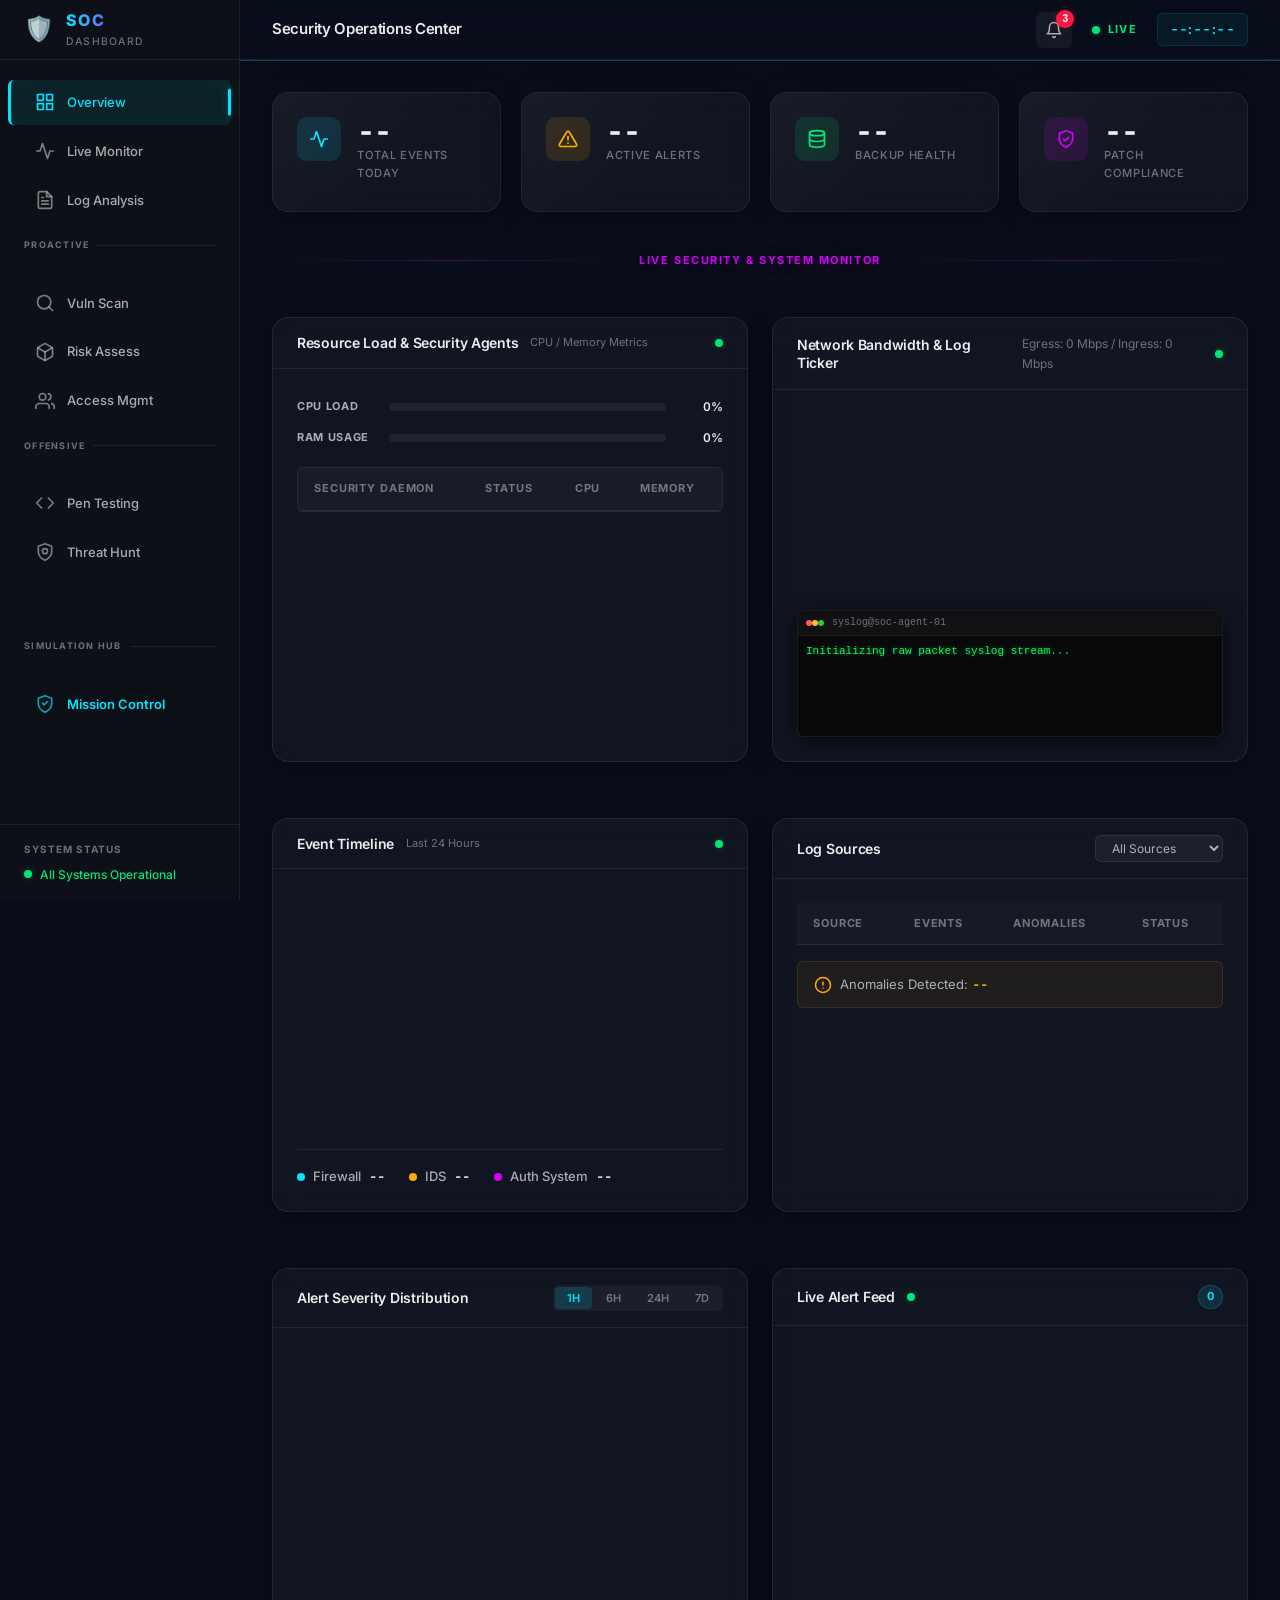
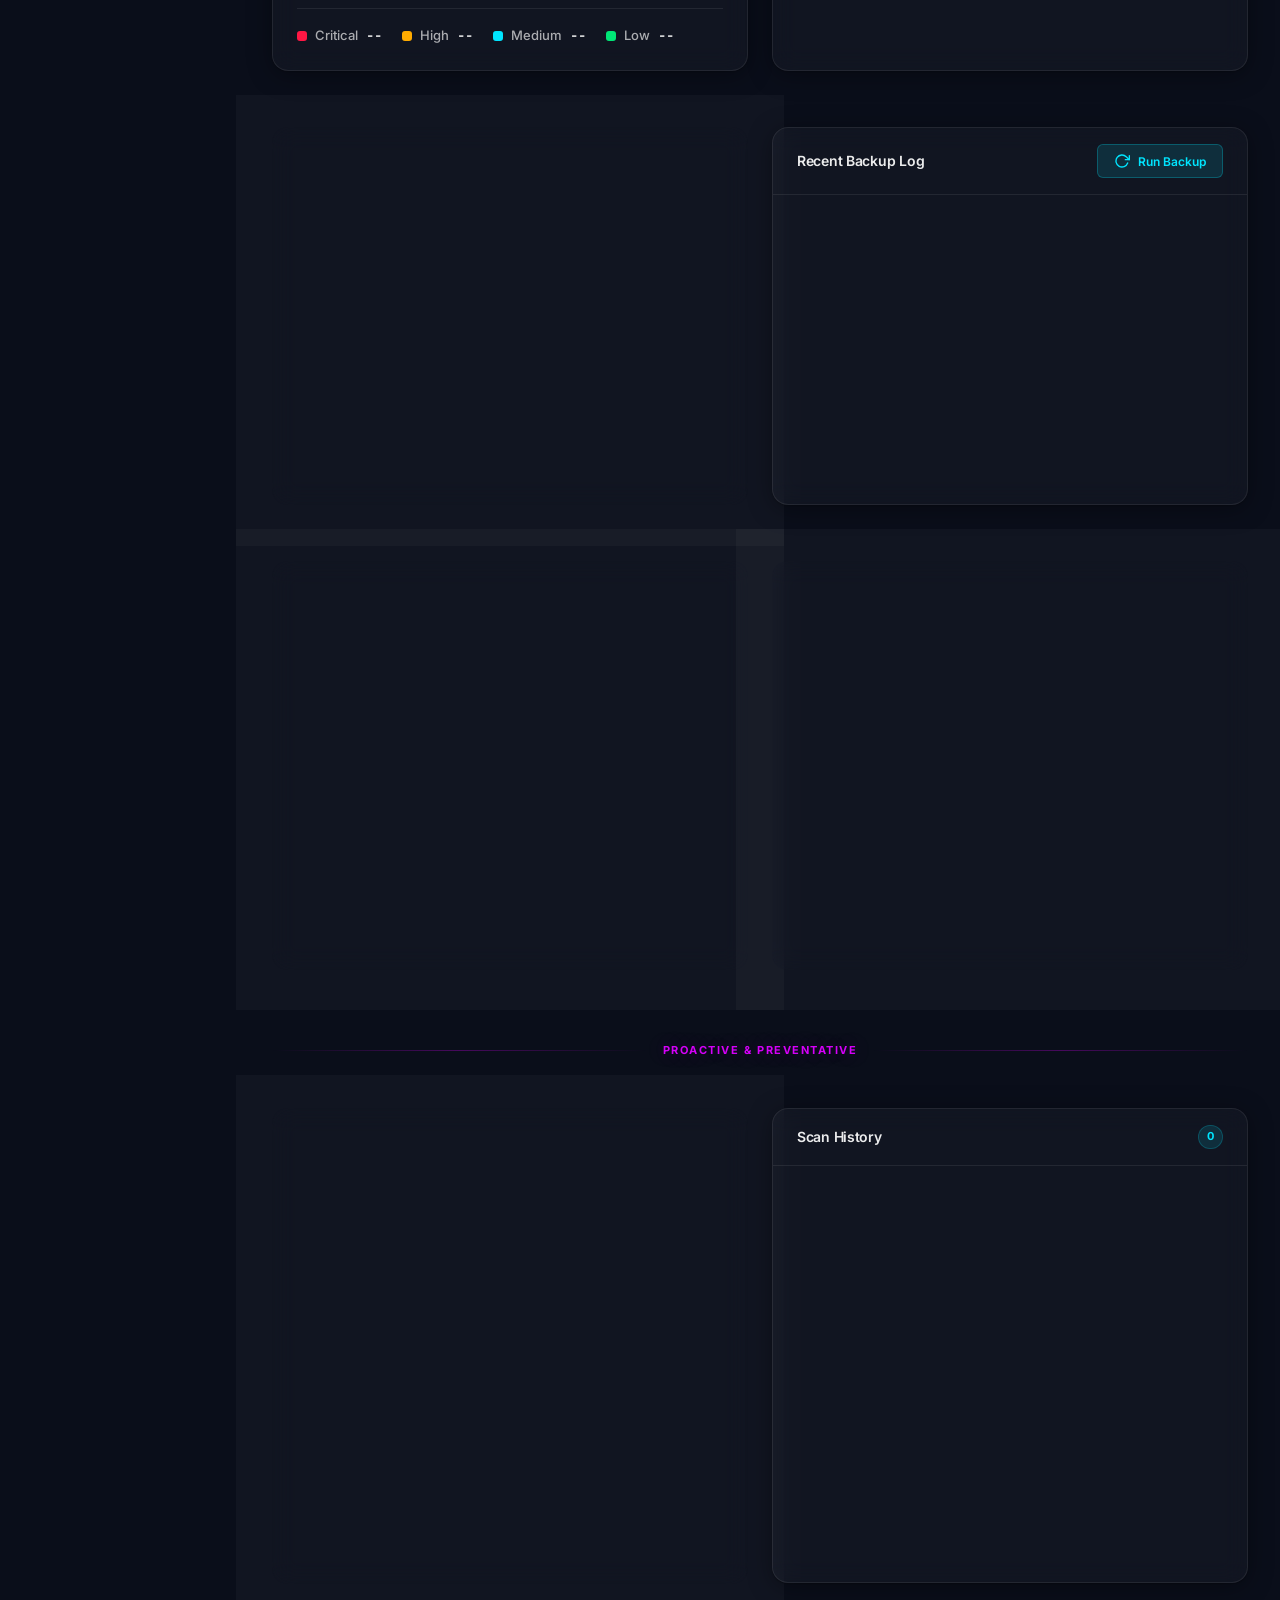
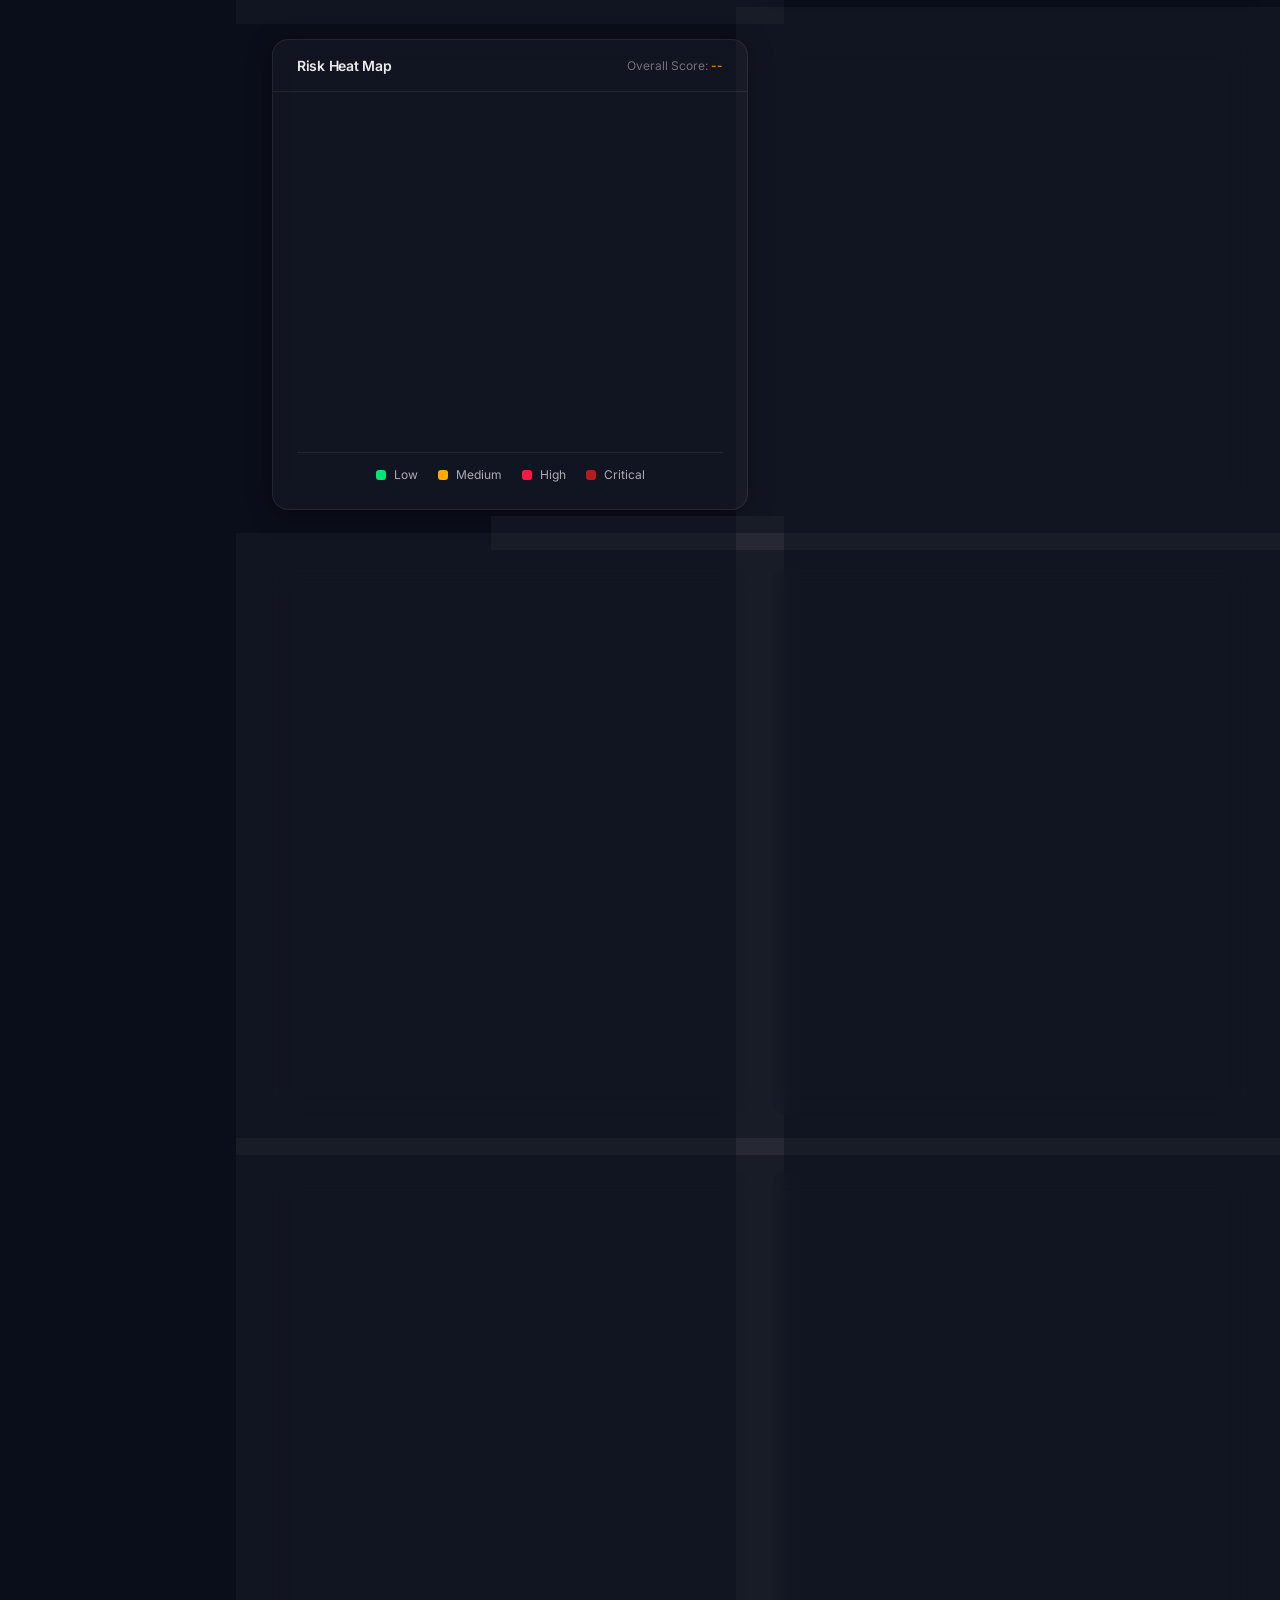
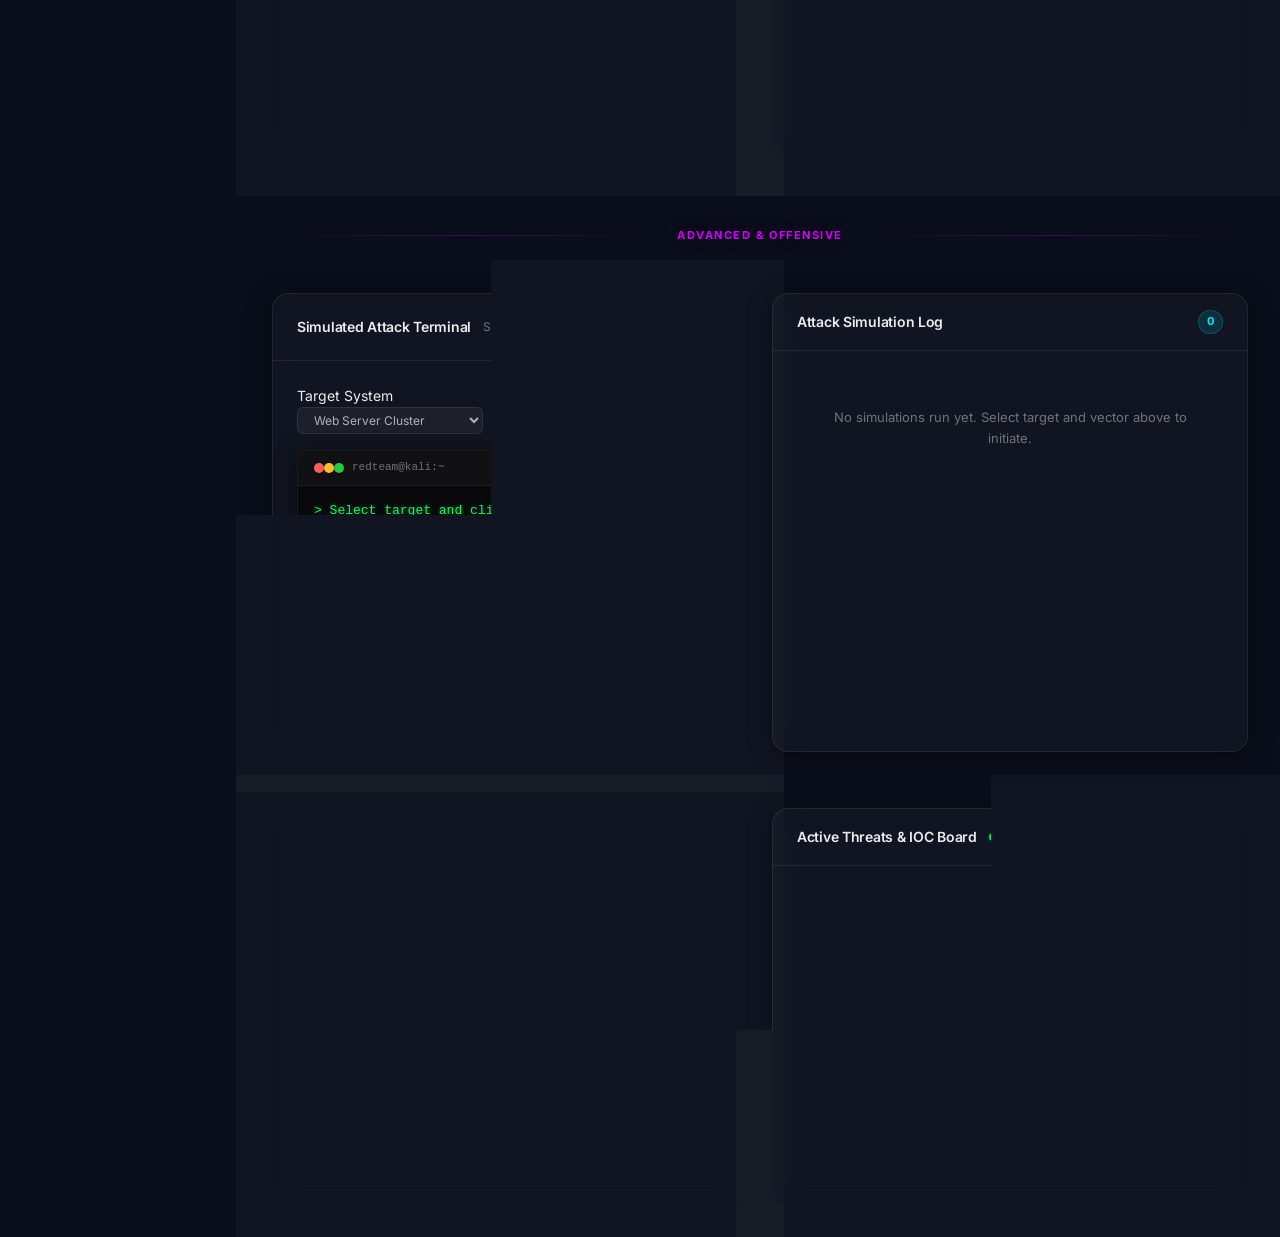
<file: index.html>
<!DOCTYPE html>
<html lang="en">
<head>
  <meta charset="UTF-8">
  <meta name="viewport" content="width=device-width, initial-scale=1.0">
  <title>SOC Dashboard | Security Operations Center</title>
  <meta name="description" content="Real-time security operations monitoring dashboard for log analysis, alert triage, backup verification, and patch management.">
  <link rel="preconnect" href="https://fonts.googleapis.com">
  <link rel="preconnect" href="https://fonts.gstatic.com" crossorigin>
  <link href="https://fonts.googleapis.com/css2?family=Inter:wght@300;400;500;600;700&display=swap" rel="stylesheet">
  <link rel="stylesheet" href="index.css">
</head>
<body>

  <!-- Sidebar Navigation -->
  <nav class="sidebar" id="sidebar">
    <div class="sidebar-logo">
      <span class="logo-icon">🛡️</span>
      <div class="logo-text">
        <span class="logo-title">SOC</span>
        <span class="logo-subtitle">Dashboard</span>
      </div>
    </div>

    <ul class="nav-list">
      <li class="nav-item active" data-section="overviewSection">
        <svg width="20" height="20" viewBox="0 0 24 24" fill="none" stroke="currentColor" stroke-width="2" stroke-linecap="round" stroke-linejoin="round">
          <rect x="3" y="3" width="7" height="7"></rect>
          <rect x="14" y="3" width="7" height="7"></rect>
          <rect x="3" y="14" width="7" height="7"></rect>
          <rect x="14" y="14" width="7" height="7"></rect>
        </svg>
        <span>Overview</span>
      </li>
      <li class="nav-item" data-section="liveMonitorSection">
        <svg width="20" height="20" viewBox="0 0 24 24" fill="none" stroke="currentColor" stroke-width="2" stroke-linecap="round" stroke-linejoin="round">
          <path d="M22 12h-4l-3 9L9 3l-3 9H2"></path>
        </svg>
        <span>Live Monitor</span>
      </li>
      <li class="nav-item" data-section="logSection">
        <svg width="20" height="20" viewBox="0 0 24 24" fill="none" stroke="currentColor" stroke-width="2" stroke-linecap="round" stroke-linejoin="round">
          <path d="M14 2H6a2 2 0 0 0-2 2v16a2 2 0 0 0 2 2h12a2 2 0 0 0 2-2V8z"></path>
          <polyline points="14 2 14 8 20 8"></polyline>
          <line x1="16" y1="13" x2="8" y2="13"></line>
          <line x1="16" y1="17" x2="8" y2="17"></line>
          <polyline points="10 9 9 9 8 9"></polyline>
        </svg>
        <span>Log Analysis</span>
      </li>
      <li class="nav-item" data-section="alertSection">
        <svg width="20" height="20" viewBox="0 0 24 24" fill="none" stroke="currentColor" stroke-width="2" stroke-linecap="round" stroke-linejoin="round">
          <path d="M10.29 3.86L1.82 18a2 2 0 0 0 1.71 3h16.94a2 2 0 0 0 1.71-3L13.71 3.86a2 2 0 0 0-3.42 0z"></path>
          <line x1="12" y1="9" x2="12" y2="13"></line>
          <line x1="12" y1="17" x2="12.01" y2="17"></line>
        </svg>
        <span>Alert Triage</span>
      </li>
      <li class="nav-item" data-section="backupSection">
        <svg width="20" height="20" viewBox="0 0 24 24" fill="none" stroke="currentColor" stroke-width="2" stroke-linecap="round" stroke-linejoin="round">
          <ellipse cx="12" cy="5" rx="9" ry="3"></ellipse>
          <path d="M21 12c0 1.66-4 3-9 3s-9-1.34-9-3"></path>
          <path d="M3 5v14c0 1.66 4 3 9 3s9-1.34 9-3V5"></path>
        </svg>
        <span>Backups</span>
      </li>
      <li class="nav-item" data-section="patchSection">
        <svg width="20" height="20" viewBox="0 0 24 24" fill="none" stroke="currentColor" stroke-width="2" stroke-linecap="round" stroke-linejoin="round">
          <path d="M12 22s8-4 8-10V5l-8-3-8 3v7c0 6 8 10 8 10z"></path>
        </svg>
        <span>Patch Mgmt</span>
      </li>
    </ul>

    <div class="nav-divider">
      <span class="nav-divider-text">Proactive</span>
    </div>

    <ul class="nav-list">
      <li class="nav-item" data-section="vulnScanSection">
        <svg width="20" height="20" viewBox="0 0 24 24" fill="none" stroke="currentColor" stroke-width="2" stroke-linecap="round" stroke-linejoin="round">
          <circle cx="11" cy="11" r="8"></circle>
          <line x1="21" y1="21" x2="16.65" y2="16.65"></line>
        </svg>
        <span>Vuln Scan</span>
      </li>
      <li class="nav-item" data-section="riskSection">
        <svg width="20" height="20" viewBox="0 0 24 24" fill="none" stroke="currentColor" stroke-width="2" stroke-linecap="round" stroke-linejoin="round">
          <path d="M21 16V8a2 2 0 0 0-1-1.73l-7-4a2 2 0 0 0-2 0l-7 4A2 2 0 0 0 3 8v8a2 2 0 0 0 1 1.73l7 4a2 2 0 0 0 2 0l7-4A2 2 0 0 0 21 16z"></path>
          <polyline points="3.27 6.96 12 12.01 20.73 6.96"></polyline>
          <line x1="12" y1="22.08" x2="12" y2="12"></line>
        </svg>
        <span>Risk Assess</span>
      </li>
      <li class="nav-item" data-section="accessSection">
        <svg width="20" height="20" viewBox="0 0 24 24" fill="none" stroke="currentColor" stroke-width="2" stroke-linecap="round" stroke-linejoin="round">
          <path d="M17 21v-2a4 4 0 0 0-4-4H5a4 4 0 0 0-4 4v2"></path>
          <circle cx="9" cy="7" r="4"></circle>
          <path d="M23 21v-2a4 4 0 0 0-3-3.87"></path>
          <path d="M16 3.13a4 4 0 0 1 0 7.75"></path>
        </svg>
        <span>Access Mgmt</span>
      </li>
      <li class="nav-item" data-section="trainingSection">
        <svg width="20" height="20" viewBox="0 0 24 24" fill="none" stroke="currentColor" stroke-width="2" stroke-linecap="round" stroke-linejoin="round">
          <path d="M22 10v6M2 10l10-5 10 5-10 5z"></path>
          <path d="M6 12v5c0 1.1 2.7 3 6 3s6-1.9 6-3v-5"></path>
        </svg>
        <span>Training</span>
      </li>
    </ul>

    <div class="nav-divider">
      <span class="nav-divider-text">Offensive</span>
    </div>

    <ul class="nav-list">
      <li class="nav-item" data-section="penTestSection">
        <svg width="20" height="20" viewBox="0 0 24 24" fill="none" stroke="currentColor" stroke-width="2" stroke-linecap="round" stroke-linejoin="round">
          <polyline points="16 18 22 12 16 6"></polyline>
          <polyline points="8 6 2 12 8 18"></polyline>
        </svg>
        <span>Pen Testing</span>
      </li>
      <li class="nav-item" data-section="threatHuntSection">
        <svg width="20" height="20" viewBox="0 0 24 24" fill="none" stroke="currentColor" stroke-width="2" stroke-linecap="round" stroke-linejoin="round">
          <path d="M12 22s8-4 8-10V5l-8-3-8 3v7c0 6 8 10 8 10z"></path>
          <circle cx="12" cy="11" r="3"></circle>
        </svg>
        <span>Threat Hunt</span>
      </li>
    </ul>

    <div class="nav-divider">
      <span class="nav-divider-text">Simulation Hub</span>
    </div>

    <ul class="nav-list">
      <li class="nav-item" onclick="window.open('cybersecurity.html', '_blank')">
        <svg width="20" height="20" viewBox="0 0 24 24" fill="none" stroke="currentColor" stroke-width="2" stroke-linecap="round" stroke-linejoin="round" style="color: var(--cyan)">
          <path d="M12 22s8-4 8-10V5l-8-3-8 3v7c0 6 8 10 8 10z"></path>
          <polyline points="9 11 11 13 15 9"></polyline>
        </svg>
        <span style="color: var(--cyan); font-weight: 600;">Mission Control</span>
      </li>
    </ul>

    <div class="sidebar-footer">
      <span class="system-status-label">System Status</span>
      <div class="system-status">
        <span class="live-dot green"></span>
        <span>All Systems Operational</span>
      </div>
    </div>
  </nav>

  <!-- Main Content Area -->
  <main class="main-content">

    <!-- Header Bar -->
    <header class="header">
      <div class="header-left">
        <button class="menu-toggle" id="menuToggle" aria-label="Toggle sidebar menu">
          <svg width="20" height="20" viewBox="0 0 24 24" fill="none" stroke="currentColor" stroke-width="2" stroke-linecap="round" stroke-linejoin="round">
            <line x1="3" y1="6" x2="21" y2="6"></line>
            <line x1="3" y1="12" x2="21" y2="12"></line>
            <line x1="3" y1="18" x2="21" y2="18"></line>
          </svg>
        </button>
        <h1 class="page-title">Security Operations Center</h1>
      </div>
      <div class="header-right">
        <button class="notification-btn" id="notificationBtn" aria-label="Notifications">
          <svg width="18" height="18" viewBox="0 0 24 24" fill="none" stroke="currentColor" stroke-width="2" stroke-linecap="round" stroke-linejoin="round">
            <path d="M18 8A6 6 0 0 0 6 8c0 7-3 9-3 9h18s-3-2-3-9"></path>
            <path d="M13.73 21a2 2 0 0 1-3.46 0"></path>
          </svg>
          <span class="notification-badge" id="notificationCount">3</span>
        </button>
        <div class="live-indicator">
          <span class="live-dot green pulse"></span>
          <span class="live-text">LIVE</span>
        </div>
        <div class="clock" id="liveClock">--:--:--</div>
      </div>
    </header>

    <!-- KPI Stats Row (Overview Section) -->
    <section class="kpi-grid" id="overviewSection">
      <div class="kpi-card" style="--delay: 0s">
        <div class="kpi-icon cyan">
          <svg width="20" height="20" viewBox="0 0 24 24" fill="none" stroke="currentColor" stroke-width="2" stroke-linecap="round" stroke-linejoin="round">
            <polyline points="22 12 18 12 15 21 9 3 6 12 2 12"></polyline>
          </svg>
        </div>
        <div class="kpi-info">
          <span class="kpi-value" id="kpiEvents">--</span>
          <span class="kpi-label">Total Events Today</span>
          <span class="kpi-trend" id="kpiEventsTrend"></span>
        </div>
      </div>
      <div class="kpi-card" style="--delay: 0.1s">
        <div class="kpi-icon amber">
          <svg width="20" height="20" viewBox="0 0 24 24" fill="none" stroke="currentColor" stroke-width="2" stroke-linecap="round" stroke-linejoin="round">
            <path d="M10.29 3.86L1.82 18a2 2 0 0 0 1.71 3h16.94a2 2 0 0 0 1.71-3L13.71 3.86a2 2 0 0 0-3.42 0z"></path>
            <line x1="12" y1="9" x2="12" y2="13"></line>
            <line x1="12" y1="17" x2="12.01" y2="17"></line>
          </svg>
        </div>
        <div class="kpi-info">
          <span class="kpi-value" id="kpiAlerts">--</span>
          <span class="kpi-label">Active Alerts</span>
          <span class="kpi-trend" id="kpiAlertsTrend"></span>
        </div>
      </div>
      <div class="kpi-card" style="--delay: 0.2s">
        <div class="kpi-icon green">
          <svg width="20" height="20" viewBox="0 0 24 24" fill="none" stroke="currentColor" stroke-width="2" stroke-linecap="round" stroke-linejoin="round">
            <ellipse cx="12" cy="5" rx="9" ry="3"></ellipse>
            <path d="M21 12c0 1.66-4 3-9 3s-9-1.34-9-3"></path>
            <path d="M3 5v14c0 1.66 4 3 9 3s9-1.34 9-3V5"></path>
          </svg>
        </div>
        <div class="kpi-info">
          <span class="kpi-value" id="kpiBackup">--</span>
          <span class="kpi-label">Backup Health</span>
          <span class="kpi-trend" id="kpiBackupTrend"></span>
        </div>
      </div>
      <div class="kpi-card" style="--delay: 0.3s">
        <div class="kpi-icon purple">
          <svg width="20" height="20" viewBox="0 0 24 24" fill="none" stroke="currentColor" stroke-width="2" stroke-linecap="round" stroke-linejoin="round">
            <path d="M12 22s8-4 8-10V5l-8-3-8 3v7c0 6 8 10 8 10z"></path>
            <polyline points="9 12 11 14 15 10"></polyline>
          </svg>
        </div>
        <div class="kpi-info">
          <span class="kpi-value" id="kpiPatch">--</span>
          <span class="kpi-label">Patch Compliance</span>
          <span class="kpi-trend" id="kpiPatchTrend"></span>
        </div>
      </div>
    </section>

    <!-- Live Security & System Monitor Section -->
    <div class="section-divider" id="liveMonitorHeader">
      <div class="section-divider-line"></div>
      <span class="section-divider-label">Live Security & System Monitor</span>
      <div class="section-divider-line"></div>
    </div>

    <section class="widgets-grid" id="liveMonitorSection">
      <!-- Widget 1: Real-time System Resources -->
      <article class="widget" style="--delay: 0s">
        <div class="widget-header">
          <div class="widget-title-group">
            <h2 class="widget-title">Resource Load & Security Agents</h2>
            <span class="widget-subtitle">CPU / Memory Metrics</span>
          </div>
          <span class="live-dot green pulse"></span>
        </div>
        <div class="widget-body">
          <div class="resource-gauges">
            <div class="gauge-container">
              <span class="gauge-label">CPU LOAD</span>
              <div class="progress-bar-track">
                <div class="progress-bar-fill cyan" id="cpuLoadBar" style="width: 0%"></div>
              </div>
              <span class="gauge-value" id="cpuLoadValue">0%</span>
            </div>
            <div class="gauge-container">
              <span class="gauge-label">RAM USAGE</span>
              <div class="progress-bar-track">
                <div class="progress-bar-fill purple" id="ramUsageBar" style="width: 0%"></div>
              </div>
              <span class="gauge-value" id="ramUsageValue">0%</span>
            </div>
          </div>
          <div class="agent-table-wrapper" style="margin-top: var(--sp-4)">
            <table class="data-table" style="font-size: 0.75rem; width: 100%">
              <thead>
                <tr>
                  <th>Security Daemon</th>
                  <th>Status</th>
                  <th>CPU</th>
                  <th>Memory</th>
                </tr>
              </thead>
              <tbody id="agentTableBody">
                <!-- Dynamically populated -->
              </tbody>
            </table>
          </div>
        </div>
      </article>

      <!-- Widget 2: Live Network Bandwidth & Packets -->
      <article class="widget" style="--delay: 0.1s">
        <div class="widget-header">
          <div class="widget-title-group">
            <h2 class="widget-title">Network Bandwidth & Log Ticker</h2>
            <span class="widget-meta">Egress: <span id="liveEgressRate">0 Mbps</span> / Ingress: <span id="liveIngressRate">0 Mbps</span></span>
          </div>
          <span class="live-dot green pulse"></span>
        </div>
        <div class="widget-body">
          <div class="chart-container" style="height: 140px; margin-bottom: var(--sp-4)">
            <canvas id="liveNetworkChart"></canvas>
          </div>
          <div class="terminal-container" style="border-radius: var(--radius-sm)">
            <div class="terminal-header" style="padding: var(--sp-1) var(--sp-2)">
              <span class="terminal-dot red" style="width:6px; height:6px"></span>
              <span class="terminal-dot amber" style="width:6px; height:6px"></span>
              <span class="terminal-dot green" style="width:6px; height:6px"></span>
              <span class="terminal-title" style="font-size:0.625rem">syslog@soc-agent-01</span>
            </div>
            <pre class="terminal-console" id="livePacketStream" style="height: 100px; font-size: 0.6875rem; padding: var(--sp-2)">Initializing raw packet syslog stream...</pre>
          </div>
        </div>
      </article>
    </section>

    <!-- Log Analysis Section -->
    <section class="widgets-grid" id="logSection">
      <article class="widget" style="--delay: 0s">
        <div class="widget-header">
          <div class="widget-title-group">
            <h2 class="widget-title">Event Timeline</h2>
            <span class="widget-subtitle">Last 24 Hours</span>
          </div>
          <span class="live-dot green pulse"></span>
        </div>
        <div class="widget-body">
          <div class="chart-container">
            <canvas id="eventTimelineChart"></canvas>
          </div>
          <div class="log-sources">
            <div class="source-item">
              <span class="source-dot" style="background: var(--cyan)"></span>
              <span class="source-label">Firewall</span>
              <span class="source-count" id="firewallCount">--</span>
            </div>
            <div class="source-item">
              <span class="source-dot" style="background: var(--amber)"></span>
              <span class="source-label">IDS</span>
              <span class="source-count" id="idsCount">--</span>
            </div>
            <div class="source-item">
              <span class="source-dot" style="background: var(--purple)"></span>
              <span class="source-label">Auth System</span>
              <span class="source-count" id="authCount">--</span>
            </div>
          </div>
        </div>
      </article>

      <article class="widget" style="--delay: 0.1s">
        <div class="widget-header">
          <h2 class="widget-title">Log Sources</h2>
          <select class="filter-dropdown" id="logSourceFilter">
            <option value="all">All Sources</option>
            <option value="firewall">Firewall</option>
            <option value="ids">IDS</option>
            <option value="auth">Authentication</option>
          </select>
        </div>
        <div class="widget-body">
          <table class="data-table">
            <thead>
              <tr>
                <th>Source</th>
                <th>Events</th>
                <th>Anomalies</th>
                <th>Status</th>
              </tr>
            </thead>
            <tbody id="logTableBody"></tbody>
          </table>
          <div class="anomaly-counter">
            <svg width="18" height="18" viewBox="0 0 24 24" fill="none" stroke="currentColor" stroke-width="2" stroke-linecap="round" stroke-linejoin="round">
              <circle cx="12" cy="12" r="10"></circle>
              <line x1="12" y1="8" x2="12" y2="12"></line>
              <line x1="12" y1="16" x2="12.01" y2="16"></line>
            </svg>
            <span>Anomalies Detected: <strong id="anomalyCount">--</strong></span>
          </div>
        </div>
      </article>
    </section>

    <!-- Alert Triage Section -->
    <section class="widgets-grid" id="alertSection">
      <article class="widget" style="--delay: 0s">
        <div class="widget-header">
          <h2 class="widget-title">Alert Severity Distribution</h2>
          <div class="time-filter-tabs">
            <button class="tab active" data-range="1h">1H</button>
            <button class="tab" data-range="6h">6H</button>
            <button class="tab" data-range="24h">24H</button>
            <button class="tab" data-range="7d">7D</button>
          </div>
        </div>
        <div class="widget-body">
          <div class="chart-container">
            <canvas id="severityChart"></canvas>
          </div>
          <div class="severity-legend">
            <div class="legend-item">
              <span class="legend-dot" style="background: var(--red)"></span>
              <span class="legend-label">Critical</span>
              <span class="legend-count" id="criticalCount">--</span>
            </div>
            <div class="legend-item">
              <span class="legend-dot" style="background: var(--amber)"></span>
              <span class="legend-label">High</span>
              <span class="legend-count" id="highCount">--</span>
            </div>
            <div class="legend-item">
              <span class="legend-dot" style="background: var(--cyan)"></span>
              <span class="legend-label">Medium</span>
              <span class="legend-count" id="mediumCount">--</span>
            </div>
            <div class="legend-item">
              <span class="legend-dot" style="background: var(--green)"></span>
              <span class="legend-label">Low</span>
              <span class="legend-count" id="lowCount">--</span>
            </div>
          </div>
        </div>
      </article>

      <article class="widget" style="--delay: 0.1s">
        <div class="widget-header">
          <div class="widget-title-group">
            <h2 class="widget-title">Live Alert Feed</h2>
            <span class="live-dot green pulse"></span>
          </div>
          <span class="count-badge" id="alertCount">0</span>
        </div>
        <div class="widget-body">
          <div class="alert-feed" id="alertFeed"></div>
        </div>
      </article>
    </section>

    <!-- Backup Verification Section -->
    <section class="widgets-grid" id="backupSection">
      <article class="widget" style="--delay: 0s">
        <div class="widget-header">
          <h2 class="widget-title">Backup Health Overview</h2>
          <span class="widget-meta">Last Check: <span id="lastBackupCheck">--:--</span></span>
        </div>
        <div class="widget-body">
          <div class="progress-ring-container">
            <svg class="progress-ring" width="200" height="200" viewBox="0 0 200 200">
              <circle class="progress-ring-bg" cx="100" cy="100" r="90" fill="none" stroke-width="10"></circle>
              <circle class="progress-ring-fill" id="backupProgress" cx="100" cy="100" r="90" fill="none" stroke-width="10" stroke-dasharray="565.48" stroke-dashoffset="565.48" stroke-linecap="round"></circle>
            </svg>
            <div class="progress-ring-text">
              <span class="ring-percent" id="backupPercent">--%</span>
              <span class="ring-label">Healthy</span>
            </div>
          </div>
          <div class="metric-boxes">
            <div class="metric-box">
              <span class="metric-value" id="totalBackups">--</span>
              <span class="metric-label">Total Backups</span>
            </div>
            <div class="metric-box">
              <span class="metric-value" id="encryptedBackups">--</span>
              <span class="metric-label">Encrypted</span>
            </div>
            <div class="metric-box">
              <span class="metric-value" id="failedBackups">--</span>
              <span class="metric-label">Failed</span>
            </div>
          </div>
        </div>
      </article>

      <article class="widget" style="--delay: 0.1s">
        <div class="widget-header">
          <h2 class="widget-title">Recent Backup Log</h2>
          <button class="btn-primary" id="runBackupBtn">
            <svg width="16" height="16" viewBox="0 0 24 24" fill="none" stroke="currentColor" stroke-width="2" stroke-linecap="round" stroke-linejoin="round">
              <polyline points="23 4 23 10 17 10"></polyline>
              <path d="M20.49 15a9 9 0 1 1-2.12-9.36L23 10"></path>
            </svg>
            Run Backup
          </button>
        </div>
        <div class="widget-body">
          <ul class="backup-log" id="backupLog"></ul>
        </div>
      </article>
    </section>

    <!-- Patch Management Section -->
    <section class="widgets-grid" id="patchSection">
      <article class="widget" style="--delay: 0s">
        <div class="widget-header">
          <h2 class="widget-title">Patch Compliance</h2>
          <span class="compliance-badge" id="compliancePercent">--%</span>
        </div>
        <div class="widget-body">
          <div class="chart-container">
            <canvas id="complianceChart"></canvas>
          </div>
          <div class="patch-stats">
            <div class="patch-stat">
              <span class="stat-dot green"></span>
              <span class="stat-label">Up to Date</span>
              <span class="stat-value" id="patchUpToDate">--</span>
            </div>
            <div class="patch-stat">
              <span class="stat-dot amber"></span>
              <span class="stat-label">Pending</span>
              <span class="stat-value" id="patchPending">--</span>
            </div>
            <div class="patch-stat">
              <span class="stat-dot red"></span>
              <span class="stat-label">Critical Missing</span>
              <span class="stat-value" id="patchCritical">--</span>
            </div>
          </div>
        </div>
      </article>

      <article class="widget" style="--delay: 0.1s">
        <div class="widget-header">
          <div class="widget-title-group">
            <h2 class="widget-title">Vulnerability Queue</h2>
            <span class="count-badge" id="vulnCount">0</span>
          </div>
          <button class="btn-primary" id="applyAllBtn">
            <svg width="16" height="16" viewBox="0 0 24 24" fill="none" stroke="currentColor" stroke-width="2" stroke-linecap="round" stroke-linejoin="round">
              <polyline points="20 6 9 17 4 12"></polyline>
            </svg>
            Apply All
          </button>
        </div>
        <div class="widget-body">
          <ul class="patch-list" id="patchList"></ul>
        </div>
      </article>
    </section>

    <!-- ═══ PROACTIVE & PREVENTATIVE SECTION ═══ -->
    <div class="section-divider" id="proactiveHeader">
      <div class="section-divider-line"></div>
      <span class="section-divider-label">Proactive & Preventative</span>
      <div class="section-divider-line"></div>
    </div>

    <!-- Vulnerability Scanning Section -->
    <section class="widgets-grid" id="vulnScanSection">
      <article class="widget" style="--delay: 0s">
        <div class="widget-header">
          <div class="widget-title-group">
            <h2 class="widget-title">Vulnerability Scanner</h2>
            <span class="live-dot green pulse"></span>
          </div>
          <button class="btn-primary" id="runScanBtn">
            <svg width="16" height="16" viewBox="0 0 24 24" fill="none" stroke="currentColor" stroke-width="2" stroke-linecap="round" stroke-linejoin="round">
              <circle cx="11" cy="11" r="8"></circle>
              <line x1="21" y1="21" x2="16.65" y2="16.65"></line>
            </svg>
            Run Scan
          </button>
        </div>
        <div class="widget-body">
          <div class="scan-progress-container" id="scanProgressContainer" style="display:none">
            <div class="scan-progress-bar-track">
              <div class="scan-progress-bar-fill" id="scanProgressBar"></div>
            </div>
            <span class="scan-progress-text" id="scanProgressText">0%</span>
          </div>
          <div class="vuln-summary">
            <div class="vuln-stat">
              <span class="vuln-stat-value text-red" id="vulnCritical">--</span>
              <span class="vuln-stat-label">Critical</span>
            </div>
            <div class="vuln-stat">
              <span class="vuln-stat-value text-amber" id="vulnHigh">--</span>
              <span class="vuln-stat-label">High</span>
            </div>
            <div class="vuln-stat">
              <span class="vuln-stat-value text-cyan" id="vulnMedium">--</span>
              <span class="vuln-stat-label">Medium</span>
            </div>
            <div class="vuln-stat">
              <span class="vuln-stat-value text-green" id="vulnLow">--</span>
              <span class="vuln-stat-label">Low</span>
            </div>
          </div>
          <div class="chart-container" style="height: 200px;">
            <canvas id="vulnTrendChart"></canvas>
          </div>
          <div class="scan-meta">
            <span>Last Scan: <strong id="lastScanTime">--</strong></span>
            <span>Hosts Scanned: <strong id="hostsScanned">--</strong></span>
          </div>
        </div>
      </article>

      <article class="widget" style="--delay: 0.1s">
        <div class="widget-header">
          <h2 class="widget-title">Scan History</h2>
          <span class="count-badge" id="scanHistoryCount">0</span>
        </div>
        <div class="widget-body">
          <ul class="scan-history-list" id="scanHistoryList"></ul>
        </div>
      </article>
    </section>

    <!-- Risk Assessments Section -->
    <section class="widgets-grid" id="riskSection">
      <article class="widget" style="--delay: 0s">
        <div class="widget-header">
          <h2 class="widget-title">Risk Heat Map</h2>
          <span class="widget-meta">Overall Score: <span class="text-amber" id="overallRiskScore">--</span></span>
        </div>
        <div class="widget-body">
          <div class="risk-matrix" id="riskMatrix"></div>
          <div class="risk-legend-bar">
            <span class="risk-legend-item"><span class="risk-dot" style="background:var(--green)"></span> Low</span>
            <span class="risk-legend-item"><span class="risk-dot" style="background:var(--amber)"></span> Medium</span>
            <span class="risk-legend-item"><span class="risk-dot" style="background:var(--red)"></span> High</span>
            <span class="risk-legend-item"><span class="risk-dot" style="background:#b71c1c"></span> Critical</span>
          </div>
        </div>
      </article>

      <article class="widget" style="--delay: 0.1s">
        <div class="widget-header">
          <h2 class="widget-title">Risk Register</h2>
          <span class="count-badge" id="openRiskCount">0</span>
        </div>
        <div class="widget-body">
          <ul class="risk-register" id="riskRegister"></ul>
        </div>
      </article>
    </section>

    <!-- Access Management Section -->
    <section class="widgets-grid" id="accessSection">
      <article class="widget" style="--delay: 0s">
        <div class="widget-header">
          <h2 class="widget-title">IAM Overview</h2>
          <span class="widget-meta">Last Audit: <span id="lastAuditTime">--</span></span>
        </div>
        <div class="widget-body">
          <div class="iam-stats">
            <div class="iam-stat-card">
              <span class="iam-stat-icon text-cyan">
                <svg width="20" height="20" viewBox="0 0 24 24" fill="none" stroke="currentColor" stroke-width="2"><path d="M17 21v-2a4 4 0 0 0-4-4H5a4 4 0 0 0-4 4v2"></path><circle cx="9" cy="7" r="4"></circle></svg>
              </span>
              <div>
                <span class="iam-stat-value" id="totalUsers">--</span>
                <span class="iam-stat-label">Total Users</span>
              </div>
            </div>
            <div class="iam-stat-card">
              <span class="iam-stat-icon text-green">
                <svg width="20" height="20" viewBox="0 0 24 24" fill="none" stroke="currentColor" stroke-width="2"><rect x="3" y="11" width="18" height="11" rx="2" ry="2"></rect><path d="M7 11V7a5 5 0 0 1 10 0v4"></path></svg>
              </span>
              <div>
                <span class="iam-stat-value" id="mfaEnabled">--</span>
                <span class="iam-stat-label">MFA Enabled</span>
              </div>
            </div>
            <div class="iam-stat-card">
              <span class="iam-stat-icon text-amber">
                <svg width="20" height="20" viewBox="0 0 24 24" fill="none" stroke="currentColor" stroke-width="2"><path d="M12 22s8-4 8-10V5l-8-3-8 3v7c0 6 8 10 8 10z"></path></svg>
              </span>
              <div>
                <span class="iam-stat-value" id="privilegedAccounts">--</span>
                <span class="iam-stat-label">Privileged</span>
              </div>
            </div>
            <div class="iam-stat-card">
              <span class="iam-stat-icon text-red">
                <svg width="20" height="20" viewBox="0 0 24 24" fill="none" stroke="currentColor" stroke-width="2"><circle cx="12" cy="12" r="10"></circle><line x1="12" y1="8" x2="12" y2="12"></line><line x1="12" y1="16" x2="12.01" y2="16"></line></svg>
              </span>
              <div>
                <span class="iam-stat-value" id="dormantAccounts">--</span>
                <span class="iam-stat-label">Dormant</span>
              </div>
            </div>
          </div>
          <div class="mfa-progress-section">
            <div class="mfa-header">
              <span>MFA Adoption Rate</span>
              <span class="text-green" id="mfaPercent">--%</span>
            </div>
            <div class="progress-bar-track">
              <div class="progress-bar-fill green" id="mfaBar" style="width: 0%"></div>
            </div>
          </div>
          <div class="chart-container" style="height: 200px;">
            <canvas id="accessChart"></canvas>
          </div>
        </div>
      </article>

      <article class="widget" style="--delay: 0.1s">
        <div class="widget-header">
          <div class="widget-title-group">
            <h2 class="widget-title">Privilege Audit Log</h2>
            <span class="live-dot green pulse"></span>
          </div>
          <button class="btn-primary" id="runAuditBtn">
            <svg width="16" height="16" viewBox="0 0 24 24" fill="none" stroke="currentColor" stroke-width="2"><polyline points="20 6 9 17 4 12"></polyline></svg>
            Run Audit
          </button>
        </div>
        <div class="widget-body">
          <ul class="audit-log" id="auditLog"></ul>
        </div>
      </article>
    </section>

    <!-- Security Awareness Training Section -->
    <section class="widgets-grid" id="trainingSection">
      <article class="widget" style="--delay: 0s">
        <div class="widget-header">
          <h2 class="widget-title">Training Progress</h2>
          <span class="compliance-badge" id="trainingPercent">--%</span>
        </div>
        <div class="widget-body">
          <div class="training-overview">
            <div class="training-ring-wrapper">
              <svg class="progress-ring" width="160" height="160" viewBox="0 0 160 160">
                <circle class="progress-ring-bg" cx="80" cy="80" r="70" fill="none" stroke-width="10"></circle>
                <circle class="progress-ring-fill training-ring" id="trainingProgress" cx="80" cy="80" r="70" fill="none" stroke-width="10" stroke-dasharray="439.82" stroke-dashoffset="439.82" stroke-linecap="round"></circle>
              </svg>
              <div class="progress-ring-text" style="width:160px;height:160px">
                <span class="ring-percent" id="trainingRingPercent">--%</span>
                <span class="ring-label">Complete</span>
              </div>
            </div>
            <div class="training-stats-col">
              <div class="training-stat">
                <span class="training-stat-value" id="trainEnrolled">--</span>
                <span class="training-stat-label">Enrolled</span>
              </div>
              <div class="training-stat">
                <span class="training-stat-value" id="trainCompleted">--</span>
                <span class="training-stat-label">Completed</span>
              </div>
              <div class="training-stat">
                <span class="training-stat-value" id="trainOverdue">--</span>
                <span class="training-stat-label">Overdue</span>
              </div>
            </div>
          </div>
          <div class="chart-container" style="height: 200px; margin-top: var(--sp-4)">
            <canvas id="trainingChart"></canvas>
          </div>
        </div>
      </article>

      <article class="widget" style="--delay: 0.1s">
        <div class="widget-header">
          <h2 class="widget-title">Phishing Simulation Results</h2>
          <span class="count-badge" id="phishingCampaigns">0</span>
        </div>
        <div class="widget-body">
          <div class="phishing-summary">
            <div class="phishing-stat">
              <span class="phishing-stat-value text-green" id="phishPassed">--%</span>
              <span class="phishing-stat-label">Passed</span>
            </div>
            <div class="phishing-stat">
              <span class="phishing-stat-value text-amber" id="phishClicked">--%</span>
              <span class="phishing-stat-label">Clicked Link</span>
            </div>
            <div class="phishing-stat">
              <span class="phishing-stat-value text-red" id="phishFailed">--%</span>
              <span class="phishing-stat-label">Submitted Creds</span>
            </div>
          </div>
          <ul class="phishing-log" id="phishingLog"></ul>
        </div>
      </article>
    </section>

    <!-- ═══ ADVANCED & OFFENSIVE SECTION ═══ -->
    <div class="section-divider" id="offensiveHeader">
      <div class="section-divider-line"></div>
      <span class="section-divider-label">Advanced & Offensive</span>
      <div class="section-divider-line"></div>
    </div>

    <!-- Penetration Testing Section -->
    <section class="widgets-grid" id="penTestSection">
      <article class="widget" style="--delay: 0s">
        <div class="widget-header">
          <div class="widget-title-group">
            <h2 class="widget-title">Simulated Attack Terminal</h2>
            <span class="widget-meta">Status: <span id="penTestStatus" class="text-muted">Idle</span></span>
          </div>
          <button class="btn-primary" id="startPenTestBtn">
            <svg width="16" height="16" viewBox="0 0 24 24" fill="none" stroke="currentColor" stroke-width="2" stroke-linecap="round" stroke-linejoin="round">
              <polygon points="5 3 19 12 5 21 5 3"></polygon>
            </svg>
            Launch Attack
          </button>
        </div>
        <div class="widget-body">
          <div class="pentest-config">
            <div class="config-field">
              <label for="penTestTarget">Target System</label>
              <select id="penTestTarget" class="filter-dropdown">
                <option value="Web Server Cluster">Web Server Cluster</option>
                <option value="Active Directory DC">Active Directory DC</option>
                <option value="Database Server">Database Server Cluster</option>
                <option value="VPN Gateway">VPN Gateway</option>
              </select>
            </div>
            <div class="config-field">
              <label for="penTestVector">Attack Vector</label>
              <select id="penTestVector" class="filter-dropdown">
                <option value="sql_injection">SQL Injection (OWASP A03)</option>
                <option value="credential_stuffing">Credential Stuffing (Auth Bypass)</option>
                <option value="rce_exploit">RCE Exploit (CVE-2026-31337)</option>
                <option value="priv_escalation">Privilege Escalation (Kernel Exploit)</option>
              </select>
            </div>
          </div>
          <div class="terminal-container">
            <div class="terminal-header">
              <span class="terminal-dot red"></span>
              <span class="terminal-dot amber"></span>
              <span class="terminal-dot green"></span>
              <span class="terminal-title">redteam@kali:~</span>
            </div>
            <pre class="terminal-console" id="penTestConsole">> Select target and click "Launch Attack" to begin simulated penetration test...</pre>
          </div>
        </div>
      </article>

      <article class="widget" style="--delay: 0.1s">
        <div class="widget-header">
          <h2 class="widget-title">Attack Simulation Log</h2>
          <span class="count-badge" id="penTestSimCount">0</span>
        </div>
        <div class="widget-body">
          <ul class="pentest-log" id="penTestLog">
            <li class="pentest-log-placeholder">No simulations run yet. Select target and vector above to initiate.</li>
          </ul>
        </div>
      </article>
    </section>

    <!-- Threat Hunting Section -->
    <section class="widgets-grid" id="threatHuntSection">
      <article class="widget" style="--delay: 0s">
        <div class="widget-header">
          <div class="widget-title-group">
            <h2 class="widget-title">Endpoint Security Search</h2>
            <span class="widget-meta">Last Scan: <span id="lastHuntTime">--</span></span>
          </div>
          <button class="btn-primary" id="startHuntBtn">
            <svg width="16" height="16" viewBox="0 0 24 24" fill="none" stroke="currentColor" stroke-width="2" stroke-linecap="round" stroke-linejoin="round">
              <circle cx="11" cy="11" r="8"></circle>
              <line x1="21" y1="21" x2="16.65" y2="16.65"></line>
            </svg>
            Scan Endpoints
          </button>
        </div>
        <div class="widget-body">
          <div class="config-field" style="margin-bottom: var(--sp-4)">
            <label for="huntQuery">Threat Hunt Query Type</label>
            <select id="huntQuery" class="filter-dropdown" style="width: 100%">
              <option value="powershell_egress">Suspicious PowerShell Egress Traffic</option>
              <option value="registry_run_keys">Persistence Mechanism Registry Run Keys</option>
              <option value="lsass_memory_dump">LSASS Memory Extraction Attempts</option>
              <option value="suspicious_scheduled_tasks">Unusual Scheduled Tasks</option>
            </select>
          </div>
          <div class="radar-scan-container">
            <div class="radar-circle">
              <div class="radar-sweep" id="radarSweep"></div>
              <div class="radar-blip blip-1" style="top: 40%; left: 60%"></div>
              <div class="radar-blip blip-2" style="top: 70%; left: 30%"></div>
              <div class="radar-blip blip-3" style="top: 25%; left: 20%"></div>
            </div>
            <div class="radar-label">
              <span id="radarStatusText">Endpoints Shield Active</span>
            </div>
          </div>
        </div>
      </article>

      <article class="widget" style="--delay: 0.1s">
        <div class="widget-header">
          <div class="widget-title-group">
            <h2 class="widget-title">Active Threats & IOC Board</h2>
            <span class="live-dot green pulse"></span>
          </div>
          <span class="count-badge" id="threatHuntCount">0</span>
        </div>
        <div class="widget-body">
          <ul class="threat-hunt-log" id="threatHuntLog"></ul>
        </div>
      </article>
    </section>

  </main>

  <script src="app.js"></script>
</body>
</html>
</file>
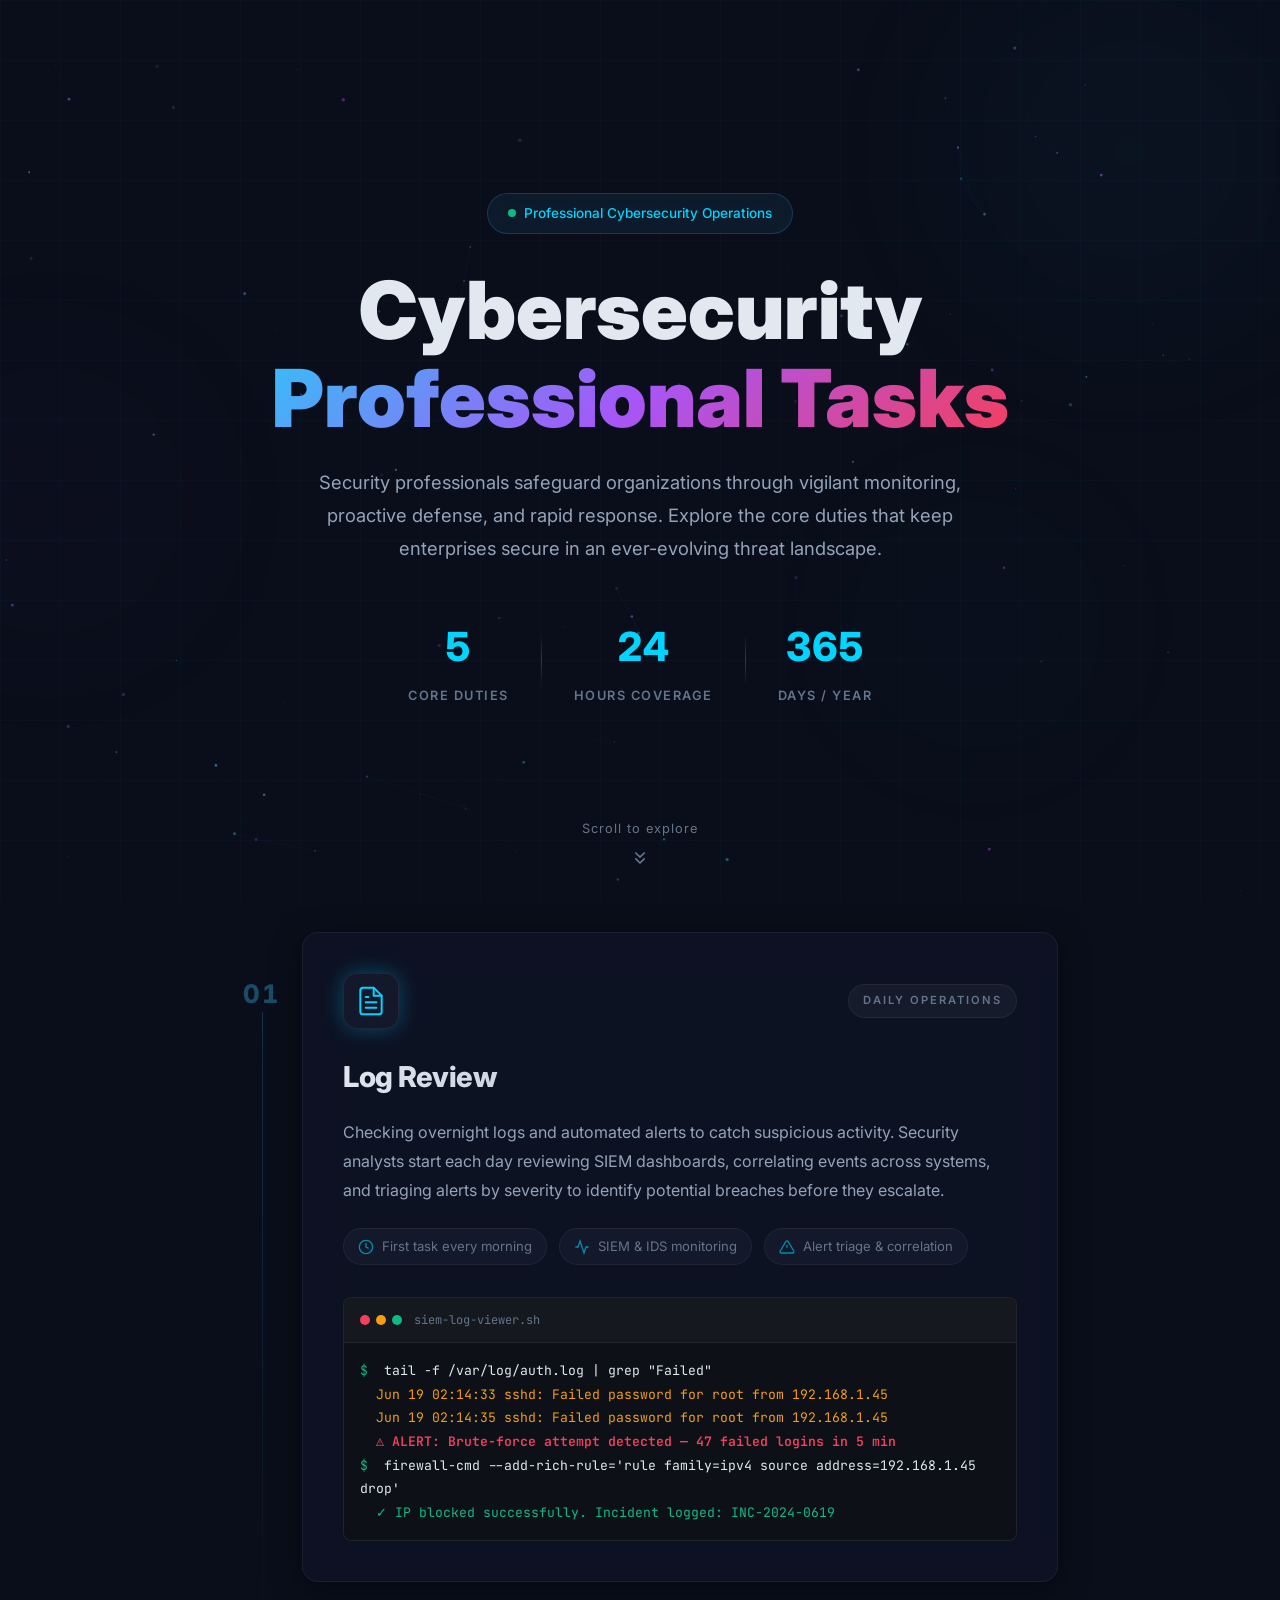
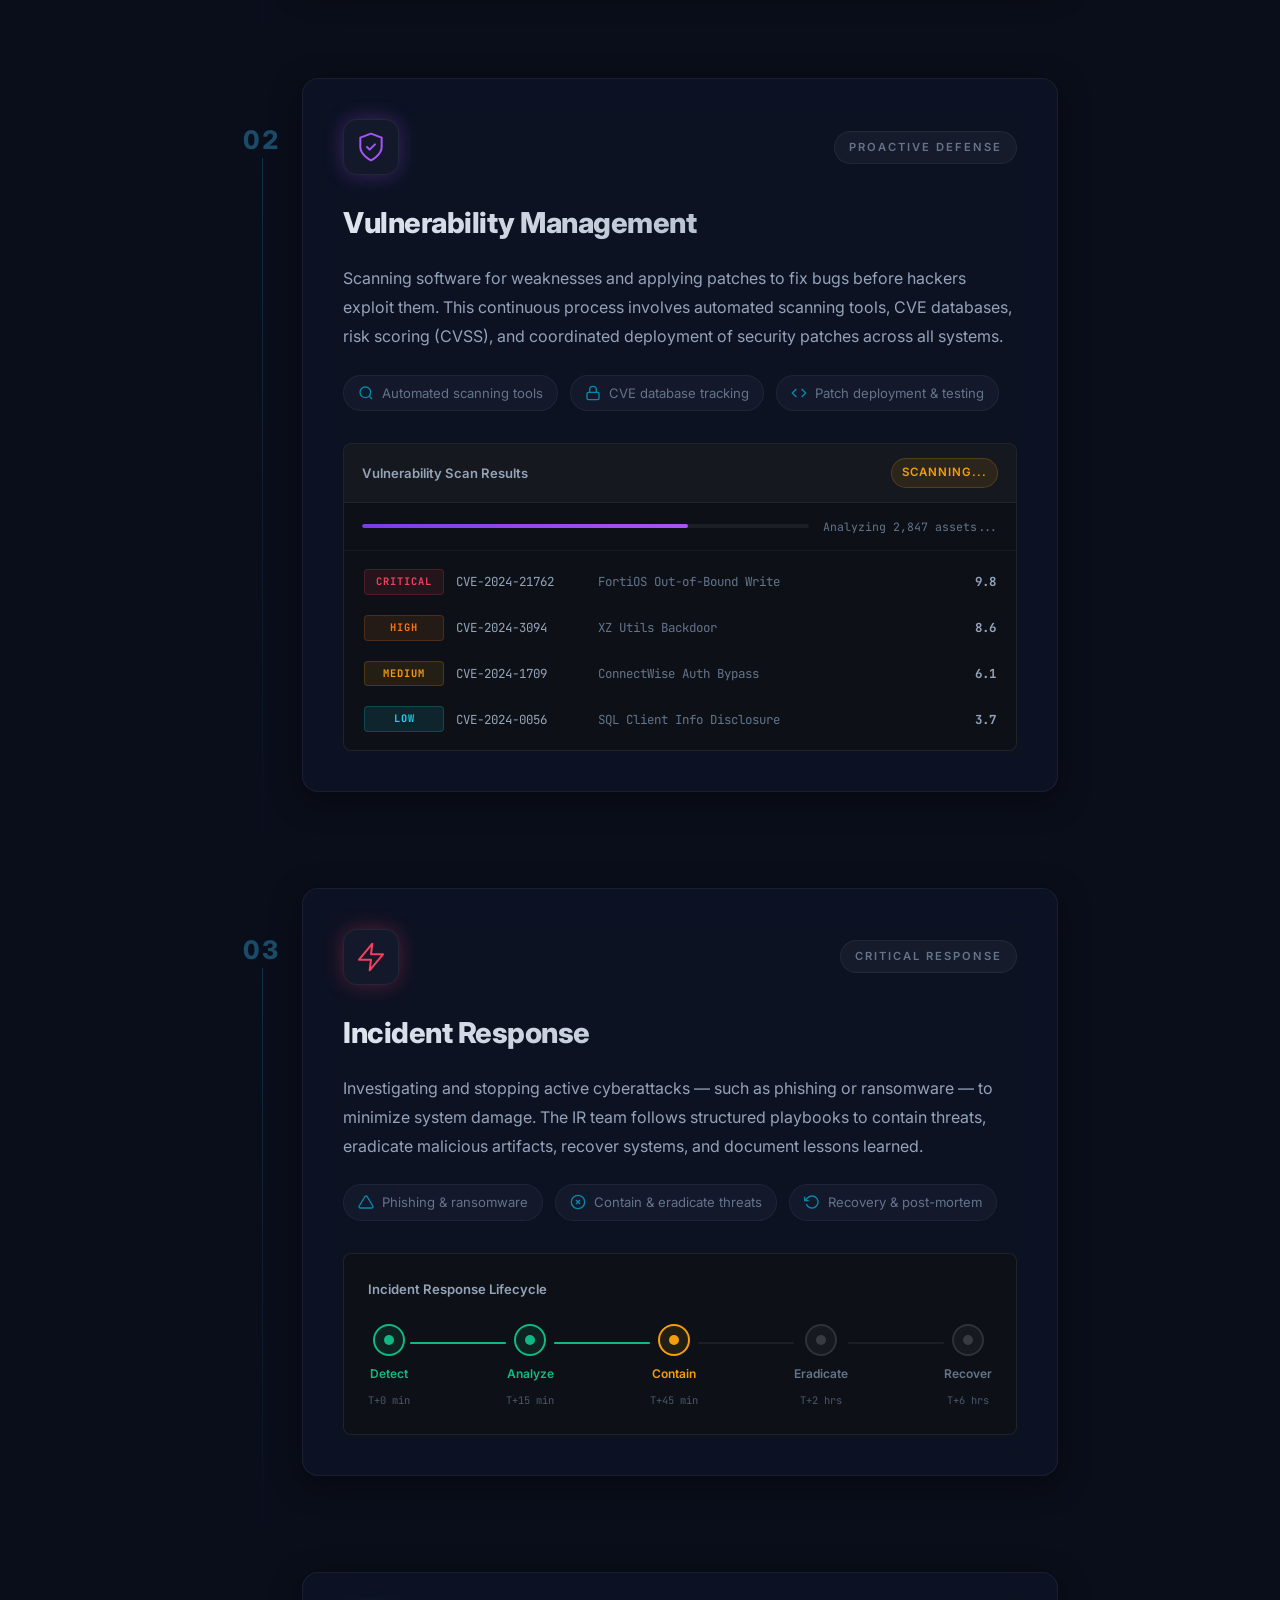
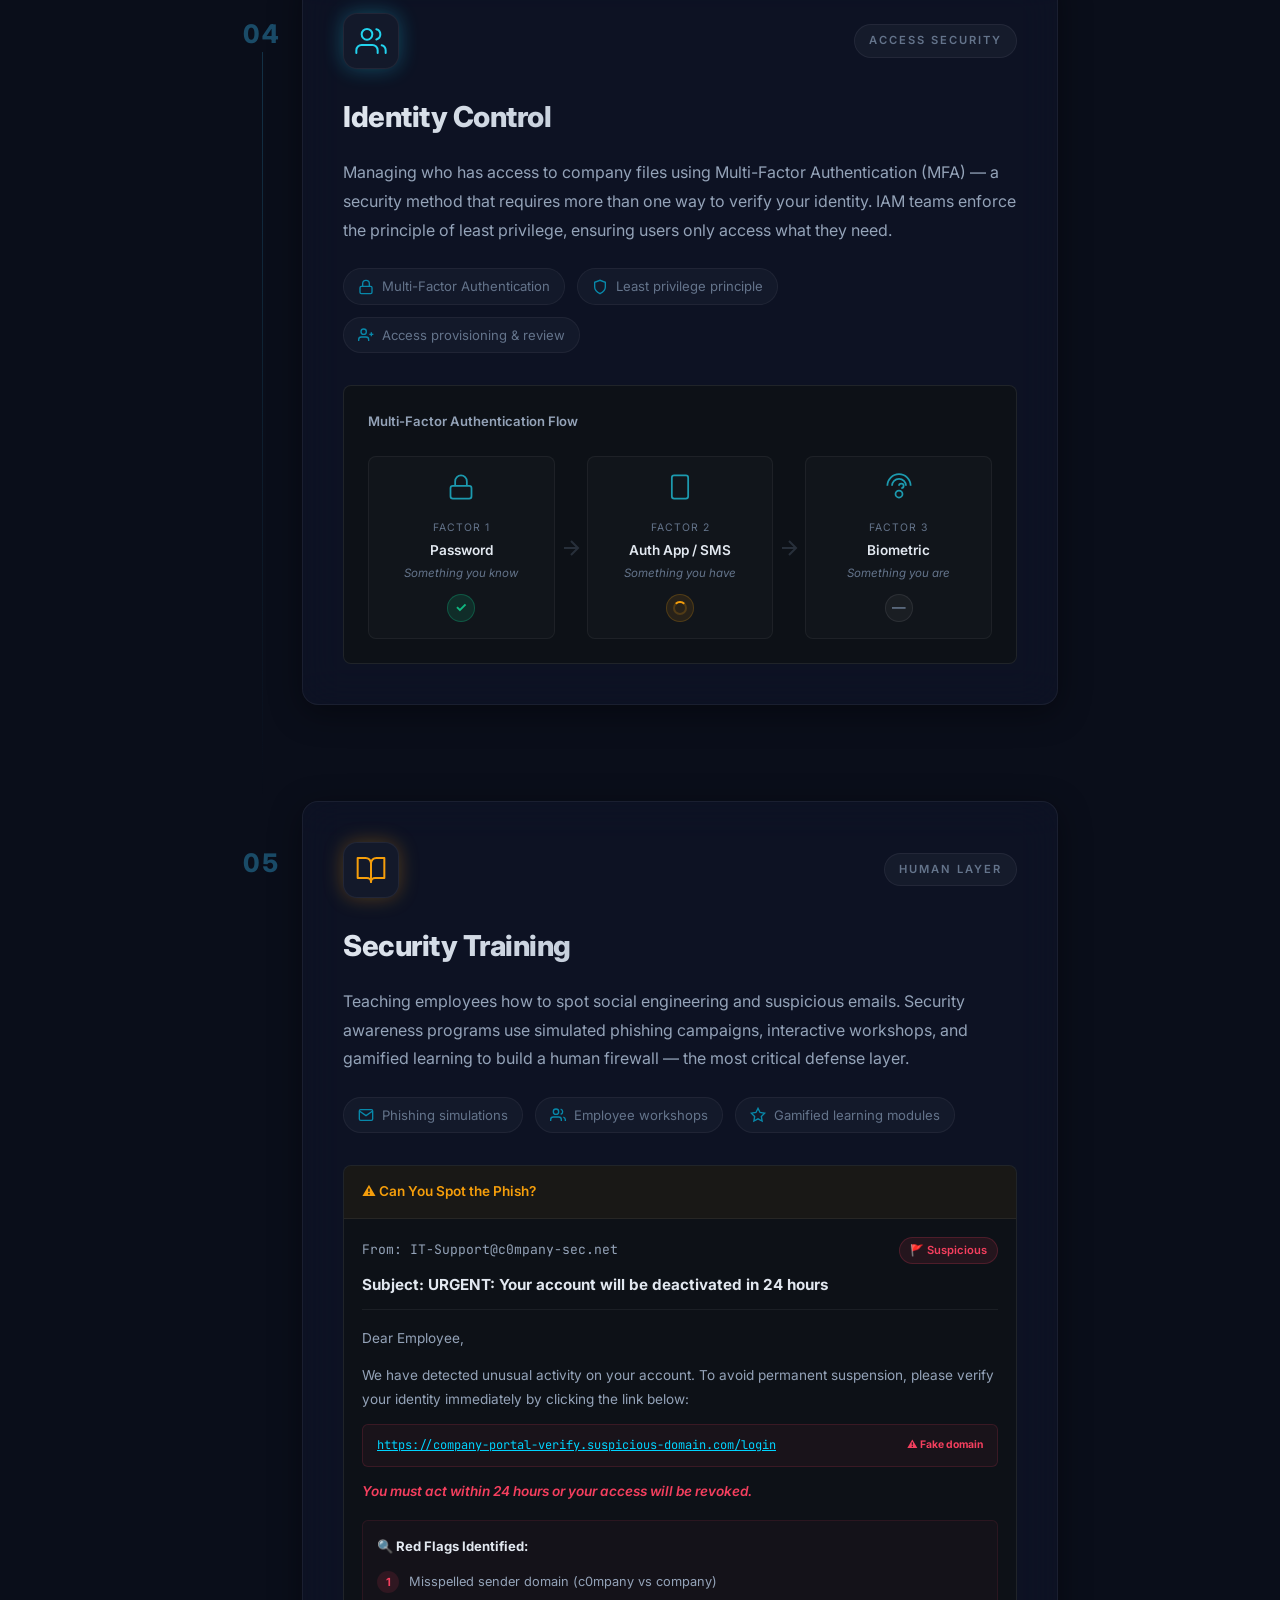
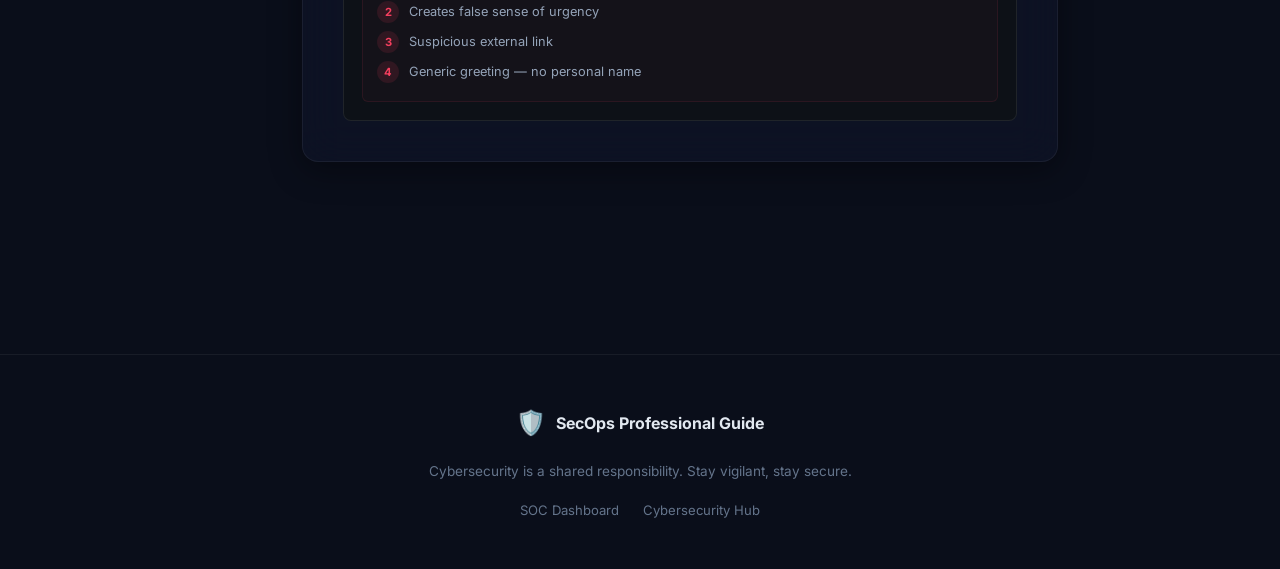
<file: cyber-tasks.html>
<!DOCTYPE html>
<html lang="en">
<head>
  <meta charset="UTF-8">
  <meta name="viewport" content="width=device-width, initial-scale=1.0">
  <title>Cybersecurity Professional Tasks | SecOps Guide</title>
  <meta name="description" content="Explore the essential duties of cybersecurity professionals — from log review and vulnerability management to incident response, identity control, and security training.">
  <link rel="preconnect" href="https://fonts.googleapis.com">
  <link rel="preconnect" href="https://fonts.gstatic.com" crossorigin>
  <link href="https://fonts.googleapis.com/css2?family=Inter:wght@300;400;500;600;700;800;900&family=JetBrains+Mono:wght@400;500;600&display=swap" rel="stylesheet">
  <link rel="stylesheet" href="cyber-tasks.css">
</head>
<body>
  <!-- Animated Background -->
  <div class="bg-grid" aria-hidden="true"></div>
  <div class="bg-orbs" aria-hidden="true">
    <div class="orb orb-1"></div>
    <div class="orb orb-2"></div>
    <div class="orb orb-3"></div>
  </div>

  <!-- Floating Particles Canvas -->
  <canvas id="particleCanvas" aria-hidden="true"></canvas>

  <!-- Header / Hero -->
  <header class="hero" id="hero">
    <div class="hero-badge">
      <span class="badge-dot"></span>
      <span>Professional Cybersecurity Operations</span>
    </div>
    <h1 class="hero-title">
      <span class="title-line">Cybersecurity</span>
      <span class="title-line title-accent">Professional Tasks</span>
    </h1>
    <p class="hero-subtitle">
      Security professionals safeguard organizations through vigilant monitoring, proactive defense, and rapid response. Explore the core duties that keep enterprises secure in an ever-evolving threat landscape.
    </p>
    <div class="hero-stats">
      <div class="stat-item">
        <span class="stat-number" data-target="5">0</span>
        <span class="stat-label">Core Duties</span>
      </div>
      <div class="stat-divider"></div>
      <div class="stat-item">
        <span class="stat-number" data-target="24">0</span>
        <span class="stat-label">Hours Coverage</span>
      </div>
      <div class="stat-divider"></div>
      <div class="stat-item">
        <span class="stat-number" data-target="365">0</span>
        <span class="stat-label">Days / Year</span>
      </div>
    </div>
    <div class="scroll-indicator" id="scrollIndicator">
      <span>Scroll to explore</span>
      <svg width="20" height="20" viewBox="0 0 24 24" fill="none" stroke="currentColor" stroke-width="2" stroke-linecap="round" stroke-linejoin="round">
        <polyline points="7 13 12 18 17 13"></polyline>
        <polyline points="7 6 12 11 17 6"></polyline>
      </svg>
    </div>
  </header>

  <!-- Main Content -->
  <main class="main-content" id="mainContent">

    <!-- Task 1: Log Review -->
    <section class="task-section" id="taskLogReview" data-task="1">
      <div class="task-number-track">
        <span class="task-num">01</span>
      </div>
      <div class="task-card">
        <div class="card-glow"></div>
        <div class="card-header">
          <div class="card-icon" style="--icon-color: #00d4ff; --icon-glow: rgba(0, 212, 255, 0.3);">
            <svg width="32" height="32" viewBox="0 0 24 24" fill="none" stroke="currentColor" stroke-width="1.5" stroke-linecap="round" stroke-linejoin="round">
              <path d="M14 2H6a2 2 0 0 0-2 2v16a2 2 0 0 0 2 2h12a2 2 0 0 0 2-2V8z"></path>
              <polyline points="14 2 14 8 20 8"></polyline>
              <line x1="16" y1="13" x2="8" y2="13"></line>
              <line x1="16" y1="17" x2="8" y2="17"></line>
              <polyline points="10 9 9 9 8 9"></polyline>
            </svg>
          </div>
          <div class="card-tag">Daily Operations</div>
        </div>
        <h2 class="card-title">Log Review</h2>
        <p class="card-description">
          Checking overnight logs and automated alerts to catch suspicious activity. Security analysts start each day reviewing SIEM dashboards, correlating events across systems, and triaging alerts by severity to identify potential breaches before they escalate.
        </p>
        <div class="card-details">
          <div class="detail-item">
            <div class="detail-icon">
              <svg width="16" height="16" viewBox="0 0 24 24" fill="none" stroke="currentColor" stroke-width="2"><circle cx="12" cy="12" r="10"></circle><polyline points="12 6 12 12 16 14"></polyline></svg>
            </div>
            <span>First task every morning</span>
          </div>
          <div class="detail-item">
            <div class="detail-icon">
              <svg width="16" height="16" viewBox="0 0 24 24" fill="none" stroke="currentColor" stroke-width="2"><path d="M22 12h-4l-3 9L9 3l-3 9H2"></path></svg>
            </div>
            <span>SIEM & IDS monitoring</span>
          </div>
          <div class="detail-item">
            <div class="detail-icon">
              <svg width="16" height="16" viewBox="0 0 24 24" fill="none" stroke="currentColor" stroke-width="2"><path d="M10.29 3.86L1.82 18a2 2 0 0 0 1.71 3h16.94a2 2 0 0 0 1.71-3L13.71 3.86a2 2 0 0 0-3.42 0z"></path><line x1="12" y1="9" x2="12" y2="13"></line><line x1="12" y1="17" x2="12.01" y2="17"></line></svg>
            </div>
            <span>Alert triage & correlation</span>
          </div>
        </div>
        <div class="card-terminal">
          <div class="terminal-header">
            <div class="terminal-dots">
              <span></span><span></span><span></span>
            </div>
            <span class="terminal-title">siem-log-viewer.sh</span>
          </div>
          <div class="terminal-body">
            <div class="terminal-line" data-delay="0">
              <span class="term-prompt">$</span>
              <span class="term-cmd">tail -f /var/log/auth.log | grep "Failed"</span>
            </div>
            <div class="terminal-line" data-delay="1">
              <span class="term-output term-warn">Jun 19 02:14:33 sshd: Failed password for root from 192.168.1.45</span>
            </div>
            <div class="terminal-line" data-delay="2">
              <span class="term-output term-warn">Jun 19 02:14:35 sshd: Failed password for root from 192.168.1.45</span>
            </div>
            <div class="terminal-line" data-delay="3">
              <span class="term-output term-danger">⚠ ALERT: Brute-force attempt detected — 47 failed logins in 5 min</span>
            </div>
            <div class="terminal-line" data-delay="4">
              <span class="term-prompt">$</span>
              <span class="term-cmd">firewall-cmd --add-rich-rule='rule family=ipv4 source address=192.168.1.45 drop'</span>
            </div>
            <div class="terminal-line" data-delay="5">
              <span class="term-output term-success">✓ IP blocked successfully. Incident logged: INC-2024-0619</span>
            </div>
          </div>
        </div>
      </div>
    </section>

    <!-- Task 2: Vulnerability Management -->
    <section class="task-section" id="taskVulnMgmt" data-task="2">
      <div class="task-number-track">
        <span class="task-num">02</span>
      </div>
      <div class="task-card">
        <div class="card-glow"></div>
        <div class="card-header">
          <div class="card-icon" style="--icon-color: #a855f7; --icon-glow: rgba(168, 85, 247, 0.3);">
            <svg width="32" height="32" viewBox="0 0 24 24" fill="none" stroke="currentColor" stroke-width="1.5" stroke-linecap="round" stroke-linejoin="round">
              <path d="M12 22s8-4 8-10V5l-8-3-8 3v7c0 6 8 10 8 10z"></path>
              <path d="M9 12l2 2 4-4"></path>
            </svg>
          </div>
          <div class="card-tag">Proactive Defense</div>
        </div>
        <h2 class="card-title">Vulnerability Management</h2>
        <p class="card-description">
          Scanning software for weaknesses and applying patches to fix bugs before hackers exploit them. This continuous process involves automated scanning tools, CVE databases, risk scoring (CVSS), and coordinated deployment of security patches across all systems.
        </p>
        <div class="card-details">
          <div class="detail-item">
            <div class="detail-icon">
              <svg width="16" height="16" viewBox="0 0 24 24" fill="none" stroke="currentColor" stroke-width="2"><circle cx="11" cy="11" r="8"></circle><line x1="21" y1="21" x2="16.65" y2="16.65"></line></svg>
            </div>
            <span>Automated scanning tools</span>
          </div>
          <div class="detail-item">
            <div class="detail-icon">
              <svg width="16" height="16" viewBox="0 0 24 24" fill="none" stroke="currentColor" stroke-width="2"><rect x="3" y="11" width="18" height="11" rx="2" ry="2"></rect><path d="M7 11V7a5 5 0 0 1 10 0v4"></path></svg>
            </div>
            <span>CVE database tracking</span>
          </div>
          <div class="detail-item">
            <div class="detail-icon">
              <svg width="16" height="16" viewBox="0 0 24 24" fill="none" stroke="currentColor" stroke-width="2"><polyline points="16 18 22 12 16 6"></polyline><polyline points="8 6 2 12 8 18"></polyline></svg>
            </div>
            <span>Patch deployment & testing</span>
          </div>
        </div>
        <!-- Vulnerability Scanner Visual -->
        <div class="vuln-scanner">
          <div class="scanner-header">
            <span class="scanner-title">Vulnerability Scan Results</span>
            <span class="scanner-status scanning">Scanning...</span>
          </div>
          <div class="scanner-progress">
            <div class="progress-bar">
              <div class="progress-fill"></div>
            </div>
            <span class="progress-text">Analyzing 2,847 assets...</span>
          </div>
          <div class="scanner-results">
            <div class="vuln-row critical">
              <span class="vuln-severity">CRITICAL</span>
              <span class="vuln-id">CVE-2024-21762</span>
              <span class="vuln-desc">FortiOS Out-of-Bound Write</span>
              <span class="vuln-cvss">9.8</span>
            </div>
            <div class="vuln-row high">
              <span class="vuln-severity">HIGH</span>
              <span class="vuln-id">CVE-2024-3094</span>
              <span class="vuln-desc">XZ Utils Backdoor</span>
              <span class="vuln-cvss">8.6</span>
            </div>
            <div class="vuln-row medium">
              <span class="vuln-severity">MEDIUM</span>
              <span class="vuln-id">CVE-2024-1709</span>
              <span class="vuln-desc">ConnectWise Auth Bypass</span>
              <span class="vuln-cvss">6.1</span>
            </div>
            <div class="vuln-row low">
              <span class="vuln-severity">LOW</span>
              <span class="vuln-id">CVE-2024-0056</span>
              <span class="vuln-desc">SQL Client Info Disclosure</span>
              <span class="vuln-cvss">3.7</span>
            </div>
          </div>
        </div>
      </div>
    </section>

    <!-- Task 3: Incident Response -->
    <section class="task-section" id="taskIncidentResponse" data-task="3">
      <div class="task-number-track">
        <span class="task-num">03</span>
      </div>
      <div class="task-card">
        <div class="card-glow"></div>
        <div class="card-header">
          <div class="card-icon" style="--icon-color: #f43f5e; --icon-glow: rgba(244, 63, 94, 0.3);">
            <svg width="32" height="32" viewBox="0 0 24 24" fill="none" stroke="currentColor" stroke-width="1.5" stroke-linecap="round" stroke-linejoin="round">
              <polygon points="13 2 3 14 12 14 11 22 21 10 12 10 13 2"></polygon>
            </svg>
          </div>
          <div class="card-tag">Critical Response</div>
        </div>
        <h2 class="card-title">Incident Response</h2>
        <p class="card-description">
          Investigating and stopping active cyberattacks — such as phishing or ransomware — to minimize system damage. The IR team follows structured playbooks to contain threats, eradicate malicious artifacts, recover systems, and document lessons learned.
        </p>
        <div class="card-details">
          <div class="detail-item">
            <div class="detail-icon">
              <svg width="16" height="16" viewBox="0 0 24 24" fill="none" stroke="currentColor" stroke-width="2"><path d="M10.29 3.86L1.82 18a2 2 0 0 0 1.71 3h16.94a2 2 0 0 0 1.71-3L13.71 3.86a2 2 0 0 0-3.42 0z"></path></svg>
            </div>
            <span>Phishing & ransomware</span>
          </div>
          <div class="detail-item">
            <div class="detail-icon">
              <svg width="16" height="16" viewBox="0 0 24 24" fill="none" stroke="currentColor" stroke-width="2"><circle cx="12" cy="12" r="10"></circle><line x1="15" y1="9" x2="9" y2="15"></line><line x1="9" y1="9" x2="15" y2="15"></line></svg>
            </div>
            <span>Contain & eradicate threats</span>
          </div>
          <div class="detail-item">
            <div class="detail-icon">
              <svg width="16" height="16" viewBox="0 0 24 24" fill="none" stroke="currentColor" stroke-width="2"><polyline points="1 4 1 10 7 10"></polyline><path d="M3.51 15a9 9 0 1 0 2.13-9.36L1 10"></path></svg>
            </div>
            <span>Recovery & post-mortem</span>
          </div>
        </div>
        <!-- Incident Timeline -->
        <div class="incident-timeline">
          <div class="timeline-title">Incident Response Lifecycle</div>
          <div class="timeline-track">
            <div class="timeline-step active" data-phase="1">
              <div class="step-marker">
                <div class="marker-inner"></div>
              </div>
              <div class="step-label">Detect</div>
              <div class="step-time">T+0 min</div>
            </div>
            <div class="timeline-connector active"></div>
            <div class="timeline-step active" data-phase="2">
              <div class="step-marker">
                <div class="marker-inner"></div>
              </div>
              <div class="step-label">Analyze</div>
              <div class="step-time">T+15 min</div>
            </div>
            <div class="timeline-connector active"></div>
            <div class="timeline-step in-progress" data-phase="3">
              <div class="step-marker">
                <div class="marker-inner pulse"></div>
              </div>
              <div class="step-label">Contain</div>
              <div class="step-time">T+45 min</div>
            </div>
            <div class="timeline-connector"></div>
            <div class="timeline-step" data-phase="4">
              <div class="step-marker">
                <div class="marker-inner"></div>
              </div>
              <div class="step-label">Eradicate</div>
              <div class="step-time">T+2 hrs</div>
            </div>
            <div class="timeline-connector"></div>
            <div class="timeline-step" data-phase="5">
              <div class="step-marker">
                <div class="marker-inner"></div>
              </div>
              <div class="step-label">Recover</div>
              <div class="step-time">T+6 hrs</div>
            </div>
          </div>
        </div>
      </div>
    </section>

    <!-- Task 4: Identity Control -->
    <section class="task-section" id="taskIdentityControl" data-task="4">
      <div class="task-number-track">
        <span class="task-num">04</span>
      </div>
      <div class="task-card">
        <div class="card-glow"></div>
        <div class="card-header">
          <div class="card-icon" style="--icon-color: #22d3ee; --icon-glow: rgba(34, 211, 238, 0.3);">
            <svg width="32" height="32" viewBox="0 0 24 24" fill="none" stroke="currentColor" stroke-width="1.5" stroke-linecap="round" stroke-linejoin="round">
              <path d="M17 21v-2a4 4 0 0 0-4-4H5a4 4 0 0 0-4 4v2"></path>
              <circle cx="9" cy="7" r="4"></circle>
              <path d="M23 21v-2a4 4 0 0 0-3-3.87"></path>
              <path d="M16 3.13a4 4 0 0 1 0 7.75"></path>
            </svg>
          </div>
          <div class="card-tag">Access Security</div>
        </div>
        <h2 class="card-title">Identity Control</h2>
        <p class="card-description">
          Managing who has access to company files using Multi-Factor Authentication (MFA) — a security method that requires more than one way to verify your identity. IAM teams enforce the principle of least privilege, ensuring users only access what they need.
        </p>
        <div class="card-details">
          <div class="detail-item">
            <div class="detail-icon">
              <svg width="16" height="16" viewBox="0 0 24 24" fill="none" stroke="currentColor" stroke-width="2"><rect x="3" y="11" width="18" height="11" rx="2" ry="2"></rect><path d="M7 11V7a5 5 0 0 1 10 0v4"></path></svg>
            </div>
            <span>Multi-Factor Authentication</span>
          </div>
          <div class="detail-item">
            <div class="detail-icon">
              <svg width="16" height="16" viewBox="0 0 24 24" fill="none" stroke="currentColor" stroke-width="2"><path d="M12 22s8-4 8-10V5l-8-3-8 3v7c0 6 8 10 8 10z"></path></svg>
            </div>
            <span>Least privilege principle</span>
          </div>
          <div class="detail-item">
            <div class="detail-icon">
              <svg width="16" height="16" viewBox="0 0 24 24" fill="none" stroke="currentColor" stroke-width="2"><path d="M16 21v-2a4 4 0 0 0-4-4H5a4 4 0 0 0-4 4v2"></path><circle cx="8.5" cy="7" r="4"></circle><line x1="20" y1="8" x2="20" y2="14"></line><line x1="23" y1="11" x2="17" y2="11"></line></svg>
            </div>
            <span>Access provisioning & review</span>
          </div>
        </div>
        <!-- MFA Visual -->
        <div class="mfa-visual">
          <div class="mfa-title">Multi-Factor Authentication Flow</div>
          <div class="mfa-steps">
            <div class="mfa-step" data-step="1">
              <div class="mfa-step-icon">
                <svg width="28" height="28" viewBox="0 0 24 24" fill="none" stroke="currentColor" stroke-width="1.5"><rect x="3" y="11" width="18" height="11" rx="2" ry="2"></rect><path d="M7 11V7a5 5 0 0 1 10 0v4"></path></svg>
              </div>
              <div class="mfa-step-info">
                <span class="mfa-step-label">Factor 1</span>
                <span class="mfa-step-name">Password</span>
                <span class="mfa-step-desc">Something you know</span>
              </div>
              <div class="mfa-check verified">✓</div>
            </div>
            <div class="mfa-connector">
              <svg width="24" height="24" viewBox="0 0 24 24" fill="none" stroke="currentColor" stroke-width="2"><line x1="5" y1="12" x2="19" y2="12"></line><polyline points="12 5 19 12 12 19"></polyline></svg>
            </div>
            <div class="mfa-step" data-step="2">
              <div class="mfa-step-icon">
                <svg width="28" height="28" viewBox="0 0 24 24" fill="none" stroke="currentColor" stroke-width="1.5"><rect x="5" y="2" width="14" height="20" rx="2" ry="2"></rect><line x1="12" y1="18" x2="12.01" y2="18"></line></svg>
              </div>
              <div class="mfa-step-info">
                <span class="mfa-step-label">Factor 2</span>
                <span class="mfa-step-name">Auth App / SMS</span>
                <span class="mfa-step-desc">Something you have</span>
              </div>
              <div class="mfa-check verifying">
                <div class="spinner"></div>
              </div>
            </div>
            <div class="mfa-connector">
              <svg width="24" height="24" viewBox="0 0 24 24" fill="none" stroke="currentColor" stroke-width="2"><line x1="5" y1="12" x2="19" y2="12"></line><polyline points="12 5 19 12 12 19"></polyline></svg>
            </div>
            <div class="mfa-step" data-step="3">
              <div class="mfa-step-icon">
                <svg width="28" height="28" viewBox="0 0 24 24" fill="none" stroke="currentColor" stroke-width="1.5"><path d="M12 11c0-1.1.9-2 2-2s2 .9 2 2-.9 2-2 2"></path><path d="M6 11c0-3.3 2.7-6 6-6s6 2.7 6 6"></path><path d="M2 11c0-5.5 4.5-10 10-10s10 4.5 10 10"></path><circle cx="12" cy="18" r="3"></circle></svg>
              </div>
              <div class="mfa-step-info">
                <span class="mfa-step-label">Factor 3</span>
                <span class="mfa-step-name">Biometric</span>
                <span class="mfa-step-desc">Something you are</span>
              </div>
              <div class="mfa-check pending">—</div>
            </div>
          </div>
        </div>
      </div>
    </section>

    <!-- Task 5: Security Training -->
    <section class="task-section" id="taskSecTraining" data-task="5">
      <div class="task-number-track">
        <span class="task-num">05</span>
      </div>
      <div class="task-card">
        <div class="card-glow"></div>
        <div class="card-header">
          <div class="card-icon" style="--icon-color: #f59e0b; --icon-glow: rgba(245, 158, 11, 0.3);">
            <svg width="32" height="32" viewBox="0 0 24 24" fill="none" stroke="currentColor" stroke-width="1.5" stroke-linecap="round" stroke-linejoin="round">
              <path d="M2 3h6a4 4 0 0 1 4 4v14a3 3 0 0 0-3-3H2z"></path>
              <path d="M22 3h-6a4 4 0 0 0-4 4v14a3 3 0 0 1 3-3h7z"></path>
            </svg>
          </div>
          <div class="card-tag">Human Layer</div>
        </div>
        <h2 class="card-title">Security Training</h2>
        <p class="card-description">
          Teaching employees how to spot social engineering and suspicious emails. Security awareness programs use simulated phishing campaigns, interactive workshops, and gamified learning to build a human firewall — the most critical defense layer.
        </p>
        <div class="card-details">
          <div class="detail-item">
            <div class="detail-icon">
              <svg width="16" height="16" viewBox="0 0 24 24" fill="none" stroke="currentColor" stroke-width="2"><path d="M4 4h16c1.1 0 2 .9 2 2v12c0 1.1-.9 2-2 2H4c-1.1 0-2-.9-2-2V6c0-1.1.9-2 2-2z"></path><polyline points="22,6 12,13 2,6"></polyline></svg>
            </div>
            <span>Phishing simulations</span>
          </div>
          <div class="detail-item">
            <div class="detail-icon">
              <svg width="16" height="16" viewBox="0 0 24 24" fill="none" stroke="currentColor" stroke-width="2"><path d="M17 21v-2a4 4 0 0 0-4-4H5a4 4 0 0 0-4 4v2"></path><circle cx="9" cy="7" r="4"></circle><path d="M23 21v-2a4 4 0 0 0-3-3.87"></path><path d="M16 3.13a4 4 0 0 1 0 7.75"></path></svg>
            </div>
            <span>Employee workshops</span>
          </div>
          <div class="detail-item">
            <div class="detail-icon">
              <svg width="16" height="16" viewBox="0 0 24 24" fill="none" stroke="currentColor" stroke-width="2"><polygon points="12 2 15.09 8.26 22 9.27 17 14.14 18.18 21.02 12 17.77 5.82 21.02 7 14.14 2 9.27 8.91 8.26 12 2"></polygon></svg>
            </div>
            <span>Gamified learning modules</span>
          </div>
        </div>
        <!-- Phishing Example -->
        <div class="phishing-demo">
          <div class="phishing-title">⚠ Can You Spot the Phish?</div>
          <div class="email-preview">
            <div class="email-header-row">
              <span class="email-from">From: IT-Support@c0mpany-sec.net</span>
              <span class="email-flag">🚩 Suspicious</span>
            </div>
            <div class="email-subject">Subject: URGENT: Your account will be deactivated in 24 hours</div>
            <div class="email-body">
              <p>Dear Employee,</p>
              <p>We have detected unusual activity on your account. To avoid permanent suspension, please verify your identity immediately by clicking the link below:</p>
              <div class="phishing-link">
                <span class="link-text">https://company-portal-verify.suspicious-domain.com/login</span>
                <span class="link-warning">⚠ Fake domain</span>
              </div>
              <p class="email-urgency">You must act within 24 hours or your access will be revoked.</p>
            </div>
            <div class="red-flags">
              <div class="flag-title">🔍 Red Flags Identified:</div>
              <div class="flag-item"><span class="flag-marker">1</span> Misspelled sender domain (c0mpany vs company)</div>
              <div class="flag-item"><span class="flag-marker">2</span> Creates false sense of urgency</div>
              <div class="flag-item"><span class="flag-marker">3</span> Suspicious external link</div>
              <div class="flag-item"><span class="flag-marker">4</span> Generic greeting — no personal name</div>
            </div>
          </div>
        </div>
      </div>
    </section>

  </main>

  <!-- Footer -->
  <footer class="site-footer">
    <div class="footer-content">
      <div class="footer-brand">
        <span class="footer-logo">🛡️</span>
        <span>SecOps Professional Guide</span>
      </div>
      <p class="footer-text">
        Cybersecurity is a shared responsibility. Stay vigilant, stay secure.
      </p>
      <div class="footer-links">
        <a href="index.html" class="footer-link">SOC Dashboard</a>
        <a href="cybersecurity.html" class="footer-link">Cybersecurity Hub</a>
      </div>
    </div>
  </footer>

  <script src="cyber-tasks.js"></script>
</body>
</html>
</file>
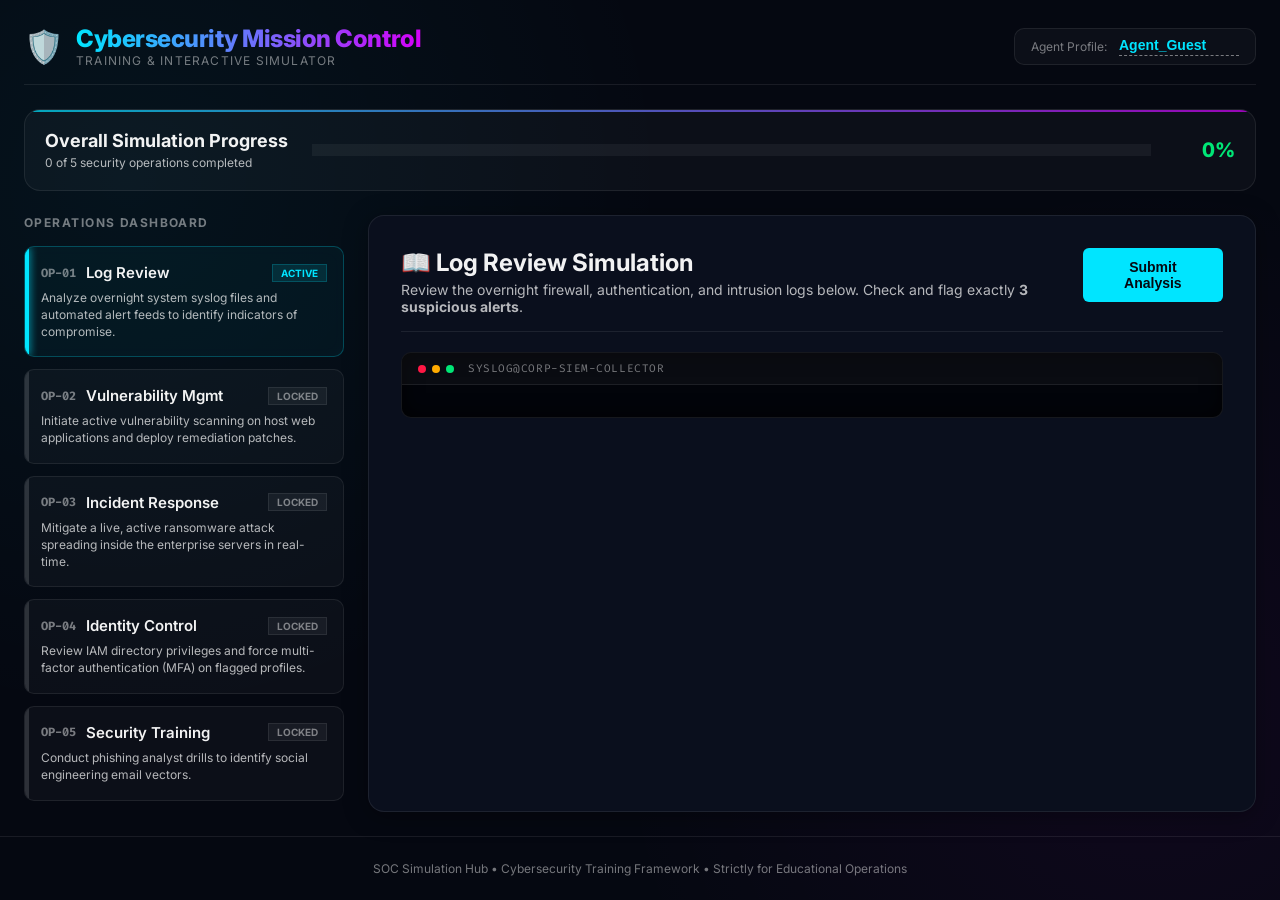
<file: cybersecurity.html>
<!DOCTYPE html>
<html lang="en">
<head>
  <meta charset="UTF-8">
  <meta name="viewport" content="width=device-width, initial-scale=1.0">
  <title>Cybersecurity Simulator & Training Center</title>
  <meta name="description" content="Interactive Cybersecurity Training Simulator covering Log Review, Vulnerability Management, Incident Response, Identity Control, and Security Training.">
  <link rel="preconnect" href="https://fonts.googleapis.com">
  <link rel="preconnect" href="https://fonts.gstatic.com" crossorigin>
  <link href="https://fonts.googleapis.com/css2?family=Fira+Code:wght@400;600&family=Inter:wght@300;400;500;600;700;800&display=swap" rel="stylesheet">
  
  <style>
    /* ────────────────────────────────────────────────────────────
       1. Core Styling & Design System
       ──────────────────────────────────────────────────────────── */
    :root {
      --bg-primary: #050811;
      --bg-secondary: #0a0f1d;
      --bg-card: rgba(255, 255, 255, 0.03);
      --bg-card-hover: rgba(255, 255, 255, 0.06);
      --border-subtle: rgba(255, 255, 255, 0.08);
      
      /* Neon Accent Palette */
      --cyan: #00e5ff;
      --green: #00e676;
      --amber: #ffab00;
      --red: #ff1744;
      --purple: #d500f9;
      
      /* Glow Translucents */
      --cyan-glow: rgba(0, 229, 255, 0.15);
      --green-glow: rgba(0, 230, 118, 0.15);
      --amber-glow: rgba(255, 171, 0, 0.15);
      --red-glow: rgba(255, 23, 68, 0.15);
      --purple-glow: rgba(213, 0, 249, 0.15);
      
      --text-primary: rgba(255, 255, 255, 0.95);
      --text-secondary: rgba(255, 255, 255, 0.70);
      --text-muted: rgba(255, 255, 255, 0.45);
      
      --radius-sm: 6px;
      --radius-md: 10px;
      --radius-lg: 16px;
      
      --ease-out: cubic-bezier(0.22, 1, 0.36, 1);
      --speed-base: 0.3s;
    }

    * {
      box-sizing: border-box;
      margin: 0;
      padding: 0;
    }

    body {
      font-family: 'Inter', -apple-system, sans-serif;
      background-color: var(--bg-primary);
      color: var(--text-primary);
      min-height: 100vh;
      display: flex;
      flex-direction: column;
      overflow-x: hidden;
      background-image: 
        radial-gradient(circle at 10% 20%, rgba(0, 229, 255, 0.05) 0%, transparent 40%),
        radial-gradient(circle at 90% 80%, rgba(213, 0, 249, 0.05) 0%, transparent 40%);
    }

    /* ─── Layout ─── */
    .container {
      max-width: 1280px;
      margin: 0 auto;
      padding: 24px;
      width: 100%;
      flex: 1;
      display: flex;
      flex-direction: column;
      gap: 24px;
    }

    header {
      display: flex;
      justify-content: space-between;
      align-items: center;
      padding-bottom: 16px;
      border-bottom: 1px solid var(--border-subtle);
    }

    .brand {
      display: flex;
      align-items: center;
      gap: 12px;
    }

    .brand-icon {
      font-size: 2rem;
    }

    .brand-text h1 {
      font-size: 1.5rem;
      font-weight: 800;
      letter-spacing: -0.02em;
      background: linear-gradient(90deg, var(--cyan), var(--purple));
      -webkit-background-clip: text;
      -webkit-text-fill-color: transparent;
    }

    .brand-text p {
      font-size: 0.75rem;
      color: var(--text-muted);
      text-transform: uppercase;
      letter-spacing: 0.1em;
    }

    .user-profile {
      display: flex;
      align-items: center;
      gap: 12px;
      background: var(--bg-card);
      padding: 8px 16px;
      border-radius: var(--radius-md);
      border: 1px solid var(--border-subtle);
    }

    .user-profile label {
      font-size: 0.75rem;
      color: var(--text-muted);
    }

    .user-name-input {
      background: transparent;
      border: none;
      color: var(--cyan);
      font-weight: 600;
      font-size: 0.875rem;
      outline: none;
      border-bottom: 1px dashed var(--text-muted);
      padding-bottom: 2px;
      width: 120px;
    }

    .user-name-input:focus {
      border-bottom-color: var(--cyan);
    }

    /* ─── Dashboard Stats & Progress ─── */
    .progress-bar-wrapper {
      background: var(--bg-card);
      border: 1px solid var(--border-subtle);
      border-radius: var(--radius-lg);
      padding: 20px;
      display: flex;
      align-items: center;
      gap: 24px;
      position: relative;
      overflow: hidden;
    }

    .progress-bar-wrapper::after {
      content: '';
      position: absolute;
      top: 0;
      left: 0;
      right: 0;
      height: 2px;
      background: linear-gradient(90deg, var(--cyan), var(--purple));
      opacity: 0.7;
    }

    .progress-info {
      flex-shrink: 0;
    }

    .progress-info h2 {
      font-size: 1.125rem;
      font-weight: 700;
      margin-bottom: 4px;
    }

    .progress-info p {
      font-size: 0.75rem;
      color: var(--text-secondary);
    }

    .progress-track {
      flex: 1;
      height: 12px;
      background: rgba(255, 255, 255, 0.05);
      border-radius: var(--radius-pill);
      overflow: hidden;
      position: relative;
    }

    .progress-fill {
      height: 100%;
      width: 0%;
      background: linear-gradient(90deg, var(--cyan), var(--green));
      border-radius: var(--radius-pill);
      box-shadow: 0 0 12px var(--cyan-glow);
      transition: width 0.6s var(--ease-out);
    }

    .progress-percent {
      font-size: 1.25rem;
      font-weight: 800;
      color: var(--green);
      font-variant-numeric: tabular-nums;
      min-width: 60px;
      text-align: right;
    }

    /* ─── Grid: Missions & Game Board ─── */
    .dashboard-grid {
      display: grid;
      grid-template-columns: 320px 1fr;
      gap: 24px;
      flex: 1;
    }

    @media (max-width: 992px) {
      .dashboard-grid {
        grid-template-columns: 1fr;
      }
    }

    /* Missions Sidebar */
    .missions-sidebar {
      display: flex;
      flex-direction: column;
      gap: 12px;
    }

    .sidebar-title {
      font-size: 0.75rem;
      font-weight: 700;
      color: var(--text-muted);
      text-transform: uppercase;
      letter-spacing: 0.12em;
      margin-bottom: 4px;
    }

    .mission-card {
      background: var(--bg-card);
      border: 1px solid var(--border-subtle);
      border-radius: var(--radius-md);
      padding: 16px;
      display: flex;
      flex-direction: column;
      gap: 8px;
      cursor: pointer;
      transition: all var(--speed-base) var(--ease-out);
      position: relative;
      overflow: hidden;
    }

    .mission-card::before {
      content: '';
      position: absolute;
      left: 0;
      top: 0;
      bottom: 0;
      width: 4px;
      background: var(--text-muted);
      opacity: 0.3;
      transition: all var(--speed-base) ease;
    }

    .mission-card:hover {
      background: var(--bg-card-hover);
      border-color: rgba(255, 255, 255, 0.15);
      transform: translateY(-2px);
    }

    .mission-card.active {
      background: rgba(0, 229, 255, 0.04);
      border-color: rgba(0, 229, 255, 0.25);
      box-shadow: inset 0 0 16px rgba(0, 229, 255, 0.02);
    }

    .mission-card.active::before {
      background: var(--cyan);
      opacity: 1;
      box-shadow: 0 0 8px var(--cyan);
    }

    .mission-card.completed::before {
      background: var(--green);
      opacity: 1;
      box-shadow: 0 0 8px var(--green);
    }

    .mission-header {
      display: flex;
      justify-content: space-between;
      align-items: center;
    }

    .mission-title-group {
      display: flex;
      align-items: center;
      gap: 10px;
    }

    .mission-number {
      font-size: 0.75rem;
      font-weight: 700;
      color: var(--text-muted);
      font-family: 'Fira Code', monospace;
    }

    .mission-name {
      font-weight: 600;
      font-size: 0.9375rem;
    }

    .mission-status-badge {
      font-size: 0.625rem;
      font-weight: 700;
      text-transform: uppercase;
      padding: 2px 8px;
      border-radius: var(--radius-pill);
      background: rgba(255, 255, 255, 0.05);
      color: var(--text-muted);
      border: 1px solid var(--border-subtle);
    }

    .mission-card.completed .mission-status-badge {
      background: rgba(0, 230, 118, 0.1);
      color: var(--green);
      border-color: rgba(0, 230, 118, 0.2);
    }

    .mission-card.active .mission-status-badge:not(.completed) {
      background: rgba(0, 229, 255, 0.1);
      color: var(--cyan);
      border-color: rgba(0, 229, 255, 0.2);
    }

    .mission-description {
      font-size: 0.75rem;
      color: var(--text-secondary);
      line-height: 1.4;
    }

    /* Game Play Area */
    .game-board {
      background: var(--bg-secondary);
      border: 1px solid var(--border-subtle);
      border-radius: var(--radius-lg);
      padding: 32px;
      display: flex;
      flex-direction: column;
      gap: 24px;
      position: relative;
      min-height: 520px;
      box-shadow: 0 4px 24px rgba(0, 0, 0, 0.35);
    }

    .game-board-header {
      display: flex;
      justify-content: space-between;
      align-items: flex-start;
      border-bottom: 1px solid var(--border-subtle);
      padding-bottom: 16px;
    }

    .game-board-title h2 {
      font-size: 1.5rem;
      font-weight: 700;
      margin-bottom: 4px;
      display: flex;
      align-items: center;
      gap: 12px;
    }

    .game-board-title p {
      font-size: 0.875rem;
      color: var(--text-secondary);
    }

    /* ─── Buttons ─── */
    .btn {
      display: inline-flex;
      align-items: center;
      justify-content: center;
      gap: 8px;
      padding: 10px 20px;
      border-radius: var(--radius-sm);
      font-weight: 600;
      font-size: 0.875rem;
      cursor: pointer;
      transition: all var(--speed-base) var(--ease-out);
      border: 1px solid transparent;
      outline: none;
    }

    .btn-primary {
      background: var(--cyan);
      color: var(--bg-primary);
    }

    .btn-primary:hover {
      box-shadow: 0 0 16px var(--cyan-glow);
      background: #33ebff;
    }

    .btn-primary:disabled {
      background: rgba(255, 255, 255, 0.05);
      color: var(--text-muted);
      border-color: var(--border-subtle);
      cursor: not-allowed;
      box-shadow: none;
    }

    .btn-secondary {
      background: rgba(255, 255, 255, 0.03);
      color: var(--text-primary);
      border: 1px solid var(--border-subtle);
    }

    .btn-secondary:hover {
      background: rgba(255, 255, 255, 0.08);
      border-color: rgba(255, 255, 255, 0.2);
    }

    .btn-success {
      background: var(--green);
      color: var(--bg-primary);
    }

    .btn-success:hover {
      box-shadow: 0 0 16px var(--green-glow);
      background: #33f091;
    }

    .btn-danger {
      background: var(--red);
      color: white;
    }

    .btn-danger:hover {
      box-shadow: 0 0 16px var(--red-glow);
      background: #ff4066;
    }

    /* ─── Terminal Theme (Mission 1 & 3) ─── */
    .terminal {
      background: #02040a;
      border: 1px solid var(--border-subtle);
      border-radius: var(--radius-md);
      font-family: 'Fira Code', monospace;
      font-size: 0.8125rem;
      display: flex;
      flex-direction: column;
      overflow: hidden;
      box-shadow: inset 0 0 20px rgba(0,0,0,0.8);
    }

    .terminal-header {
      background: rgba(255, 255, 255, 0.03);
      padding: 8px 16px;
      display: flex;
      align-items: center;
      gap: 6px;
      border-bottom: 1px solid var(--border-subtle);
    }

    .terminal-dot {
      width: 8px;
      height: 8px;
      border-radius: 50%;
    }

    .terminal-dot.red { background: var(--red); }
    .terminal-dot.yellow { background: var(--amber); }
    .terminal-dot.green { background: var(--green); }

    .terminal-title {
      font-size: 0.6875rem;
      color: var(--text-muted);
      margin-left: 8px;
      text-transform: uppercase;
      letter-spacing: 0.05em;
    }

    .terminal-body {
      padding: 16px;
      overflow-y: auto;
      max-height: 320px;
    }

    /* ────────────────────────────────────────────────────────────
       MISSION 1: Log Review UI
       ──────────────────────────────────────────────────────────── */
    .log-list {
      display: flex;
      flex-direction: column;
      gap: 6px;
    }

    .log-item {
      display: flex;
      gap: 12px;
      padding: 10px 14px;
      border-radius: var(--radius-sm);
      cursor: pointer;
      transition: all 0.2s ease;
      border: 1px solid transparent;
      user-select: none;
      align-items: flex-start;
      line-height: 1.4;
    }

    .log-item:hover {
      background: rgba(255, 255, 255, 0.02);
      border-color: rgba(255, 255, 255, 0.05);
    }

    .log-item.selected {
      background: rgba(255, 171, 0, 0.05);
      border-color: rgba(255, 171, 0, 0.25);
    }

    .log-checkbox {
      width: 14px;
      height: 14px;
      margin-top: 3px;
      border: 1px solid var(--text-muted);
      border-radius: 3px;
      display: flex;
      align-items: center;
      justify-content: center;
      font-size: 0.625rem;
      color: var(--bg-primary);
      flex-shrink: 0;
      transition: all 0.2s ease;
    }

    .log-item.selected .log-checkbox {
      background: var(--amber);
      border-color: var(--amber);
      box-shadow: 0 0 6px var(--amber-glow);
    }

    .log-item.selected .log-checkbox::after {
      content: '✓';
      color: #000;
      font-weight: 800;
    }

    .log-content {
      font-family: 'Fira Code', monospace;
      font-size: 0.75rem;
      white-space: pre-wrap;
      word-break: break-all;
    }

    .log-time {
      color: var(--text-muted);
      margin-right: 8px;
    }

    .log-msg-critical { color: var(--red); }
    .log-msg-warning { color: var(--amber); }
    .log-msg-info { color: var(--text-secondary); }

    /* Feedback Overlay */
    .mission-feedback {
      padding: 16px;
      border-radius: var(--radius-md);
      margin-top: 16px;
      display: none;
      font-size: 0.875rem;
      line-height: 1.5;
    }

    .mission-feedback.success {
      display: block;
      background: rgba(0, 230, 118, 0.06);
      border: 1px solid rgba(0, 230, 118, 0.25);
      color: var(--green);
    }

    .mission-feedback.error {
      display: block;
      background: rgba(255, 23, 68, 0.06);
      border: 1px solid rgba(255, 23, 68, 0.25);
      color: var(--red);
    }

    /* ────────────────────────────────────────────────────────────
       MISSION 2: Vulnerability Management UI
       ──────────────────────────────────────────────────────────── */
    .vuln-board {
      display: flex;
      flex-direction: column;
      gap: 16px;
    }

    .vuln-item {
      background: rgba(255, 255, 255, 0.02);
      border: 1px solid var(--border-subtle);
      border-radius: var(--radius-md);
      padding: 16px;
      display: grid;
      grid-template-columns: 1fr 300px;
      gap: 20px;
      align-items: center;
    }

    @media (max-width: 768px) {
      .vuln-item {
        grid-template-columns: 1fr;
      }
    }

    .vuln-details {
      display: flex;
      flex-direction: column;
      gap: 6px;
    }

    .vuln-meta {
      display: flex;
      align-items: center;
      gap: 8px;
    }

    .vuln-cve {
      font-family: 'Fira Code', monospace;
      font-weight: 600;
      color: var(--cyan);
      font-size: 0.8125rem;
    }

    .vuln-severity {
      font-size: 0.625rem;
      font-weight: 800;
      text-transform: uppercase;
      padding: 2px 6px;
      border-radius: 4px;
    }

    .vuln-severity.critical { background: rgba(255, 23, 68, 0.15); color: var(--red); }
    .vuln-severity.high { background: rgba(255, 171, 0, 0.15); color: var(--amber); }
    .vuln-severity.medium { background: rgba(0, 229, 255, 0.15); color: var(--cyan); }

    .vuln-description {
      font-size: 0.875rem;
      color: var(--text-primary);
    }

    .patch-selector {
      background: var(--bg-primary);
      border: 1px solid var(--border-subtle);
      color: var(--text-primary);
      border-radius: var(--radius-sm);
      padding: 10px;
      width: 100%;
      outline: none;
      transition: border-color 0.2s ease;
      font-size: 0.8125rem;
    }

    .patch-selector:focus {
      border-color: var(--cyan);
    }

    .scan-screen {
      display: flex;
      flex-direction: column;
      align-items: center;
      justify-content: center;
      height: 280px;
      gap: 16px;
    }

    .scan-radar {
      position: relative;
      width: 100px;
      height: 100px;
      border-radius: 50%;
      border: 2px solid rgba(0, 229, 255, 0.2);
      display: flex;
      align-items: center;
      justify-content: center;
    }

    .scan-radar::before {
      content: '';
      position: absolute;
      width: 90%;
      height: 90%;
      border-radius: 50%;
      border: 1px dashed rgba(0, 229, 255, 0.4);
    }

    .scan-sweep {
      position: absolute;
      width: 100%;
      height: 100%;
      border-radius: 50%;
      background: conic-gradient(from 0deg, var(--cyan-glow) 0%, transparent 60%);
      animation: sweep 2s linear infinite;
      display: none;
    }

    @keyframes sweep {
      from { transform: rotate(0deg); }
      to { transform: rotate(360deg); }
    }

    /* ────────────────────────────────────────────────────────────
       MISSION 3: Incident Response UI
       ──────────────────────────────────────────────────────────── */
    .ir-grid {
      display: grid;
      grid-template-columns: 1fr 340px;
      gap: 24px;
    }

    @media (max-width: 768px) {
      .ir-grid {
        grid-template-columns: 1fr;
      }
    }

    .ir-controls {
      display: flex;
      flex-direction: column;
      gap: 12px;
    }

    .ir-action-card {
      background: var(--bg-card);
      border: 1px solid var(--border-subtle);
      border-radius: var(--radius-md);
      padding: 16px;
      display: flex;
      justify-content: space-between;
      align-items: center;
      gap: 16px;
      transition: all 0.2s ease;
    }

    .ir-action-card.disabled {
      opacity: 0.5;
    }

    .ir-action-card.completed {
      border-color: rgba(0, 230, 118, 0.25);
      background: rgba(0, 230, 118, 0.03);
    }

    .ir-action-info h3 {
      font-size: 0.9375rem;
      font-weight: 600;
      margin-bottom: 2px;
    }

    .ir-action-info p {
      font-size: 0.75rem;
      color: var(--text-secondary);
    }

    .ir-status-sidebar {
      background: rgba(255, 255, 255, 0.01);
      border: 1px solid var(--border-subtle);
      border-radius: var(--radius-md);
      padding: 20px;
      display: flex;
      flex-direction: column;
      gap: 20px;
    }

    .ir-stat-bar-group {
      display: flex;
      flex-direction: column;
      gap: 6px;
    }

    .ir-stat-label-row {
      display: flex;
      justify-content: space-between;
      font-size: 0.75rem;
      font-weight: 600;
    }

    .ir-stat-track {
      height: 10px;
      background: rgba(255, 255, 255, 0.05);
      border-radius: var(--radius-pill);
      overflow: hidden;
    }

    .ir-stat-fill {
      height: 100%;
      border-radius: var(--radius-pill);
      width: 0%;
      transition: width 0.3s ease;
    }

    .ir-stat-fill.health {
      background: var(--green);
      box-shadow: 0 0 10px var(--green-glow);
    }

    .ir-stat-fill.threat {
      background: var(--red);
      box-shadow: 0 0 10px var(--red-glow);
    }

    .ir-log-terminal {
      height: 180px;
      font-size: 0.75rem;
    }

    /* ────────────────────────────────────────────────────────────
       MISSION 4: Identity Control UI
       ──────────────────────────────────────────────────────────── */
    .id-table-wrapper {
      border: 1px solid var(--border-subtle);
      border-radius: var(--radius-md);
      overflow: hidden;
      background: var(--bg-card);
    }

    .id-table {
      width: 100%;
      border-collapse: collapse;
      text-align: left;
      font-size: 0.8125rem;
    }

    .id-table th, .id-table td {
      padding: 12px 16px;
      border-bottom: 1px solid var(--border-subtle);
    }

    .id-table th {
      background: rgba(255, 255, 255, 0.02);
      font-weight: 600;
      color: var(--text-secondary);
      text-transform: uppercase;
      font-size: 0.6875rem;
      letter-spacing: 0.05em;
    }

    .id-table tr:last-child td {
      border-bottom: none;
    }

    .id-table tr.flagged {
      background: rgba(255, 23, 68, 0.02);
    }

    .user-principal {
      display: flex;
      flex-direction: column;
      gap: 2px;
    }

    .user-alias {
      font-weight: 600;
      color: var(--text-primary);
    }

    .user-email {
      font-size: 0.75rem;
      color: var(--text-muted);
      font-family: 'Fira Code', monospace;
    }

    .mfa-status-pill {
      font-size: 0.6875rem;
      font-weight: 700;
      padding: 2px 8px;
      border-radius: var(--radius-pill);
      display: inline-block;
    }

    .mfa-status-pill.enabled {
      background: rgba(0, 230, 118, 0.1);
      color: var(--green);
      border: 1px solid rgba(0, 230, 118, 0.2);
    }

    .mfa-status-pill.disabled {
      background: rgba(255, 23, 68, 0.1);
      color: var(--red);
      border: 1px solid rgba(255, 23, 68, 0.2);
    }

    .user-activity {
      font-size: 0.75rem;
      line-height: 1.4;
    }

    .user-activity.warning {
      color: var(--amber);
      font-weight: 500;
    }

    .user-activity.critical {
      color: var(--red);
      font-weight: 600;
    }

    .id-actions {
      display: flex;
      gap: 6px;
    }

    /* Switch Style Toggle */
    .switch {
      position: relative;
      display: inline-block;
      width: 36px;
      height: 20px;
      flex-shrink: 0;
    }

    .switch input {
      opacity: 0;
      width: 0;
      height: 0;
    }

    .slider {
      position: absolute;
      cursor: pointer;
      top: 0;
      left: 0;
      right: 0;
      bottom: 0;
      background-color: rgba(255,255,255,0.1);
      transition: .3s;
      border-radius: 20px;
      border: 1px solid var(--border-subtle);
    }

    .slider:before {
      position: absolute;
      content: "";
      height: 12px;
      width: 12px;
      left: 3px;
      bottom: 3px;
      background-color: var(--text-muted);
      transition: .3s;
      border-radius: 50%;
    }

    input:checked + .slider {
      background-color: var(--green);
      border-color: rgba(0, 230, 118, 0.3);
    }

    input:checked + .slider:before {
      transform: translateX(16px);
      background-color: var(--bg-primary);
    }

    /* ────────────────────────────────────────────────────────────
       MISSION 5: Security Training UI
       ──────────────────────────────────────────────────────────── */
    .phish-layout {
      display: grid;
      grid-template-columns: 240px 1fr;
      gap: 20px;
      border: 1px solid var(--border-subtle);
      border-radius: var(--radius-md);
      overflow: hidden;
      background: var(--bg-card);
      height: 380px;
    }

    @media (max-width: 768px) {
      .phish-layout {
        grid-template-columns: 1fr;
        height: auto;
      }
    }

    .phish-sidebar {
      background: rgba(255, 255, 255, 0.01);
      border-right: 1px solid var(--border-subtle);
      display: flex;
      flex-direction: column;
    }

    .phish-sidebar-header {
      padding: 12px 16px;
      font-size: 0.75rem;
      font-weight: 700;
      color: var(--text-muted);
      text-transform: uppercase;
      border-bottom: 1px solid var(--border-subtle);
    }

    .email-item {
      padding: 16px;
      border-bottom: 1px solid var(--border-subtle);
      cursor: pointer;
      display: flex;
      flex-direction: column;
      gap: 4px;
      transition: all 0.2s ease;
    }

    .email-item:hover {
      background: rgba(255, 255, 255, 0.02);
    }

    .email-item.active {
      background: rgba(0, 229, 255, 0.05);
      border-left: 3px solid var(--cyan);
    }

    .email-item.completed {
      border-left-color: var(--green);
    }

    .email-item-sender {
      font-weight: 600;
      font-size: 0.8125rem;
      white-space: nowrap;
      overflow: hidden;
      text-overflow: ellipsis;
    }

    .email-item-subject {
      font-size: 0.75rem;
      color: var(--text-secondary);
      white-space: nowrap;
      overflow: hidden;
      text-overflow: ellipsis;
    }

    .email-item-status {
      font-size: 0.625rem;
      font-weight: 700;
      align-self: flex-start;
      margin-top: 2px;
    }

    .email-pane {
      display: flex;
      flex-direction: column;
      height: 100%;
    }

    .email-header {
      padding: 16px;
      border-bottom: 1px solid var(--border-subtle);
      background: rgba(255, 255, 255, 0.01);
      display: flex;
      flex-direction: column;
      gap: 6px;
    }

    .email-meta-row {
      display: flex;
      font-size: 0.8125rem;
    }

    .email-meta-label {
      width: 70px;
      color: var(--text-muted);
      font-weight: 500;
    }

    .email-meta-val {
      color: var(--text-primary);
      font-family: 'Fira Code', monospace;
      font-size: 0.75rem;
    }

    .email-body-area {
      padding: 24px;
      flex: 1;
      overflow-y: auto;
      font-size: 0.875rem;
      line-height: 1.6;
      background: var(--bg-secondary);
    }

    .email-actions-bar {
      padding: 16px;
      border-top: 1px solid var(--border-subtle);
      background: rgba(255, 255, 255, 0.02);
      display: flex;
      justify-content: flex-end;
      gap: 12px;
      align-items: center;
    }

    .email-verdict-note {
      font-size: 0.8125rem;
      font-weight: 600;
      margin-right: auto;
    }

    .email-body-text {
      background: rgba(255, 255, 255, 0.02);
      border: 1px solid var(--border-subtle);
      border-radius: var(--radius-sm);
      padding: 16px;
      margin-top: 12px;
    }

    .email-link-mock {
      color: var(--cyan);
      text-decoration: underline;
      cursor: help;
      display: inline-block;
      position: relative;
    }

    .email-link-mock:hover::after {
      content: attr(data-tooltip);
      position: absolute;
      bottom: 24px;
      left: 50%;
      transform: translateX(-50%);
      background: #000;
      border: 1px solid var(--border-subtle);
      color: var(--amber);
      font-family: 'Fira Code', monospace;
      font-size: 0.6875rem;
      padding: 4px 8px;
      border-radius: 4px;
      white-space: nowrap;
      z-index: 10;
      box-shadow: 0 4px 10px rgba(0,0,0,0.5);
    }

    /* ─── CERTIFICATE VIEW UI ─── */
    .cert-screen {
      display: flex;
      flex-direction: column;
      align-items: center;
      justify-content: center;
      gap: 24px;
      text-align: center;
      padding: 32px;
    }

    .cert-badge-glow {
      position: relative;
      width: 140px;
      height: 140px;
      display: flex;
      align-items: center;
      justify-content: center;
      border-radius: 50%;
      background: radial-gradient(circle, var(--cyan-glow) 0%, transparent 70%);
      animation: pulseGlow 3s ease-in-out infinite;
    }

    @keyframes pulseGlow {
      0%, 100% { transform: scale(1); opacity: 0.8; }
      50% { transform: scale(1.1); opacity: 1; }
    }

    .cert-shield-svg {
      width: 80px;
      height: 80px;
      filter: drop-shadow(0 0 16px var(--cyan));
      fill: none;
      stroke: var(--cyan);
      stroke-width: 2;
    }

    .cert-frame {
      background: radial-gradient(circle at center, #0f172a 0%, #020617 100%);
      border: 8px double rgba(0, 229, 255, 0.3);
      padding: 40px;
      border-radius: var(--radius-lg);
      max-width: 680px;
      width: 100%;
      position: relative;
      box-shadow: 0 0 40px rgba(0, 0, 0, 0.8), 0 0 30px var(--cyan-glow);
    }

    .cert-frame-inner {
      border: 1px solid rgba(255, 255, 255, 0.05);
      padding: 24px;
      display: flex;
      flex-direction: column;
      align-items: center;
      gap: 16px;
    }

    .cert-title {
      font-size: 1.75rem;
      font-weight: 800;
      color: var(--text-primary);
      letter-spacing: 0.05em;
      text-transform: uppercase;
      font-family: 'Inter', sans-serif;
    }

    .cert-subtitle {
      font-size: 0.875rem;
      color: var(--text-muted);
      letter-spacing: 0.1em;
      text-transform: uppercase;
    }

    .cert-recipient {
      font-size: 2rem;
      font-weight: 700;
      color: var(--cyan);
      border-bottom: 2px solid rgba(255, 255, 255, 0.1);
      padding: 8px 32px;
      margin: 12px 0;
      display: inline-block;
      text-shadow: 0 0 8px var(--cyan-glow);
    }

    .cert-text {
      font-size: 0.9375rem;
      color: var(--text-secondary);
      line-height: 1.6;
      max-width: 500px;
    }

    .cert-date {
      font-family: 'Fira Code', monospace;
      font-size: 0.8125rem;
      color: var(--text-muted);
      margin-top: 16px;
    }

    .cert-signature-row {
      display: flex;
      justify-content: space-between;
      width: 100%;
      margin-top: 24px;
      padding: 0 32px;
      border-top: 1px solid rgba(255,255,255,0.05);
      padding-top: 16px;
    }

    .cert-sig {
      text-align: center;
      display: flex;
      flex-direction: column;
      gap: 4px;
    }

    .cert-sig-val {
      font-family: 'Fira Code', monospace;
      font-size: 0.75rem;
      color: var(--cyan);
    }

    .cert-sig-label {
      font-size: 0.625rem;
      color: var(--text-muted);
      text-transform: uppercase;
    }

    footer {
      text-align: center;
      padding: 24px;
      font-size: 0.75rem;
      color: var(--text-muted);
      border-top: 1px solid var(--border-subtle);
      margin-top: auto;
    }
  </style>
</head>
<body>

  <div class="container">
    
    <!-- Header -->
    <header>
      <div class="brand">
        <span class="brand-icon">🛡️</span>
        <div class="brand-text">
          <h1>Cybersecurity Mission Control</h1>
          <p>Training & Interactive Simulator</p>
        </div>
      </div>
      <div class="user-profile">
        <label for="userName">Agent Profile:</label>
        <input type="text" id="userName" class="user-name-input" value="Agent_Guest" placeholder="Enter name">
      </div>
    </header>

    <!-- Overall Progress -->
    <section class="progress-bar-wrapper">
      <div class="progress-info">
        <h2>Overall Simulation Progress</h2>
        <p id="progressLabel">0 of 5 security operations completed</p>
      </div>
      <div class="progress-track">
        <div class="progress-fill" id="overallProgressFill"></div>
      </div>
      <div class="progress-percent" id="overallProgressText">0%</div>
    </section>

    <!-- Main Grid Workspace -->
    <div class="dashboard-grid">
      
      <!-- Left Panel: Navigation Missions -->
      <aside class="missions-sidebar">
        <span class="sidebar-title">Operations Dashboard</span>
        
        <!-- Mission 1 -->
        <div class="mission-card active" id="card_logReview" onclick="switchMission('logReview')">
          <div class="mission-header">
            <div class="mission-title-group">
              <span class="mission-number">OP-01</span>
              <span class="mission-name">Log Review</span>
            </div>
            <span class="mission-status-badge" id="badge_logReview">Active</span>
          </div>
          <p class="mission-description">Analyze overnight system syslog files and automated alert feeds to identify indicators of compromise.</p>
        </div>

        <!-- Mission 2 -->
        <div class="mission-card" id="card_vulnMgmt" onclick="switchMission('vulnMgmt')">
          <div class="mission-header">
            <div class="mission-title-group">
              <span class="mission-number">OP-02</span>
              <span class="mission-name">Vulnerability Mgmt</span>
            </div>
            <span class="mission-status-badge" id="badge_vulnMgmt">Locked</span>
          </div>
          <p class="mission-description">Initiate active vulnerability scanning on host web applications and deploy remediation patches.</p>
        </div>

        <!-- Mission 3 -->
        <div class="mission-card" id="card_incidentResponse" onclick="switchMission('incidentResponse')">
          <div class="mission-header">
            <div class="mission-title-group">
              <span class="mission-number">OP-03</span>
              <span class="mission-name">Incident Response</span>
            </div>
            <span class="mission-status-badge" id="badge_incidentResponse">Locked</span>
          </div>
          <p class="mission-description">Mitigate a live, active ransomware attack spreading inside the enterprise servers in real-time.</p>
        </div>

        <!-- Mission 4 -->
        <div class="mission-card" id="card_identityControl" onclick="switchMission('identityControl')">
          <div class="mission-header">
            <div class="mission-title-group">
              <span class="mission-number">OP-04</span>
              <span class="mission-name">Identity Control</span>
            </div>
            <span class="mission-status-badge" id="badge_identityControl">Locked</span>
          </div>
          <p class="mission-description">Review IAM directory privileges and force multi-factor authentication (MFA) on flagged profiles.</p>
        </div>

        <!-- Mission 5 -->
        <div class="mission-card" id="card_securityTraining" onclick="switchMission('securityTraining')">
          <div class="mission-header">
            <div class="mission-title-group">
              <span class="mission-number">OP-05</span>
              <span class="mission-name">Security Training</span>
            </div>
            <span class="mission-status-badge" id="badge_securityTraining">Locked</span>
          </div>
          <p class="mission-description">Conduct phishing analyst drills to identify social engineering email vectors.</p>
        </div>
      </aside>

      <!-- Right Panel: Interactive Active Simulator View -->
      <main class="game-board" id="gameBoard">
        
        <!-- ============================================================
             MISSION 1 VIEW: Log Review Console
             ============================================================ -->
        <div class="mission-panel" id="panel_logReview" style="display: block;">
          <div class="game-board-header">
            <div class="game-board-title">
              <h2>📖 Log Review Simulation</h2>
              <p>Review the overnight firewall, authentication, and intrusion logs below. Check and flag exactly <strong>3 suspicious alerts</strong>.</p>
            </div>
            <button class="btn btn-primary" onclick="validateLogReview()">Submit Analysis</button>
          </div>

          <div class="terminal" style="margin-top: 20px;">
            <div class="terminal-header">
              <span class="terminal-dot red"></span>
              <span class="terminal-dot yellow"></span>
              <span class="terminal-dot green"></span>
              <span class="terminal-title">syslog@corp-siem-collector</span>
            </div>
            <div class="terminal-body">
              <div class="log-list" id="logListContainer">
                <!-- Dynamically populated -->
              </div>
            </div>
          </div>

          <div class="mission-feedback" id="feedback_logReview"></div>
        </div>

        <!-- ============================================================
             MISSION 2 VIEW: Vulnerability Management
             ============================================================ -->
        <div class="mission-panel" id="panel_vulnMgmt" style="display: none;">
          <div class="game-board-header">
            <div class="game-board-title">
              <h2>🔍 Vulnerability Management</h2>
              <p>Run a software vulnerabilities check across your environments, then assign the correct patch to fix each weakness.</p>
            </div>
            <button class="btn btn-primary" id="runScanBtn" onclick="triggerVulnScan()">Run Vulnerability Scan</button>
          </div>

          <!-- Scan Screen / Radar Animation -->
          <div class="scan-screen" id="vulnScanScreen">
            <div class="scan-radar">
              <div class="scan-sweep" id="scanSweep"></div>
              <span>📡</span>
            </div>
            <p style="color: var(--text-secondary); font-size: 0.875rem;" id="scanStatusText">Vulnerability database idle. Click button to begin.</p>
          </div>

          <!-- Vulnerabilities List & Patch Selectors -->
          <div class="vuln-board" id="vulnBoard" style="display: none;">
            <!-- Dynamically populated -->
            <div style="display: flex; justify-content: flex-end; margin-top: 16px;">
              <button class="btn btn-success" onclick="validateVulnPatches()">Apply Remediation Patches</button>
            </div>
          </div>

          <div class="mission-feedback" id="feedback_vulnMgmt"></div>
        </div>

        <!-- ============================================================
             MISSION 3 VIEW: Incident Response
             ============================================================ -->
        <div class="mission-panel" id="panel_incidentResponse" style="display: none;">
          <div class="game-board-header">
            <div class="game-board-title">
              <h2>🚨 Incident Response Active Defense</h2>
              <p>CRITICAL ALERT: Ransomware payload is spreading laterally. Execute the mitigations in the correct sequence to save the database.</p>
            </div>
            <button class="btn btn-danger" id="startIrBtn" onclick="startIncidentResponse()">Initiate Emergency Protocol</button>
          </div>

          <div class="ir-grid" style="margin-top: 20px;">
            <div class="ir-controls">
              <!-- Action 1 -->
              <div class="ir-action-card disabled" id="ir_card_1">
                <div class="ir-action-info">
                  <h3>1. Isolate Infected Server</h3>
                  <p>Isolate 'DB-PROD-02' workstation from the network gateway to halt spread.</p>
                </div>
                <button class="btn btn-secondary btn-sm" id="ir_btn_1" onclick="executeIrStep(1)" disabled>Isolate</button>
              </div>

              <!-- Action 2 -->
              <div class="ir-action-card disabled" id="ir_card_2">
                <div class="ir-action-info">
                  <h3>2. Disable Compromised Service Account</h3>
                  <p>Revoke credentials for the compromised Active Directory billing-api service.</p>
                </div>
                <button class="btn btn-secondary btn-sm" id="ir_btn_2" onclick="executeIrStep(2)" disabled>Disable</button>
              </div>

              <!-- Action 3 -->
              <div class="ir-action-card disabled" id="ir_card_3">
                <div class="ir-action-info">
                  <h3>3. Deploy EDR Block Rule</h3>
                  <p>Deploy Endpoint Detection & Response blocking signature for Ransomware.exe.</p>
                </div>
                <button class="btn btn-secondary btn-sm" id="ir_btn_3" onclick="executeIrStep(3)" disabled>Deploy</button>
              </div>

              <!-- Action 4 -->
              <div class="ir-action-card disabled" id="ir_card_4">
                <div class="ir-action-info">
                  <h3>4. Restore Systems from Backups</h3>
                  <p>Deploy restoration scripts using offline secure encrypted disk snapshots.</p>
                </div>
                <button class="btn btn-secondary btn-sm" id="ir_btn_4" onclick="executeIrStep(4)" disabled>Restore</button>
              </div>
            </div>

            <!-- Health Status -->
            <div class="ir-status-sidebar">
              <div class="ir-stat-bar-group">
                <div class="ir-stat-label-row">
                  <span>System Integrity Health</span>
                  <span id="irHealthVal">100%</span>
                </div>
                <div class="ir-stat-track">
                  <div class="ir-stat-fill health" id="irHealthBar" style="width: 100%"></div>
                </div>
              </div>

              <div class="ir-stat-bar-group">
                <div class="ir-stat-label-row">
                  <span>Infection Spread Rate</span>
                  <span id="irThreatVal">0%</span>
                </div>
                <div class="ir-stat-track">
                  <div class="ir-stat-fill threat" id="irThreatBar" style="width: 0%"></div>
                </div>
              </div>

              <div class="terminal ir-log-terminal">
                <div class="terminal-header">
                  <span class="terminal-dot red"></span>
                  <span class="terminal-dot yellow"></span>
                  <span class="terminal-dot green"></span>
                  <span class="terminal-title">ir-agent@soc-console</span>
                </div>
                <div class="terminal-body" id="irConsole" style="font-family: monospace; font-size: 0.7rem; color: var(--green);">
                  [SYSTEM] Waiting for emergency protocol initiation...
                </div>
              </div>
            </div>
          </div>

          <div class="mission-feedback" id="feedback_incidentResponse"></div>
        </div>

        <!-- ============================================================
             MISSION 4 VIEW: Identity Control (IAM)
             ============================================================ -->
        <div class="mission-panel" id="panel_identityControl" style="display: none;">
          <div class="game-board-header">
            <div class="game-board-title">
              <h2>🔑 Identity Control & Access Management</h2>
              <p>Audit employee access privileges. Turn <strong>ON</strong> MFA or suspend profiles that violate standard security baseline policies.</p>
            </div>
            <button class="btn btn-primary" onclick="validateIdentityControl()">Enforce IAM Policy</button>
          </div>

          <div class="id-table-wrapper" style="margin-top: 20px;">
            <table class="id-table">
              <thead>
                <tr>
                  <th>User Profile</th>
                  <th>Role</th>
                  <th>MFA Enforced</th>
                  <th>Recent Activity Log</th>
                  <th>Access Management Actions</th>
                </tr>
              </thead>
              <tbody id="iamTableBody">
                <!-- Dynamically populated -->
              </tbody>
            </table>
          </div>

          <div class="mission-feedback" id="feedback_identityControl"></div>
        </div>

        <!-- ============================================================
             MISSION 5 VIEW: Security Training Quiz
             ============================================================ -->
        <div class="mission-panel" id="panel_securityTraining" style="display: none;">
          <div class="game-board-header">
            <div class="game-board-title">
              <h2>📧 Security Awareness Training</h2>
              <p>Review the emails incoming to corporate employees. Flag each email as either <strong>Phishing</strong> or <strong>Safe</strong>.</p>
            </div>
            <button class="btn btn-primary" onclick="validateSecurityTraining()">Submit Verdicts</button>
          </div>

          <div class="phish-layout" style="margin-top: 20px;">
            <!-- Left panel list of emails -->
            <div class="phish-sidebar">
              <div class="phish-sidebar-header">Inbox Queue</div>
              <div id="emailListContainer">
                <!-- Dynamically populated -->
              </div>
            </div>

            <!-- Right panel email viewer -->
            <div class="email-pane" id="emailPane">
              <!-- Dynamically populated -->
            </div>
          </div>

          <div class="mission-feedback" id="feedback_securityTraining"></div>
        </div>

        <!-- ============================================================
             CERTIFICATION CELEBRATION VIEW
             ============================================================ -->
        <div class="mission-panel" id="panel_certification" style="display: none;">
          <div class="cert-screen">
            <div class="cert-badge-glow">
              <svg class="cert-shield-svg" viewBox="0 0 24 24">
                <path d="M12 22s8-4 8-10V5l-8-3-8 3v7c0 6 8 10 8 10z" />
                <polyline points="9 11 11 13 15 9" />
              </svg>
            </div>
            
            <div class="cert-frame">
              <div class="cert-frame-inner">
                <span class="cert-subtitle">Cybersecurity Operations Center</span>
                <h2 class="cert-title">Specialist Certification</h2>
                <p style="color: var(--text-muted); font-size: 0.75rem;">This document verifies completion of operational tactical simulations</p>
                
                <span class="cert-recipient" id="certRecipient">Agent_Name</span>
                
                <p class="cert-text">
                  Has successfully analyzed, triaged, and remediated cybersecurity incidents including Log Analysis, Vulnerability Patching, Real-time Incident Response, Identity Governance (MFA Control), and Phishing Threat Audits.
                </p>
                
                <span class="cert-date" id="certDate">Date: June 19, 2026</span>
                
                <div class="cert-signature-row">
                  <div class="cert-sig">
                    <span class="cert-sig-val">SYSTEM_COMPLIANCE_PASS</span>
                    <span class="cert-sig-label">Certification Status</span>
                  </div>
                  <div class="cert-sig">
                    <span class="cert-sig-val" style="font-family: 'Fira Code', monospace; letter-spacing: -1px;">🛡️ SOC_CMD_AGENT</span>
                    <span class="cert-sig-label">Authorized Signature</span>
                  </div>
                </div>
              </div>
            </div>

            <button class="btn btn-success" onclick="window.print()">🖨️ Print Certificate</button>
          </div>
        </div>

      </main>

    </div>

  </div>

  <footer>
    <p>SOC Simulation Hub &bull; Cybersecurity Training Framework &bull; Strictly for Educational Operations</p>
  </footer>

  <!-- ────────────────────────────────────────────────────────────
       3. JavaScript Application Engine
       ──────────────────────────────────────────────────────────── */
  <script>
    // Global State management
    const appState = {
      user: "Agent_Guest",
      currentMission: "logReview",
      completedMissions: {
        logReview: false,
        vulnMgmt: false,
        incidentResponse: false,
        identityControl: false,
        securityTraining: false
      },
      // Mission 1 states
      logs: [
        { id: 0, text: "[INFO] System health check completed. All services reporting green status.", isAnomalous: false },
        { id: 1, text: "[CRITICAL] Impossible travel detected: User jdoe@corp.local authenticated from New York, USA and Tokyo, Japan within 12 minutes.", isAnomalous: true, reason: "Impossible travel indicates compromised credentials." },
        { id: 2, text: "[INFO] DHCP lease renewed for client host WS-0418 (10.0.12.44) on subnet VLAN 10.", isAnomalous: false },
        { id: 3, text: "[WARNING] Outbound HTTP connection: host WS-0222 established web request to local proxy server.", isAnomalous: false },
        { id: 4, text: "[CRITICAL] SQL injection attempt: HTTP GET /api/v1/users?id=1%20UNION%20SELECT%20username,password_hash%20FROM%20users on DB-PROD-01.", isAnomalous: true, reason: "SQL Injection exploits web input flaws to leak database contents." },
        { id: 5, text: "[INFO] Remote desktop protocol (RDP) session established for admin_mgr from jumpbox console.", isAnomalous: false },
        { id: 6, text: "[WARNING] Anomalous execution: PowerShell script executed with hidden window and Base64 encoded payload downloading executable shellcode.", isAnomalous: true, reason: "PowerShell scripts with hidden base64 windows represent execution bypass indicators." },
        { id: 7, text: "[INFO] Successful login for user jsmith@corp.local via Google Authenticator MFA verification.", isAnomalous: false },
        { id: 8, text: "[INFO] Email quarantine container cleaned: 14 spam messages purged by gateway system.", isAnomalous: false },
        { id: 9, text: "[INFO] Nightly database snapshot successfully synced to secure S3 target cloud server.", isAnomalous: false }
      ],
      selectedLogs: new Set(),
      
      // Mission 2 states
      scanRun: false,
      vulns: [
        { cve: "CVE-2026-31337", severity: "critical", desc: "Remote Code Execution (RCE) in Apache Tomcat web server headers parsing logic.", patchOption: "A", status: "Unresolved" },
        { cve: "CVE-2025-44219", severity: "high", desc: "Information Disclosure via TLS SSL handshake downgrade negotiation settings.", patchOption: "C", status: "Unresolved" },
        { cve: "CVE-2026-11842", severity: "medium", desc: "Missing security baseline response headers: Content-Security-Policy (CSP).", patchOption: "B", status: "Unresolved" }
      ],
      patches: {
        A: "Upgrade Apache Tomcat web engine package from v9.0.37 to version v9.0.41",
        B: "Deploy CSP rules: Add server response header 'Content-Security-Policy: default-src self'",
        C: "SSL Update: Upgrade SSL configuration parameters to require TLS 1.3 only"
      },
      selectedPatches: { 0: "", 1: "", 2: "" },

      // Mission 3 states
      irTimer: null,
      irProgress: 0,
      irHealth: 100,
      irStep: 1, // 1 to 4 sequential steps
      irRunning: false,

      // Mission 4 states
      iamUsers: [
        { id: 0, user: "admin_svc", role: "Admin Service Account", mfa: false, activity: "75 failed login attempts from external IP block 203.0.113.88", actionRequired: "mfa", isAnomalous: true, secured: false },
        { id: 1, user: "bsmith@corp.local", role: "HR Representative", mfa: true, activity: "Downloaded benefit guides from internal share (Normal)", actionRequired: "none", isAnomalous: false, secured: true },
        { id: 2, user: "vpn_gateway", role: "External VPN Gateway", mfa: false, activity: "Authenticated from New York, London, and Berlin in 90 minutes", actionRequired: "mfa", isAnomalous: true, secured: false },
        { id: 3, user: "jdoe@corp.local", role: "Financial Auditor", mfa: true, activity: "Generated tax compliance report for current quarter (Normal)", actionRequired: "none", isAnomalous: false, secured: true },
        { id: 4, user: "dev_user", role: "Temporary Contractor", mfa: false, activity: "Executing administrator terminal utilities outside working hours", actionRequired: "suspend", isAnomalous: true, secured: false }
      ],

      // Mission 5 states
      emails: [
        { id: 0, sender: "helpdesk-alerts@microsoft-update-security.com", realSender: "spammer-ip@malicious-redirector.info", subject: "URGENT: Corporate account password expired", body: "Please click the link below to verify your corporate credentials and prevent immediate account termination.", linkText: "Reset Password Link", actualLink: "http://login.microsoft.webportal-verify.com/reset", isPhishing: true, userVerdict: null },
        { id: 1, sender: "no-reply@corp.local", realSender: "mailer-daemon@corp.local", subject: "Annual Employee Benefits Open Enrollment", body: "The portal for benefits registration is active. Complete your benefits allocations before next Friday using the HR intranet portal.", linkText: "Access HR Benefits Portal", actualLink: "https://hr.corp.local/benefits/enroll", isPhishing: false, userVerdict: null },
        { id: 2, sender: "fedex-tracking@shipment-delivery-express.com", realSender: "phisher@deliverysvc-tracker-port.net", subject: "Delivery Failure Notice: Verify Address Details", body: "Your package with tracking number #498218 could not be delivered due to incorrect street number. Confirm your street address immediately.", linkText: "Verify Shipping Information", actualLink: "http://fedex.tracking-details-verify.com/delivery", isPhishing: true, userVerdict: null }
      ],
      activeEmailIndex: 0
    };

    // Initialize App
    document.addEventListener("DOMContentLoaded", () => {
      // Set default date
      const dateEl = document.getElementById("certDate");
      const options = { year: 'numeric', month: 'long', day: 'numeric' };
      dateEl.textContent = "Date: " + new Date().toLocaleDateString('en-US', options);

      // Name inputs
      const nameInput = document.getElementById("userName");
      nameInput.addEventListener("input", (e) => {
        appState.user = e.target.value || "Agent_Guest";
        document.getElementById("certRecipient").textContent = appState.user;
      });
      document.getElementById("certRecipient").textContent = appState.user;

      // Populate Mission 1
      renderLogReview();
      
      // Populate Mission 4
      renderIdentityControl();

      // Populate Mission 5
      renderSecurityTraining();
    });

    // ────────────────────────────────────────────────────────────
    // Switch between panels
    // ────────────────────────────────────────────────────────────
    function switchMission(missionKey) {
      // If the mission is locked (not completed and preceding not completed)
      if (!isMissionUnlocked(missionKey)) {
        alert("Operation Locked. Complete previous cybersecurity tasks first.");
        return;
      }

      appState.currentMission = missionKey;
      
      // Hide all panels
      const panels = document.querySelectorAll('.mission-panel');
      panels.forEach(p => p.style.display = 'none');

      // Show selected panel
      document.getElementById(`panel_${missionKey}`).style.display = 'block';

      // Update sidebar visual indicator
      const cards = document.querySelectorAll('.mission-card');
      cards.forEach(c => c.classList.remove('active'));
      document.getElementById(`card_${missionKey}`).classList.add('active');

      // Specific panel setup
      if (missionKey === 'vulnMgmt') {
        renderVulnBoard();
      }
    }

    function isMissionUnlocked(missionKey) {
      const keys = ["logReview", "vulnMgmt", "incidentResponse", "identityControl", "securityTraining"];
      const index = keys.indexOf(missionKey);
      if (index === 0) return true;
      
      // Previous mission must be completed to unlock
      const prevKey = keys[index - 1];
      return appState.completedMissions[prevKey];
    }

    function updateOverallProgress() {
      const keys = ["logReview", "vulnMgmt", "incidentResponse", "identityControl", "securityTraining"];
      let completedCount = 0;
      keys.forEach(k => {
        if (appState.completedMissions[k]) {
          completedCount++;
          document.getElementById(`badge_${k}`).textContent = "Completed";
          document.getElementById(`badge_${k}`).className = "mission-status-badge completed";
          document.getElementById(`card_${k}`).classList.add('completed');
        } else {
          const isUnlocked = isMissionUnlocked(k);
          document.getElementById(`badge_${k}`).textContent = isUnlocked ? "Active" : "Locked";
          document.getElementById(`badge_${k}`).className = isUnlocked ? "mission-status-badge active" : "mission-status-badge";
        }
      });

      const pct = Math.round((completedCount / 5) * 100);
      document.getElementById("overallProgressFill").style.width = `${pct}%`;
      document.getElementById("overallProgressText").textContent = `${pct}%`;
      document.getElementById("progressLabel").textContent = `${completedCount} of 5 security operations completed`;

      // Check if all are completed
      if (completedCount === 5) {
        setTimeout(() => {
          alert("CONGRATULATIONS AGENT! You have successfully completed all 5 security tasks. Generating certification...");
          showCertification();
        }, 800);
      }
    }

    function showCertification() {
      // Hide all panels
      const panels = document.querySelectorAll('.mission-panel');
      panels.forEach(p => p.style.display = 'none');
      
      document.getElementById("panel_certification").style.display = 'block';
    }

    // ────────────────────────────────────────────────────────────
    // Mission 1: Log Review Code
    // ────────────────────────────────────────────────────────────
    function renderLogReview() {
      const container = document.getElementById("logListContainer");
      container.innerHTML = "";
      
      appState.logs.forEach(log => {
        const item = document.createElement("div");
        item.className = "log-item";
        item.id = `log_item_${log.id}`;
        
        let msgClass = "log-msg-info";
        if (log.text.includes("CRITICAL")) msgClass = "log-msg-critical";
        else if (log.text.includes("WARNING")) msgClass = "log-msg-warning";

        item.innerHTML = `
          <div class="log-checkbox"></div>
          <div class="log-content">
            <span class="log-time">[${new Date().toLocaleTimeString('en-GB', { hour: '2-digit', minute: '2-digit', second: '2-digit', hour12: false })}]</span>
            <span class="${msgClass}">${log.text}</span>
          </div>
        `;
        
        item.addEventListener("click", () => toggleLogSelect(log.id));
        container.appendChild(item);
      });
    }

    function toggleLogSelect(id) {
      if (appState.completedMissions.logReview) return;

      const item = document.getElementById(`log_item_${id}`);
      if (appState.selectedLogs.has(id)) {
        appState.selectedLogs.delete(id);
        item.classList.remove("selected");
      } else {
        if (appState.selectedLogs.size >= 3) {
          alert("Analysis limit reached. You can only flag 3 suspicious alerts.");
          return;
        }
        appState.selectedLogs.add(id);
        item.classList.add("selected");
      }
    }

    function validateLogReview() {
      if (appState.completedMissions.logReview) return;

      const feedback = document.getElementById("feedback_logReview");
      
      if (appState.selectedLogs.size !== 3) {
        feedback.className = "mission-feedback error";
        feedback.innerHTML = "<strong>Analysis Rejected:</strong> You must flag exactly 3 suspicious log entries that indicate indicators of compromise.";
        return;
      }

      // Check if all selected logs are anomalous
      let allCorrect = true;
      let reasons = "<ul>";
      appState.selectedLogs.forEach(id => {
        const log = appState.logs.find(l => l.id === id);
        if (!log.isAnomalous) {
          allCorrect = false;
        } else {
          reasons += `<li><strong>${log.text.split(']')[0] + ']'}</strong>: ${log.reason}</li>`;
        }
      });
      reasons += "</ul>";

      if (allCorrect) {
        feedback.className = "mission-feedback success";
        feedback.innerHTML = `<strong>Triage Verified!</strong> You successfully caught the threats:<br>${reasons}<br><em>Vulnerability Management channel is now unlocked.</em>`;
        appState.completedMissions.logReview = true;
        updateOverallProgress();
        
        // Unlock next card
        switchMission("vulnMgmt");
      } else {
        feedback.className = "mission-feedback error";
        feedback.innerHTML = "<strong>Triage Failed:</strong> Some flagged entries are normal system logs. Re-examine the payload, logins, or processes closely.";
      }
    }

    // ────────────────────────────────────────────────────────────
    // Mission 2: Vulnerability Management Code
    // ────────────────────────────────────────────────────────────
    function triggerVulnScan() {
      if (appState.scanRun) return;
      
      const btn = document.getElementById("runScanBtn");
      btn.disabled = true;
      btn.textContent = "Scanning Systems…";
      
      const sweep = document.getElementById("scanSweep");
      sweep.style.display = "block";
      
      const statusText = document.getElementById("scanStatusText");
      statusText.textContent = "Initiating active endpoint assessment against local cluster...";

      setTimeout(() => {
        statusText.textContent = "Checking port registries and service response packets...";
      }, 1000);

      setTimeout(() => {
        statusText.textContent = "Auditing OpenSSL engines and web application headers...";
      }, 2000);

      setTimeout(() => {
        // Complete scan
        appState.scanRun = true;
        sweep.style.display = "none";
        document.getElementById("vulnScanScreen").style.display = "none";
        document.getElementById("vulnBoard").style.display = "block";
        renderVulnBoard();
      }, 3500);
    }

    function renderVulnBoard() {
      const board = document.getElementById("vulnBoard");
      // Keep apply button, replace items above it
      const prevItems = board.querySelectorAll('.vuln-item');
      prevItems.forEach(i => i.remove());

      appState.vulns.forEach((v, idx) => {
        const item = document.createElement("div");
        item.className = "vuln-item";
        
        // Create select option html
        let optionsHtml = `<option value="">-- Choose Remediation Patch --</option>`;
        Object.entries(appState.patches).forEach(([key, val]) => {
          const selected = appState.selectedPatches[idx] === key ? "selected" : "";
          optionsHtml += `<option value="${key}" ${selected}>${val}</option>`;
        });

        item.innerHTML = `
          <div class="vuln-details">
            <div class="vuln-meta">
              <span class="vuln-cve">${v.cve}</span>
              <span class="vuln-severity ${v.severity}">${v.severity}</span>
              <span class="mission-status-badge" style="background: ${v.status === 'Patched' ? 'rgba(0, 230, 118, 0.1)' : 'rgba(255, 23, 68, 0.1)'}; color: ${v.status === 'Patched' ? 'var(--green)' : 'var(--red)'}; border-color: ${v.status === 'Patched' ? 'rgba(0, 230, 118, 0.2)' : 'rgba(255, 23, 68, 0.2)'}">${v.status}</span>
            </div>
            <p class="vuln-description">${v.desc}</p>
          </div>
          <div>
            <select class="patch-selector" onchange="selectPatchForVuln(${idx}, this.value)" ${appState.completedMissions.vulnMgmt ? 'disabled' : ''}>
              ${optionsHtml}
            </select>
          </div>
        `;
        
        board.insertBefore(item, board.lastElementChild);
      });
    }

    function selectPatchForVuln(vulnIdx, patchKey) {
      appState.selectedPatches[vulnIdx] = patchKey;
    }

    function validateVulnPatches() {
      if (appState.completedMissions.vulnMgmt) return;

      const feedback = document.getElementById("feedback_vulnMgmt");
      let allCorrect = true;

      appState.vulns.forEach((v, idx) => {
        if (appState.selectedPatches[idx] !== v.patchOption) {
          allCorrect = false;
        }
      });

      if (allCorrect) {
        appState.vulns.forEach(v => v.status = "Patched");
        renderVulnBoard();
        
        feedback.className = "mission-feedback success";
        feedback.innerHTML = "<strong>Remediation Verified!</strong> All vulnerabilities successfully patched and mitigated. Software dependencies upgraded.<br><em>Incident Response operations are now unlocked.</em>";
        
        appState.completedMissions.vulnMgmt = true;
        updateOverallProgress();
        switchMission("incidentResponse");
      } else {
        feedback.className = "mission-feedback error";
        feedback.innerHTML = "<strong>Remediation Failed:</strong> Some patch allocations are incorrect or ineffective. Validate the vulnerability description and try again.";
      }
    }

    // ────────────────────────────────────────────────────────────
    // Mission 3: Incident Response Code
    // ────────────────────────────────────────────────────────────
    function startIncidentResponse() {
      if (appState.irRunning || appState.completedMissions.incidentResponse) return;

      appState.irRunning = true;
      appState.irProgress = 0;
      appState.irHealth = 100;
      appState.irStep = 1;

      document.getElementById("startIrBtn").disabled = true;
      document.getElementById("startIrBtn").textContent = "Mitigating Active Attack…";

      // Set up UI states
      setupIrStepUI();
      
      const consoleEl = document.getElementById("irConsole");
      consoleEl.innerHTML = `[!] ALERT: Ransomware execution detected on domain controller!<br>[!] Critical lateral movement spreading...<br>`;

      // Timer tick
      appState.irTimer = setInterval(() => {
        // Increase threat spread
        appState.irProgress += 2.5;
        if (appState.irProgress >= 100) appState.irProgress = 100;

        // Reduce health based on threat levels
        if (appState.irProgress > 20) {
          appState.irHealth -= (appState.irProgress / 20);
        }
        if (appState.irHealth <= 0) {
          appState.irHealth = 0;
          endIncidentResponse(false);
        }

        // Update gauges
        document.getElementById("irThreatBar").style.width = `${appState.irProgress}%`;
        document.getElementById("irThreatVal").textContent = `${Math.round(appState.irProgress)}%`;
        document.getElementById("irHealthBar").style.width = `${appState.irHealth}%`;
        document.getElementById("irHealthVal").textContent = `${Math.round(appState.irHealth)}%`;
        
        // Random logs
        if (Math.random() > 0.7 && appState.irHealth > 0) {
          consoleEl.innerHTML += `[-] Infection spreading to cluster node IP: 10.0.12.${Math.floor(Math.random() * 200)}...<br>`;
          consoleEl.scrollTop = consoleEl.scrollHeight;
        }

      }, 200);
    }

    function setupIrStepUI() {
      for (let i = 1; i <= 4; i++) {
        const card = document.getElementById(`ir_card_${i}`);
        const btn = document.getElementById(`ir_btn_${i}`);
        
        card.className = "ir-action-card disabled";
        btn.disabled = true;
        btn.textContent = getIrStepText(i);
        btn.className = "btn btn-secondary btn-sm";
      }

      if (appState.irStep <= 4) {
        const activeCard = document.getElementById(`ir_card_${appState.irStep}`);
        const activeBtn = document.getElementById(`ir_btn_${appState.irStep}`);
        activeCard.className = "ir-action-card";
        activeBtn.disabled = false;
        activeBtn.className = "btn btn-danger btn-sm";
      }
    }

    function getIrStepText(step) {
      const texts = { 1: "Isolate", 2: "Disable", 3: "Deploy", 4: "Restore" };
      return texts[step];
    }

    function executeIrStep(stepNum) {
      if (!appState.irRunning || appState.irStep !== stepNum) return;

      const consoleEl = document.getElementById("irConsole");
      const btn = document.getElementById(`ir_btn_${stepNum}`);
      const card = document.getElementById(`ir_card_${stepNum}`);
      
      btn.disabled = true;
      btn.textContent = "Mitigating...";
      btn.className = "btn btn-secondary btn-sm";

      setTimeout(() => {
        card.className = "ir-action-card completed";
        btn.textContent = "Secured ✓";
        btn.className = "btn btn-success btn-sm";

        if (stepNum === 1) {
          consoleEl.innerHTML += `[✓] SUCCESS: Host DB-PROD-02 network ports blocked. Infection isolated.<br>`;
          appState.irProgress = Math.max(0, appState.irProgress - 25);
        } else if (stepNum === 2) {
          consoleEl.innerHTML += `[✓] SUCCESS: Credential sync revoked. Service Account locked out.<br>`;
          appState.irProgress = Math.max(0, appState.irProgress - 20);
        } else if (stepNum === 3) {
          consoleEl.innerHTML += `[✓] SUCCESS: EDR block rules pushed to endpoint fleets. Executable terminated.<br>`;
          appState.irProgress = 0; // stop threat spread growth rate
        } else if (stepNum === 4) {
          consoleEl.innerHTML += `[✓] SUCCESS: Restoration snapshot loaded. Virtual servers operational.<br>`;
          appState.irHealth = 100;
        }

        consoleEl.scrollTop = consoleEl.scrollHeight;

        appState.irStep++;
        if (appState.irStep > 4) {
          endIncidentResponse(true);
        } else {
          setupIrStepUI();
        }
      }, 600);
    }

    function endIncidentResponse(success) {
      clearInterval(appState.irTimer);
      appState.irRunning = false;
      
      const feedback = document.getElementById("feedback_incidentResponse");
      const btn = document.getElementById("startIrBtn");
      
      btn.disabled = false;
      btn.textContent = "Initiate Emergency Protocol";

      if (success) {
        feedback.className = "mission-feedback success";
        feedback.innerHTML = "<strong>Attack Halted!</strong> You successfully quarantined the infected server cluster, stopped lateral exfiltration, and recovered data via secure backups.<br><em>Identity Control permissions are now unlocked.</em>";
        appState.completedMissions.incidentResponse = true;
        updateOverallProgress();
        switchMission("identityControl");
      } else {
        feedback.className = "mission-feedback error";
        feedback.innerHTML = "<strong>System Destroyed!</strong> The ransomware lateral spread reached 100% and compromised corporate network directories. Click 'Initiate Emergency Protocol' to try again.";
        // Reset steps
        for (let i = 1; i <= 4; i++) {
          document.getElementById(`ir_card_${i}`).className = "ir-action-card disabled";
          document.getElementById(`ir_btn_${i}`).disabled = true;
        }
      }
    }

    // ────────────────────────────────────────────────────────────
    // Mission 4: Identity Control Code
    // ────────────────────────────────────────────────────────────
    function renderIdentityControl() {
      const tbody = document.getElementById("iamTableBody");
      tbody.innerHTML = "";

      appState.iamUsers.forEach(u => {
        const tr = document.createElement("tr");
        if (u.isAnomalous && !u.secured) {
          tr.className = "flagged";
        }

        const mfaBadge = u.mfa 
          ? `<span class="mfa-status-pill enabled">MFA Enforced</span>`
          : `<span class="mfa-status-pill disabled">MFA Required</span>`;

        let actionControls = "";
        if (u.actionRequired === "mfa") {
          actionControls = `
            <div style="display:flex; align-items:center; gap: 8px;">
              <span style="font-size:0.75rem; color:var(--text-secondary)">Enable MFA</span>
              <label class="switch">
                <input type="checkbox" id="mfa_toggle_${u.id}" onchange="toggleMfaField(${u.id}, this.checked)" ${u.mfa ? 'checked' : ''} ${appState.completedMissions.identityControl ? 'disabled' : ''}>
                <span class="slider"></span>
              </label>
            </div>
          `;
        } else if (u.actionRequired === "suspend") {
          actionControls = `
            <button class="btn btn-secondary btn-sm" id="suspend_btn_${u.id}" onclick="suspendUserAccount(${u.id})" ${u.secured ? 'disabled' : ''} ${appState.completedMissions.identityControl ? 'disabled' : ''}>
              ${u.secured ? 'Account Suspended' : 'Suspend Account'}
            </button>
          `;
        } else {
          actionControls = `<span style="color:var(--text-muted); font-size:0.75rem">Compliance Verified</span>`;
        }

        const activityClass = u.isAnomalous ? "user-activity critical" : "user-activity";

        tr.innerHTML = `
          <td>
            <div class="user-principal">
              <span class="user-alias">${u.user}</span>
              <span class="user-email">${u.user}@corp.local</span>
            </div>
          </td>
          <td><span style="font-weight:500; font-size:0.75rem">${u.role}</span></td>
          <td id="mfa_cell_${u.id}">${mfaBadge}</td>
          <td><span class="${activityClass}">${u.activity}</span></td>
          <td id="action_cell_${u.id}">${actionControls}</td>
        `;
        
        tbody.appendChild(tr);
      });
    }

    // Toggle logic
    function toggleMfaField(userId, isChecked) {
      const user = appState.iamUsers.find(u => u.id === userId);
      user.mfa = isChecked;
      if (isChecked && user.actionRequired === "mfa") {
        user.secured = true;
      } else {
        user.secured = false;
      }
      
      const cell = document.getElementById(`mfa_cell_${userId}`);
      cell.innerHTML = isChecked 
        ? `<span class="mfa-status-pill enabled">MFA Enforced</span>`
        : `<span class="mfa-status-pill disabled">MFA Required</span>`;
    }

    function suspendUserAccount(userId) {
      const user = appState.iamUsers.find(u => u.id === userId);
      user.secured = true;
      
      const cell = document.getElementById(`action_cell_${userId}`);
      cell.innerHTML = `<button class="btn btn-secondary btn-sm" disabled>Account Suspended ✓</button>`;
      
      alert(`Contractor Account '${user.user}' has been suspended in Active Directory.`);
    }

    function validateIdentityControl() {
      if (appState.completedMissions.identityControl) return;

      const feedback = document.getElementById("feedback_identityControl");
      let allSecured = true;

      appState.iamUsers.forEach(u => {
        if (u.isAnomalous && !u.secured) {
          allSecured = false;
        }
      });

      if (allSecured) {
        feedback.className = "mission-feedback success";
        feedback.innerHTML = "<strong>IAM Audit Compliance Checked!</strong> Active Directory identities protected. Suspicious privilege access tokens terminated.<br><em>Security Training drills are now unlocked.</em>";
        
        appState.completedMissions.identityControl = true;
        updateOverallProgress();
        switchMission("securityTraining");
      } else {
        feedback.className = "mission-feedback error";
        feedback.innerHTML = "<strong>Access Baseline Mismatch:</strong> Privileged accounts or suspicious sessions remain unprotected. Enable MFA on flagged administrators and suspend expired contractor session keys.";
      }
    }

    // ────────────────────────────────────────────────────────────
    // Mission 5: Security Training Code
    // ────────────────────────────────────────────────────────────
    function renderSecurityTraining() {
      const listContainer = document.getElementById("emailListContainer");
      listContainer.innerHTML = "";

      appState.emails.forEach((email, idx) => {
        const item = document.createElement("div");
        item.className = `email-item ${idx === appState.activeEmailIndex ? 'active' : ''} ${email.userVerdict !== null ? 'completed' : ''}`;
        item.onclick = () => selectEmail(idx);

        let statusText = "Pending Analysis";
        let statusClass = "text-muted";
        if (email.userVerdict !== null) {
          statusText = email.userVerdict === email.isPhishing ? "Correct" : "Incorrect";
          statusClass = email.userVerdict === email.isPhishing ? "text-green" : "text-red";
        }

        item.innerHTML = `
          <span class="email-item-sender">${email.sender}</span>
          <span class="email-item-subject">${email.subject}</span>
          <span class="email-item-status ${statusClass}">${statusText}</span>
        `;
        listContainer.appendChild(item);
      });

      // Render Active Email Pane
      const activeEmail = appState.emails[appState.activeEmailIndex];
      const pane = document.getElementById("emailPane");
      
      if (!activeEmail) {
        pane.innerHTML = `<div style="padding: 40px; text-align: center; color: var(--text-muted)">Select an email to audit</div>`;
        return;
      }

      let actionsHtml = "";
      if (activeEmail.userVerdict === null) {
        actionsHtml = `
          <button class="btn btn-secondary" onclick="submitEmailVerdict(false)">Classify Safe</button>
          <button class="btn btn-danger" onclick="submitEmailVerdict(true)">Report Phishing</button>
        `;
      } else {
        const isCorrect = activeEmail.userVerdict === activeEmail.isPhishing;
        const correctLabel = activeEmail.isPhishing ? "Phishing Attempt" : "Legitimate Safe Communication";
        actionsHtml = `
          <span class="email-verdict-note" style="color: ${isCorrect ? 'var(--green)' : 'var(--red)'}">
            Verdict: ${isCorrect ? 'Correct Analysis' : 'Incorrect Analysis'} (${correctLabel})
          </span>
        `;
      }

      pane.innerHTML = `
        <div class="email-header">
          <div class="email-meta-row">
            <span class="email-meta-label">From:</span>
            <span class="email-meta-val">${activeEmail.sender}</span>
          </div>
          <div class="email-meta-row">
            <span class="email-meta-label">Routing-IP:</span>
            <span class="email-meta-val" style="color: var(--amber);">${activeEmail.realSender}</span>
          </div>
          <div class="email-meta-row">
            <span class="email-meta-label">Subject:</span>
            <span class="email-meta-val" style="font-weight: 600; color: var(--text-primary);">${activeEmail.subject}</span>
          </div>
        </div>
        <div class="email-body-area">
          <p>Dear Employee,</p>
          <div class="email-body-text">
            ${activeEmail.body}
            <br><br>
            <span class="email-link-mock" data-tooltip="Inspect Target URL: ${activeEmail.actualLink}">
              ${activeEmail.linkText}
            </span>
          </div>
          <p style="margin-top: 12px; font-size: 0.75rem; color: var(--text-muted);">* Hover over links in corporate emails to inspect actual DNS redirects.</p>
        </div>
        <div class="email-actions-bar">
          ${actionsHtml}
        </div>
      `;
    }

    function selectEmail(idx) {
      appState.activeEmailIndex = idx;
      renderSecurityTraining();
    }

    function submitEmailVerdict(verdictBool) {
      const email = appState.emails[appState.activeEmailIndex];
      email.userVerdict = verdictBool;
      
      const isCorrect = verdictBool === email.isPhishing;
      if (isCorrect) {
        alert("Correct Analysis! Good job inspecting headers and hyperlinks.");
      } else {
        alert("Incorrect Analysis. Look at the sender domain mapping or target link carefully next time.");
      }

      renderSecurityTraining();
    }

    function validateSecurityTraining() {
      if (appState.completedMissions.securityTraining) return;

      const feedback = document.getElementById("feedback_securityTraining");
      let allCompleted = true;
      let score = 0;

      appState.emails.forEach(e => {
        if (e.userVerdict === null) {
          allCompleted = false;
        } else if (e.userVerdict === e.isPhishing) {
          score++;
        }
      });

      if (!allCompleted) {
        feedback.className = "mission-feedback error";
        feedback.innerHTML = "<strong>Training Incomplete:</strong> You must analyze and submit verdicts for all 3 emails in the queue.";
        return;
      }

      if (score === 3) {
        feedback.className = "mission-feedback success";
        feedback.innerHTML = "<strong>Awareness Certification Verified!</strong> 100% compliance rate. Employees successfully trained to identify social engineering templates.";
        
        appState.completedMissions.securityTraining = true;
        updateOverallProgress();
      } else {
        feedback.className = "mission-feedback error";
        feedback.innerHTML = `<strong>Training Failed (Score: ${score}/3):</strong> You made classification errors. Click individual emails to review correct answers, reset verdicts, and retake the audit.`;
        
        // Reset audits so they can retry
        appState.emails.forEach(e => e.userVerdict = null);
        renderSecurityTraining();
      }
    }
  </script>
</body>
</html>
</file>
<file: index.css>
/* ============================================================
   Security Operations Center — Dashboard Stylesheet
   Theme: Dark Cyberpunk  ·  Glassmorphism  ·  Neon Accents
   ============================================================ */

@import url('https://fonts.googleapis.com/css2?family=Inter:wght@300;400;500;600;700;800;900&display=swap');

/* ─── 1. Design-System Custom Properties ────────────────────── */
:root {
  /* Core palette */
  --bg-primary:        #0a0e1a;
  --bg-secondary:      #0d1117;
  --bg-card:           rgba(255, 255, 255, 0.03);
  --bg-card-hover:     rgba(255, 255, 255, 0.06);
  --bg-surface:        rgba(13, 17, 23, 0.85);

  /* Neon accents */
  --cyan:              #00e5ff;
  --green:             #00e676;
  --amber:             #ffab00;
  --red:               #ff1744;
  --purple:            #d500f9;

  /* Accent translucents */
  --cyan-glow:         rgba(0, 229, 255, 0.25);
  --green-glow:        rgba(0, 230, 118, 0.25);
  --amber-glow:        rgba(255, 171, 0, 0.25);
  --red-glow:          rgba(255, 23, 68, 0.25);
  --purple-glow:       rgba(213, 0, 249, 0.25);

  /* Text */
  --text-primary:      rgba(255, 255, 255, 0.92);
  --text-secondary:    rgba(255, 255, 255, 0.65);
  --text-muted:        rgba(255, 255, 255, 0.40);
  --text-inverse:      #0a0e1a;

  /* Borders */
  --border-subtle:     rgba(255, 255, 255, 0.08);
  --border-glow-cyan:  rgba(0, 229, 255, 0.30);

  /* Spacing (4px base) */
  --sp-1: 4px;
  --sp-2: 8px;
  --sp-3: 12px;
  --sp-4: 16px;
  --sp-5: 20px;
  --sp-6: 24px;
  --sp-8: 32px;
  --sp-10: 40px;
  --sp-12: 48px;
  --sp-16: 64px;

  /* Radii */
  --radius-sm:  6px;
  --radius-md:  10px;
  --radius-lg:  16px;
  --radius-xl:  24px;
  --radius-pill: 999px;

  /* Shadows */
  --shadow-card:   0 4px 24px rgba(0, 0, 0, 0.35),
                   0 1px 2px  rgba(0, 0, 0, 0.20);
  --shadow-glow:   0 0 20px var(--cyan-glow),
                   0 0 60px rgba(0, 229, 255, 0.08);
  --shadow-lift:   0 8px 32px rgba(0, 0, 0, 0.50),
                   0 2px 6px  rgba(0, 0, 0, 0.30);

  /* Transitions */
  --ease-out:   cubic-bezier(0.22, 1, 0.36, 1);
  --speed-fast: 0.18s;
  --speed-base: 0.3s;
  --speed-slow: 0.5s;

  /* Layout */
  --sidebar-width:     240px;
  --sidebar-collapsed: 60px;
  --header-height:     60px;
}

/* ─── 2. Base Reset ─────────────────────────────────────────── */
*,
*::before,
*::after {
  margin: 0;
  padding: 0;
  box-sizing: border-box;
}

html {
  scroll-behavior: smooth;
  -webkit-font-smoothing: antialiased;
  -moz-osx-font-smoothing: grayscale;
  text-rendering: optimizeLegibility;
}

body {
  font-family: 'Inter', -apple-system, BlinkMacSystemFont, 'Segoe UI', sans-serif;
  font-size: 14px;
  font-weight: 400;
  line-height: 1.6;
  color: var(--text-primary);
  background: var(--bg-primary);
  min-height: 100vh;
  overflow-x: hidden;
  display: flex;
}

/* ─── 3. Typography ─────────────────────────────────────────── */
h1, h2, h3, h4 {
  font-weight: 700;
  line-height: 1.25;
  letter-spacing: -0.02em;
  color: var(--text-primary);
}

h1 { font-size: 2rem;    }
h2 { font-size: 1.5rem;  }
h3 { font-size: 1.125rem;}
h4 { font-size: 0.9375rem; font-weight: 600; }

p           { color: var(--text-secondary); line-height: 1.7; margin: 0; }
small       { font-size: 0.75rem; color: var(--text-muted); }
a           { color: var(--cyan); text-decoration: none; transition: color var(--speed-fast) ease; }
a:hover     { color: #67efff; }
ul          { list-style: none; }

/* ─── 4. Sidebar ────────────────────────────────────────────── */
.sidebar {
  position: fixed;
  top: 0;
  left: 0;
  width: var(--sidebar-width);
  height: 100vh;
  background: var(--bg-secondary);
  border-right: 1px solid var(--border-subtle);
  display: flex;
  flex-direction: column;
  z-index: 100;
  transition: width var(--speed-base) var(--ease-out),
              transform var(--speed-base) var(--ease-out);
  overflow: hidden;
}

.sidebar-logo {
  display: flex;
  align-items: center;
  gap: var(--sp-3);
  padding: var(--sp-5) var(--sp-6);
  height: var(--header-height);
  border-bottom: 1px solid var(--border-subtle);
  flex-shrink: 0;
}

.logo-icon {
  font-size: 1.5rem;
  flex-shrink: 0;
}

.logo-text {
  display: flex;
  flex-direction: column;
  white-space: nowrap;
}

.logo-title {
  font-size: 1rem;
  font-weight: 800;
  letter-spacing: 0.08em;
  background: linear-gradient(90deg, var(--cyan), var(--purple));
  -webkit-background-clip: text;
  -webkit-text-fill-color: transparent;
  background-clip: text;
}

.logo-subtitle {
  font-size: 0.65rem;
  font-weight: 500;
  color: var(--text-muted);
  text-transform: uppercase;
  letter-spacing: 0.12em;
}

.nav-list {
  flex: 1;
  padding: var(--sp-4) 0;
  overflow-y: auto;
}

.nav-item {
  display: flex;
  align-items: center;
  gap: var(--sp-3);
  padding: var(--sp-3) var(--sp-6);
  margin: var(--sp-1) var(--sp-2);
  border-radius: var(--radius-sm);
  color: var(--text-secondary);
  font-size: 0.8125rem;
  font-weight: 500;
  cursor: pointer;
  transition: all var(--speed-fast) ease;
  white-space: nowrap;
  position: relative;
  border-left: 3px solid transparent;
}

.nav-item svg {
  flex-shrink: 0;
  opacity: 0.7;
  transition: opacity var(--speed-fast) ease;
}

.nav-item:hover {
  color: var(--text-primary);
  background: rgba(255, 255, 255, 0.04);
  border-left-color: rgba(0, 229, 255, 0.3);
}

.nav-item:hover svg {
  opacity: 1;
}

.nav-item.active {
  color: var(--cyan);
  background: rgba(0, 229, 255, 0.08);
  border-left-color: var(--cyan);
  box-shadow: inset 0 0 20px rgba(0, 229, 255, 0.04);
}

.nav-item.active svg {
  opacity: 1;
}

.nav-item.active::after {
  content: '';
  position: absolute;
  right: 0;
  top: 50%;
  transform: translateY(-50%);
  width: 3px;
  height: 60%;
  background: var(--cyan);
  border-radius: var(--radius-pill);
  box-shadow: 0 0 8px var(--cyan-glow);
}

.sidebar-footer {
  padding: var(--sp-4) var(--sp-6);
  border-top: 1px solid var(--border-subtle);
  flex-shrink: 0;
}

.system-status-label {
  font-size: 0.625rem;
  font-weight: 700;
  text-transform: uppercase;
  letter-spacing: 0.1em;
  color: var(--text-muted);
  display: block;
  margin-bottom: var(--sp-2);
}

.system-status {
  display: flex;
  align-items: center;
  gap: var(--sp-2);
  font-size: 0.75rem;
  color: var(--green);
  font-weight: 500;
}

/* ─── 5. Main Content Area ──────────────────────────────────── */
.main-content {
  margin-left: var(--sidebar-width);
  flex: 1;
  min-height: 100vh;
  display: flex;
  flex-direction: column;
}

/* ─── 6. Header ─────────────────────────────────────────────── */
.header {
  position: sticky;
  top: 0;
  height: var(--header-height);
  display: flex;
  align-items: center;
  justify-content: space-between;
  padding: 0 var(--sp-8);
  background: rgba(10, 14, 26, 0.78);
  backdrop-filter: blur(16px) saturate(1.6);
  -webkit-backdrop-filter: blur(16px) saturate(1.6);
  border-bottom: 1px solid var(--border-subtle);
  z-index: 90;
  box-shadow: 0 1px 0 var(--border-glow-cyan),
              0 4px 20px rgba(0, 0, 0, 0.25);
  flex-shrink: 0;
}

.header-left {
  display: flex;
  align-items: center;
  gap: var(--sp-4);
}

.header-right {
  display: flex;
  align-items: center;
  gap: var(--sp-5);
}

.menu-toggle {
  display: none;
  align-items: center;
  justify-content: center;
  width: 36px;
  height: 36px;
  border: none;
  background: rgba(255,255,255,0.05);
  border-radius: var(--radius-sm);
  color: var(--text-primary);
  cursor: pointer;
  transition: background var(--speed-fast) ease;
}

.menu-toggle:hover {
  background: rgba(255,255,255,0.10);
}

.page-title {
  font-size: 0.9375rem;
  font-weight: 600;
  color: var(--text-primary);
}

.notification-btn {
  position: relative;
  display: flex;
  align-items: center;
  justify-content: center;
  width: 36px;
  height: 36px;
  border: none;
  background: rgba(255,255,255,0.05);
  border-radius: var(--radius-sm);
  color: var(--text-secondary);
  cursor: pointer;
  transition: all var(--speed-fast) ease;
}

.notification-btn:hover {
  background: rgba(255,255,255,0.10);
  color: var(--text-primary);
}

.notification-badge {
  position: absolute;
  top: -2px;
  right: -2px;
  width: 18px;
  height: 18px;
  background: var(--red);
  border-radius: 50%;
  font-size: 0.625rem;
  font-weight: 700;
  color: white;
  display: grid;
  place-items: center;
  box-shadow: 0 0 8px var(--red-glow);
}

.live-indicator {
  display: flex;
  align-items: center;
  gap: var(--sp-2);
}

.live-text {
  font-size: 0.6875rem;
  font-weight: 700;
  letter-spacing: 0.1em;
  color: var(--green);
}

.clock {
  font-size: 0.875rem;
  font-weight: 600;
  font-variant-numeric: tabular-nums;
  color: var(--cyan);
  letter-spacing: 0.03em;
  padding: var(--sp-1) var(--sp-3);
  background: rgba(0, 229, 255, 0.06);
  border-radius: var(--radius-sm);
  border: 1px solid rgba(0, 229, 255, 0.12);
}

/* ─── 7. KPI Cards ──────────────────────────────────────────── */
.kpi-grid {
  display: grid;
  grid-template-columns: repeat(4, 1fr);
  gap: var(--sp-5);
  padding: var(--sp-8);
  padding-bottom: 0;
}

.kpi-card {
  position: relative;
  background: var(--bg-card);
  border: 1px solid var(--border-subtle);
  border-radius: var(--radius-lg);
  padding: var(--sp-6);
  backdrop-filter: blur(12px);
  -webkit-backdrop-filter: blur(12px);
  box-shadow: var(--shadow-card);
  transition: transform var(--speed-base) var(--ease-out),
              box-shadow var(--speed-base) var(--ease-out),
              border-color var(--speed-base) ease;
  animation: fadeInUp var(--speed-slow) var(--ease-out) both;
  animation-delay: var(--delay, 0s);
  overflow: hidden;
  display: flex;
  gap: var(--sp-4);
  align-items: flex-start;
}

.kpi-card::before {
  content: '';
  position: absolute;
  inset: 0;
  border-radius: inherit;
  background: linear-gradient(135deg,
    rgba(255, 255, 255, 0.03) 0%,
    transparent 60%);
  pointer-events: none;
}

.kpi-card:hover {
  transform: translateY(-4px);
  box-shadow: var(--shadow-lift);
  border-color: var(--border-glow-cyan);
}

.kpi-icon {
  width: 44px;
  height: 44px;
  border-radius: var(--radius-md);
  display: grid;
  place-items: center;
  flex-shrink: 0;
}

.kpi-icon.cyan   { background: rgba(0, 229, 255, 0.12); color: var(--cyan);   }
.kpi-icon.green  { background: rgba(0, 230, 118, 0.12); color: var(--green);  }
.kpi-icon.amber  { background: rgba(255, 171, 0, 0.12); color: var(--amber);  }
.kpi-icon.red    { background: rgba(255, 23, 68, 0.12); color: var(--red);    }
.kpi-icon.purple { background: rgba(213, 0, 249, 0.12); color: var(--purple); }

.kpi-info {
  display: flex;
  flex-direction: column;
  gap: 2px;
  min-width: 0;
}

.kpi-value {
  font-size: 1.75rem;
  font-weight: 800;
  letter-spacing: -0.03em;
  line-height: 1;
  font-variant-numeric: tabular-nums;
}

.kpi-label {
  font-size: 0.7rem;
  color: var(--text-muted);
  text-transform: uppercase;
  letter-spacing: 0.06em;
  font-weight: 500;
}

.kpi-trend {
  font-size: 0.75rem;
  font-weight: 600;
  margin-top: 2px;
}

/* ─── 8. Widget Panels ──────────────────────────────────────── */
.widgets-grid {
  display: grid;
  grid-template-columns: repeat(2, 1fr);
  gap: var(--sp-6);
  padding: var(--sp-8);
  padding-top: var(--sp-6);
}

.widget {
  background: var(--bg-card);
  border: 1px solid var(--border-subtle);
  border-radius: var(--radius-lg);
  backdrop-filter: blur(12px);
  -webkit-backdrop-filter: blur(12px);
  box-shadow: var(--shadow-card);
  overflow: hidden;
  animation: fadeInUp var(--speed-slow) var(--ease-out) both;
  animation-delay: var(--delay, 0.25s);
  transition: border-color var(--speed-base) ease;
}

.widget:hover {
  border-color: rgba(255, 255, 255, 0.12);
}

.widget-header {
  display: flex;
  align-items: center;
  justify-content: space-between;
  padding: var(--sp-4) var(--sp-6);
  border-bottom: 1px solid var(--border-subtle);
  gap: var(--sp-3);
}

.widget-title-group {
  display: flex;
  align-items: center;
  gap: var(--sp-3);
}

.widget-title {
  font-size: 0.875rem;
  font-weight: 600;
  color: var(--text-primary);
}

.widget-subtitle {
  font-size: 0.6875rem;
  color: var(--text-muted);
  font-weight: 400;
}

.widget-meta {
  font-size: 0.75rem;
  color: var(--text-muted);
}

.widget-body {
  padding: var(--sp-6);
}

/* ─── 9. Chart Container ────────────────────────────────────── */
.chart-container {
  position: relative;
  width: 100%;
  height: 240px;
  min-height: 180px;
}

.chart-container canvas {
  width: 100% !important;
  height: 100% !important;
}

/* ─── 10. Log Sources ───────────────────────────────────────── */
.log-sources {
  display: flex;
  gap: var(--sp-6);
  margin-top: var(--sp-4);
  padding-top: var(--sp-4);
  border-top: 1px solid var(--border-subtle);
}

.source-item {
  display: flex;
  align-items: center;
  gap: var(--sp-2);
  font-size: 0.8125rem;
}

.source-dot {
  width: 8px;
  height: 8px;
  border-radius: 50%;
  flex-shrink: 0;
}

.source-label {
  color: var(--text-secondary);
  font-weight: 500;
}

.source-count {
  color: var(--text-primary);
  font-weight: 700;
  font-variant-numeric: tabular-nums;
}

/* ─── 11. Filter Dropdown ───────────────────────────────────── */
.filter-dropdown {
  background: rgba(255,255,255,0.05);
  border: 1px solid var(--border-subtle);
  border-radius: var(--radius-sm);
  color: var(--text-secondary);
  font-family: inherit;
  font-size: 0.75rem;
  padding: var(--sp-1) var(--sp-3);
  cursor: pointer;
  outline: none;
  transition: border-color var(--speed-fast) ease;
}

.filter-dropdown:focus {
  border-color: var(--cyan);
}

.filter-dropdown option {
  background: var(--bg-secondary);
  color: var(--text-primary);
}

/* ─── 12. Anomaly Counter ───────────────────────────────────── */
.anomaly-counter {
  display: flex;
  align-items: center;
  gap: var(--sp-2);
  margin-top: var(--sp-4);
  padding: var(--sp-3) var(--sp-4);
  background: rgba(255, 171, 0, 0.06);
  border: 1px solid rgba(255, 171, 0, 0.12);
  border-radius: var(--radius-sm);
  font-size: 0.8125rem;
  color: var(--amber);
}

.anomaly-counter svg {
  color: var(--amber);
  flex-shrink: 0;
}

.anomaly-counter span {
  color: var(--text-secondary);
}

.anomaly-counter strong {
  color: var(--amber);
  font-variant-numeric: tabular-nums;
}

/* ─── 13. Data Table ────────────────────────────────────────── */
.data-table {
  width: 100%;
  border-collapse: collapse;
  font-size: 0.8125rem;
}

.data-table thead th {
  text-align: left;
  padding: var(--sp-3) var(--sp-4);
  font-size: 0.6875rem;
  font-weight: 700;
  text-transform: uppercase;
  letter-spacing: 0.08em;
  color: var(--text-muted);
  border-bottom: 1px solid var(--border-subtle);
  background: rgba(255, 255, 255, 0.02);
}

.data-table tbody tr {
  border-bottom: 1px solid rgba(255, 255, 255, 0.04);
  transition: background var(--speed-fast) ease;
}

.data-table tbody tr:nth-child(even) {
  background: rgba(255, 255, 255, 0.015);
}

.data-table tbody tr:hover {
  background: rgba(0, 229, 255, 0.04);
}

.data-table td {
  padding: var(--sp-3) var(--sp-4);
  color: var(--text-secondary);
  vertical-align: middle;
}

.data-table td:first-child {
  color: var(--text-primary);
  font-weight: 500;
}

/* Status badges in table */
.status-badge {
  display: inline-flex;
  padding: 2px var(--sp-3);
  border-radius: var(--radius-pill);
  font-size: 0.6875rem;
  font-weight: 600;
  text-transform: uppercase;
  letter-spacing: 0.04em;
}

.status-badge--healthy {
  color: var(--green);
  background: rgba(0, 230, 118, 0.12);
}

.status-badge--warning {
  color: var(--amber);
  background: rgba(255, 171, 0, 0.12);
}

.status-badge--critical {
  color: var(--red);
  background: rgba(255, 23, 68, 0.12);
}

/* ─── 14. Alert Section ─────────────────────────────────────── */
.time-filter-tabs {
  display: flex;
  gap: 2px;
  background: rgba(255,255,255,0.04);
  border-radius: var(--radius-sm);
  padding: 2px;
}

.tab {
  padding: var(--sp-1) var(--sp-3);
  border: none;
  background: transparent;
  color: var(--text-muted);
  font-family: inherit;
  font-size: 0.6875rem;
  font-weight: 600;
  cursor: pointer;
  border-radius: 4px;
  transition: all var(--speed-fast) ease;
}

.tab:hover {
  color: var(--text-primary);
}

.tab.active {
  background: rgba(0, 229, 255, 0.15);
  color: var(--cyan);
}

.severity-legend {
  display: flex;
  gap: var(--sp-5);
  margin-top: var(--sp-4);
  padding-top: var(--sp-4);
  border-top: 1px solid var(--border-subtle);
  flex-wrap: wrap;
}

.legend-item {
  display: flex;
  align-items: center;
  gap: var(--sp-2);
  font-size: 0.8125rem;
}

.legend-dot {
  width: 10px;
  height: 10px;
  border-radius: 3px;
  flex-shrink: 0;
}

.legend-label {
  color: var(--text-secondary);
  font-weight: 500;
}

.legend-count {
  color: var(--text-primary);
  font-weight: 700;
  font-variant-numeric: tabular-nums;
}

.count-badge {
  display: inline-flex;
  align-items: center;
  justify-content: center;
  min-width: 24px;
  height: 24px;
  padding: 0 var(--sp-2);
  border-radius: var(--radius-pill);
  background: rgba(0, 229, 255, 0.12);
  border: 1px solid rgba(0, 229, 255, 0.20);
  color: var(--cyan);
  font-size: 0.6875rem;
  font-weight: 700;
}

/* Alert Feed */
.alert-feed {
  max-height: 400px;
  overflow-y: auto;
  display: flex;
  flex-direction: column;
  gap: var(--sp-2);
  scroll-behavior: smooth;
}

.alert-item {
  display: flex;
  gap: var(--sp-3);
  padding: var(--sp-3) var(--sp-4);
  border-radius: var(--radius-sm);
  background: rgba(255, 255, 255, 0.02);
  border-left: 3px solid transparent;
  transition: background var(--speed-fast) ease;
  animation: slideIn var(--speed-base) var(--ease-out) both;
}

.alert-item:hover {
  background: rgba(255, 255, 255, 0.04);
}

.alert-item--critical { border-left-color: var(--red);   }
.alert-item--high     { border-left-color: var(--amber); }
.alert-item--medium   { border-left-color: var(--cyan);  }
.alert-item--low      { border-left-color: var(--green); }

.alert-severity-stripe {
  display: none; /* stripe handled by border-left */
}

.alert-content {
  flex: 1;
  min-width: 0;
}

.alert-header {
  display: flex;
  align-items: center;
  justify-content: space-between;
  gap: var(--sp-2);
  margin-bottom: 4px;
}

.alert-title {
  font-size: 0.8125rem;
  font-weight: 600;
  color: var(--text-primary);
  overflow: hidden;
  text-overflow: ellipsis;
  white-space: nowrap;
}

.alert-description {
  font-size: 0.75rem;
  color: var(--text-muted);
  line-height: 1.5;
  margin-bottom: 4px;
  display: -webkit-box;
  -webkit-line-clamp: 2;
  -webkit-box-orient: vertical;
  overflow: hidden;
}

.alert-meta {
  display: flex;
  gap: var(--sp-3);
  font-size: 0.6875rem;
  color: var(--text-muted);
}

.alert-source {
  font-weight: 500;
  color: var(--text-secondary);
}

/* ─── 15. Status Badges ─────────────────────────────────────── */
.badge {
  display: inline-flex;
  align-items: center;
  gap: var(--sp-1);
  padding: 2px var(--sp-3);
  border-radius: var(--radius-pill);
  font-size: 0.625rem;
  font-weight: 700;
  text-transform: uppercase;
  letter-spacing: 0.04em;
  white-space: nowrap;
  flex-shrink: 0;
}

.badge--critical {
  color: var(--red);
  background: rgba(255, 23, 68, 0.12);
  border: 1px solid rgba(255, 23, 68, 0.20);
}

.badge--high,
.badge--warning {
  color: var(--amber);
  background: rgba(255, 171, 0, 0.12);
  border: 1px solid rgba(255, 171, 0, 0.20);
}

.badge--medium,
.badge--info {
  color: var(--cyan);
  background: rgba(0, 229, 255, 0.12);
  border: 1px solid rgba(0, 229, 255, 0.20);
}

.badge--low,
.badge--success {
  color: var(--green);
  background: rgba(0, 230, 118, 0.12);
  border: 1px solid rgba(0, 230, 118, 0.20);
}

/* ─── 16. Progress Ring ─────────────────────────────────────── */
.progress-ring-container {
  display: flex;
  flex-direction: column;
  align-items: center;
  gap: var(--sp-6);
  position: relative;
}

.progress-ring {
  transform: rotate(-90deg);
}

.progress-ring-bg {
  stroke: rgba(255, 255, 255, 0.06);
}

.progress-ring-fill {
  stroke: var(--green);
  transition: stroke-dashoffset 1s var(--ease-out);
  filter: drop-shadow(0 0 6px var(--green-glow));
}

.progress-ring-text {
  position: absolute;
  top: 0;
  left: 0;
  width: 200px;
  height: 200px;
  display: flex;
  flex-direction: column;
  align-items: center;
  justify-content: center;
}

.ring-percent {
  font-size: 2rem;
  font-weight: 800;
  color: var(--text-primary);
}

.ring-label {
  font-size: 0.75rem;
  color: var(--green);
  font-weight: 600;
  text-transform: uppercase;
  letter-spacing: 0.1em;
}

.metric-boxes {
  display: flex;
  gap: var(--sp-4);
  width: 100%;
}

.metric-box {
  flex: 1;
  text-align: center;
  padding: var(--sp-3) var(--sp-4);
  background: rgba(255,255,255,0.02);
  border-radius: var(--radius-sm);
  border: 1px solid var(--border-subtle);
}

.metric-value {
  display: block;
  font-size: 1.25rem;
  font-weight: 700;
  color: var(--text-primary);
  font-variant-numeric: tabular-nums;
}

.metric-label {
  display: block;
  font-size: 0.625rem;
  color: var(--text-muted);
  text-transform: uppercase;
  letter-spacing: 0.08em;
  margin-top: 2px;
}

/* ─── 17. Backup Log ────────────────────────────────────────── */
.backup-log {
  display: flex;
  flex-direction: column;
  gap: var(--sp-2);
  max-height: 400px;
  overflow-y: auto;
}

.backup-log-item {
  display: flex;
  align-items: center;
  gap: var(--sp-3);
  padding: var(--sp-3) var(--sp-4);
  background: rgba(255, 255, 255, 0.02);
  border-radius: var(--radius-sm);
  font-size: 0.8125rem;
  transition: background var(--speed-fast) ease;
}

.backup-log-item:hover {
  background: rgba(255, 255, 255, 0.04);
}

.backup-log-item--success .backup-icon { color: var(--green); }
.backup-log-item--danger .backup-icon  { color: var(--red); }
.backup-log-item--warning .backup-icon { color: var(--amber); }

.backup-icon {
  width: 28px;
  height: 28px;
  display: grid;
  place-items: center;
  border-radius: 50%;
  flex-shrink: 0;
  font-size: 0.875rem;
}

.backup-log-item--success .backup-icon {
  background: rgba(0, 230, 118, 0.12);
}

.backup-log-item--danger .backup-icon {
  background: rgba(255, 23, 68, 0.12);
}

.backup-log-item--warning .backup-icon {
  background: rgba(255, 171, 0, 0.12);
}

.backup-name {
  flex: 1;
  font-weight: 500;
  color: var(--text-primary);
  overflow: hidden;
  text-overflow: ellipsis;
  white-space: nowrap;
}

.backup-size {
  color: var(--text-muted);
  font-size: 0.75rem;
  font-variant-numeric: tabular-nums;
}

.backup-encrypted {
  font-size: 0.75rem;
}

.backup-time {
  font-size: 0.6875rem;
  color: var(--text-muted);
  font-variant-numeric: tabular-nums;
  white-space: nowrap;
}

/* ─── 18. Buttons ───────────────────────────────────────────── */
.btn-primary {
  display: inline-flex;
  align-items: center;
  gap: var(--sp-2);
  padding: var(--sp-2) var(--sp-4);
  background: rgba(0, 229, 255, 0.12);
  border: 1px solid rgba(0, 229, 255, 0.25);
  border-radius: var(--radius-sm);
  color: var(--cyan);
  font-family: inherit;
  font-size: 0.75rem;
  font-weight: 600;
  cursor: pointer;
  transition: all var(--speed-fast) ease;
  white-space: nowrap;
}

.btn-primary:hover {
  background: rgba(0, 229, 255, 0.20);
  border-color: var(--cyan);
  box-shadow: 0 0 12px rgba(0, 229, 255, 0.15);
}

.btn-primary:disabled {
  opacity: 0.5;
  cursor: not-allowed;
}

.btn-sm {
  display: inline-flex;
  align-items: center;
  padding: 3px var(--sp-3);
  border-radius: 4px;
  font-family: inherit;
  font-size: 0.6875rem;
  font-weight: 600;
  cursor: pointer;
  transition: all var(--speed-fast) ease;
  border: 1px solid;
  white-space: nowrap;
}

.btn-sm.btn-primary {
  background: rgba(0, 229, 255, 0.12);
  border-color: rgba(0, 229, 255, 0.25);
  color: var(--cyan);
}

.btn-sm.btn-primary:hover {
  background: rgba(0, 229, 255, 0.22);
}

.btn-sm.btn-success,
.btn-success {
  background: rgba(0, 230, 118, 0.12);
  border-color: rgba(0, 230, 118, 0.25);
  color: var(--green);
  cursor: default;
}

.btn-working {
  opacity: 0.6;
  cursor: wait !important;
}

/* ─── 19. Patch Management ──────────────────────────────────── */
.compliance-badge {
  font-size: 1.25rem;
  font-weight: 800;
  color: var(--green);
}

.patch-stats {
  display: flex;
  gap: var(--sp-6);
  margin-top: var(--sp-4);
  padding-top: var(--sp-4);
  border-top: 1px solid var(--border-subtle);
}

.patch-stat {
  display: flex;
  align-items: center;
  gap: var(--sp-2);
  font-size: 0.8125rem;
}

.stat-dot {
  width: 8px;
  height: 8px;
  border-radius: 50%;
  flex-shrink: 0;
}

.stat-dot.green  { background: var(--green); }
.stat-dot.amber  { background: var(--amber); }
.stat-dot.red    { background: var(--red); }

.stat-label {
  color: var(--text-secondary);
}

.stat-value {
  font-weight: 700;
  color: var(--text-primary);
  font-variant-numeric: tabular-nums;
}

.patch-list {
  display: flex;
  flex-direction: column;
  gap: var(--sp-3);
  max-height: 400px;
  overflow-y: auto;
}

.patch-item {
  padding: var(--sp-3) var(--sp-4);
  border-radius: var(--radius-sm);
  background: rgba(255, 255, 255, 0.02);
  transition: all var(--speed-fast) ease;
  border-left: 3px solid transparent;
}

.patch-item:hover {
  background: rgba(255, 255, 255, 0.04);
}

.patch-item--applied {
  opacity: 0.5;
  border-left-color: var(--green);
}

.patch-info {
  display: flex;
  align-items: center;
  gap: var(--sp-3);
  margin-bottom: var(--sp-2);
  flex-wrap: wrap;
}

.patch-cve {
  font-size: 0.8125rem;
  font-weight: 700;
  font-family: 'Inter', monospace;
  color: var(--cyan);
}

.patch-desc {
  font-size: 0.75rem;
  color: var(--text-secondary);
  flex: 1;
  min-width: 100px;
}

.patch-meta {
  display: flex;
  align-items: center;
  justify-content: space-between;
}

.patch-system {
  font-size: 0.6875rem;
  color: var(--text-muted);
}

/* ─── 20. Live Dot Indicator ────────────────────────────────── */
.live-dot {
  width: 8px;
  height: 8px;
  border-radius: 50%;
  display: inline-block;
  flex-shrink: 0;
}

.live-dot.green {
  background: var(--green);
  box-shadow: 0 0 6px var(--green-glow);
}

.live-dot.pulse {
  animation: pulse 2s ease-in-out infinite;
}

/* ─── 21. Notification Dropdown ─────────────────────────────── */
.notification-dropdown {
  position: absolute;
  top: calc(100% + 8px);
  right: 0;
  width: 320px;
  background: var(--bg-secondary);
  border: 1px solid var(--border-subtle);
  border-radius: var(--radius-md);
  box-shadow: 0 12px 40px rgba(0,0,0,0.5);
  z-index: 200;
  opacity: 0;
  visibility: hidden;
  transform: translateY(-8px);
  transition: all var(--speed-fast) ease;
}

.notification-dropdown--visible {
  opacity: 1;
  visibility: visible;
  transform: translateY(0);
}

.notification-dropdown-header {
  padding: var(--sp-3) var(--sp-4);
  font-size: 0.75rem;
  font-weight: 700;
  text-transform: uppercase;
  letter-spacing: 0.08em;
  color: var(--text-muted);
  border-bottom: 1px solid var(--border-subtle);
}

.notification-item {
  padding: var(--sp-3) var(--sp-4);
  border-bottom: 1px solid rgba(255,255,255,0.04);
  font-size: 0.8125rem;
  transition: background var(--speed-fast) ease;
}

.notification-item:hover {
  background: rgba(255,255,255,0.03);
}

.notification-item:last-child {
  border-bottom: none;
}

.notification-item strong {
  display: block;
  color: var(--text-primary);
  font-size: 0.8125rem;
  margin-bottom: 2px;
}

.notification-item--critical strong { color: var(--red);   }
.notification-item--high strong     { color: var(--amber); }
.notification-item--medium strong   { color: var(--cyan);  }
.notification-item--low strong      { color: var(--green); }

.notification-time {
  font-size: 0.6875rem;
  color: var(--text-muted);
}

.notification-empty {
  padding: var(--sp-4);
  text-align: center;
  color: var(--text-muted);
  font-size: 0.8125rem;
}

/* ─── 22. Nav Divider ───────────────────────────────────────── */
.nav-divider {
  padding: var(--sp-4) var(--sp-6) var(--sp-2);
}

.nav-divider-text {
  font-size: 0.5625rem;
  font-weight: 700;
  text-transform: uppercase;
  letter-spacing: 0.14em;
  color: var(--text-muted);
  display: flex;
  align-items: center;
  gap: var(--sp-2);
}

.nav-divider-text::after {
  content: '';
  flex: 1;
  height: 1px;
  background: var(--border-subtle);
}

/* ─── 23. Section Divider ───────────────────────────────────── */
.section-divider {
  display: flex;
  align-items: center;
  gap: var(--sp-4);
  padding: var(--sp-6) var(--sp-8);
  margin-top: var(--sp-4);
}

.section-divider-line {
  flex: 1;
  height: 1px;
  background: linear-gradient(90deg,
    transparent 0%,
    var(--purple) 50%,
    transparent 100%);
  opacity: 0.3;
}

.section-divider-label {
  font-size: 0.6875rem;
  font-weight: 700;
  text-transform: uppercase;
  letter-spacing: 0.14em;
  color: var(--purple);
  white-space: nowrap;
  text-shadow: 0 0 20px var(--purple-glow);
}

/* ─── 24. Vulnerability Scanning ────────────────────────────── */
.scan-progress-container {
  margin-bottom: var(--sp-5);
  display: flex;
  align-items: center;
  gap: var(--sp-3);
}

.scan-progress-bar-track {
  flex: 1;
  height: 8px;
  background: rgba(255,255,255,0.06);
  border-radius: var(--radius-pill);
  overflow: hidden;
}

.scan-progress-bar-fill {
  height: 100%;
  border-radius: var(--radius-pill);
  background: linear-gradient(90deg, var(--cyan), var(--purple));
  box-shadow: 0 0 10px var(--cyan-glow);
  transition: width 0.3s ease;
  width: 0%;
}

.scan-progress-text {
  font-size: 0.75rem;
  font-weight: 700;
  color: var(--cyan);
  min-width: 32px;
  text-align: right;
  font-variant-numeric: tabular-nums;
}

.vuln-summary {
  display: grid;
  grid-template-columns: repeat(4, 1fr);
  gap: var(--sp-3);
  margin-bottom: var(--sp-5);
}

.vuln-stat {
  text-align: center;
  padding: var(--sp-4) var(--sp-2);
  background: rgba(255,255,255,0.02);
  border-radius: var(--radius-sm);
  border: 1px solid var(--border-subtle);
}

.vuln-stat-value {
  display: block;
  font-size: 1.5rem;
  font-weight: 800;
  font-variant-numeric: tabular-nums;
}

.vuln-stat-label {
  display: block;
  font-size: 0.625rem;
  color: var(--text-muted);
  text-transform: uppercase;
  letter-spacing: 0.08em;
  margin-top: 2px;
}

.scan-meta {
  display: flex;
  justify-content: space-between;
  margin-top: var(--sp-4);
  padding-top: var(--sp-3);
  border-top: 1px solid var(--border-subtle);
  font-size: 0.75rem;
  color: var(--text-muted);
}

.scan-meta strong {
  color: var(--text-primary);
  font-variant-numeric: tabular-nums;
}

.scan-history-list {
  display: flex;
  flex-direction: column;
  gap: var(--sp-2);
  max-height: 420px;
  overflow-y: auto;
}

.scan-history-item {
  display: flex;
  align-items: center;
  gap: var(--sp-3);
  padding: var(--sp-3) var(--sp-4);
  background: rgba(255,255,255,0.02);
  border-radius: var(--radius-sm);
  font-size: 0.8125rem;
  transition: background var(--speed-fast) ease;
}

.scan-history-item:hover {
  background: rgba(255,255,255,0.04);
}

.scan-history-icon {
  width: 28px;
  height: 28px;
  border-radius: 50%;
  display: grid;
  place-items: center;
  font-size: 0.75rem;
  flex-shrink: 0;
  background: rgba(0,229,255,0.12);
  color: var(--cyan);
}

.scan-history-icon.passed { background: rgba(0,230,118,0.12); color: var(--green); }
.scan-history-icon.warning { background: rgba(255,171,0,0.12); color: var(--amber); }
.scan-history-icon.critical { background: rgba(255,23,68,0.12); color: var(--red); }

.scan-history-info {
  flex: 1;
  min-width: 0;
}

.scan-history-title {
  font-weight: 500;
  color: var(--text-primary);
  display: block;
}

.scan-history-detail {
  font-size: 0.6875rem;
  color: var(--text-muted);
}

.scan-history-time {
  font-size: 0.6875rem;
  color: var(--text-muted);
  white-space: nowrap;
  font-variant-numeric: tabular-nums;
}

/* ─── 25. Risk Assessment ───────────────────────────────────── */
.risk-matrix {
  display: grid;
  grid-template-columns: repeat(5, 1fr);
  grid-template-rows: repeat(5, 1fr);
  gap: 3px;
  margin-bottom: var(--sp-4);
  aspect-ratio: 1;
  max-width: 320px;
  margin-left: auto;
  margin-right: auto;
}

.risk-cell {
  border-radius: 4px;
  display: grid;
  place-items: center;
  font-size: 0.625rem;
  font-weight: 700;
  color: rgba(0,0,0,0.7);
  transition: transform var(--speed-fast) ease, box-shadow var(--speed-fast) ease;
  cursor: default;
  min-height: 40px;
}

.risk-cell:hover {
  transform: scale(1.08);
  z-index: 1;
}

.risk-cell.r-low      { background: var(--green);  }
.risk-cell.r-medium   { background: var(--amber);  }
.risk-cell.r-high     { background: var(--red);    }
.risk-cell.r-critical { background: #b71c1c; color: rgba(255,255,255,0.9); }

.risk-legend-bar {
  display: flex;
  justify-content: center;
  gap: var(--sp-5);
  padding-top: var(--sp-3);
  border-top: 1px solid var(--border-subtle);
}

.risk-legend-item {
  display: flex;
  align-items: center;
  gap: var(--sp-2);
  font-size: 0.75rem;
  color: var(--text-secondary);
}

.risk-dot {
  width: 10px;
  height: 10px;
  border-radius: 3px;
}

.risk-register {
  display: flex;
  flex-direction: column;
  gap: var(--sp-2);
  max-height: 420px;
  overflow-y: auto;
}

.risk-item {
  display: flex;
  align-items: center;
  gap: var(--sp-3);
  padding: var(--sp-3) var(--sp-4);
  background: rgba(255,255,255,0.02);
  border-radius: var(--radius-sm);
  border-left: 3px solid transparent;
  transition: background var(--speed-fast) ease;
}

.risk-item:hover { background: rgba(255,255,255,0.04); }
.risk-item.risk-critical { border-left-color: var(--red); }
.risk-item.risk-high     { border-left-color: var(--amber); }
.risk-item.risk-medium   { border-left-color: var(--cyan); }
.risk-item.risk-low      { border-left-color: var(--green); }

.risk-item-info {
  flex: 1;
  min-width: 0;
}

.risk-item-title {
  font-size: 0.8125rem;
  font-weight: 500;
  color: var(--text-primary);
  display: block;
}

.risk-item-category {
  font-size: 0.6875rem;
  color: var(--text-muted);
}

.risk-item-score {
  font-size: 0.875rem;
  font-weight: 700;
  font-variant-numeric: tabular-nums;
}

/* ─── 26. Access Management / IAM ───────────────────────────── */
.iam-stats {
  display: grid;
  grid-template-columns: repeat(2, 1fr);
  gap: var(--sp-3);
  margin-bottom: var(--sp-5);
}

.iam-stat-card {
  display: flex;
  align-items: center;
  gap: var(--sp-3);
  padding: var(--sp-4);
  background: rgba(255,255,255,0.02);
  border-radius: var(--radius-sm);
  border: 1px solid var(--border-subtle);
}

.iam-stat-icon {
  width: 36px;
  height: 36px;
  display: grid;
  place-items: center;
  border-radius: var(--radius-sm);
  flex-shrink: 0;
}

.iam-stat-icon.text-cyan   { background: rgba(0,229,255,0.12); }
.iam-stat-icon.text-green  { background: rgba(0,230,118,0.12); }
.iam-stat-icon.text-amber  { background: rgba(255,171,0,0.12); }
.iam-stat-icon.text-red    { background: rgba(255,23,68,0.12); }

.iam-stat-value {
  display: block;
  font-size: 1.125rem;
  font-weight: 700;
  color: var(--text-primary);
  font-variant-numeric: tabular-nums;
}

.iam-stat-label {
  display: block;
  font-size: 0.625rem;
  color: var(--text-muted);
  text-transform: uppercase;
  letter-spacing: 0.06em;
}

.mfa-progress-section {
  margin-bottom: var(--sp-5);
}

.mfa-header {
  display: flex;
  justify-content: space-between;
  align-items: center;
  margin-bottom: var(--sp-2);
  font-size: 0.8125rem;
  color: var(--text-secondary);
  font-weight: 500;
}

.progress-bar-track {
  width: 100%;
  height: 8px;
  background: rgba(255,255,255,0.06);
  border-radius: var(--radius-pill);
  overflow: hidden;
}

.progress-bar-fill {
  height: 100%;
  border-radius: var(--radius-pill);
  transition: width 1s var(--ease-out);
}

.progress-bar-fill.green {
  background: linear-gradient(90deg, var(--green), #69f0ae);
  box-shadow: 0 0 8px var(--green-glow);
}

.progress-bar-fill.cyan {
  background: linear-gradient(90deg, var(--cyan), #67efff);
  box-shadow: 0 0 8px var(--cyan-glow);
}

.audit-log {
  display: flex;
  flex-direction: column;
  gap: var(--sp-2);
  max-height: 420px;
  overflow-y: auto;
}

.audit-item {
  display: flex;
  align-items: flex-start;
  gap: var(--sp-3);
  padding: var(--sp-3) var(--sp-4);
  background: rgba(255,255,255,0.02);
  border-radius: var(--radius-sm);
  border-left: 3px solid transparent;
  font-size: 0.8125rem;
  transition: background var(--speed-fast) ease;
  animation: slideIn var(--speed-base) var(--ease-out) both;
}

.audit-item:hover { background: rgba(255,255,255,0.04); }

.audit-item.audit-pass    { border-left-color: var(--green); }
.audit-item.audit-warning { border-left-color: var(--amber); }
.audit-item.audit-fail    { border-left-color: var(--red); }

.audit-icon {
  width: 24px;
  height: 24px;
  border-radius: 50%;
  display: grid;
  place-items: center;
  font-size: 0.6875rem;
  flex-shrink: 0;
}

.audit-pass .audit-icon    { background: rgba(0,230,118,0.12); color: var(--green); }
.audit-warning .audit-icon { background: rgba(255,171,0,0.12); color: var(--amber); }
.audit-fail .audit-icon    { background: rgba(255,23,68,0.12); color: var(--red); }

.audit-content {
  flex: 1;
  min-width: 0;
}

.audit-title {
  font-weight: 500;
  color: var(--text-primary);
  display: block;
}

.audit-detail {
  font-size: 0.6875rem;
  color: var(--text-muted);
}

.audit-time {
  font-size: 0.6875rem;
  color: var(--text-muted);
  white-space: nowrap;
}

/* ─── 27. Security Awareness Training ───────────────────────── */
.training-overview {
  display: flex;
  align-items: center;
  gap: var(--sp-8);
}

.training-ring-wrapper {
  position: relative;
  flex-shrink: 0;
}

.training-ring {
  stroke: var(--purple);
  filter: drop-shadow(0 0 6px var(--purple-glow));
}

.training-stats-col {
  display: flex;
  flex-direction: column;
  gap: var(--sp-4);
  flex: 1;
}

.training-stat {
  display: flex;
  flex-direction: column;
  padding: var(--sp-3) var(--sp-4);
  background: rgba(255,255,255,0.02);
  border-radius: var(--radius-sm);
  border: 1px solid var(--border-subtle);
}

.training-stat-value {
  font-size: 1.25rem;
  font-weight: 700;
  color: var(--text-primary);
  font-variant-numeric: tabular-nums;
}

.training-stat-label {
  font-size: 0.625rem;
  color: var(--text-muted);
  text-transform: uppercase;
  letter-spacing: 0.06em;
}

.phishing-summary {
  display: grid;
  grid-template-columns: repeat(3, 1fr);
  gap: var(--sp-3);
  margin-bottom: var(--sp-5);
}

.phishing-stat {
  text-align: center;
  padding: var(--sp-4) var(--sp-2);
  background: rgba(255,255,255,0.02);
  border-radius: var(--radius-sm);
  border: 1px solid var(--border-subtle);
}

.phishing-stat-value {
  display: block;
  font-size: 1.5rem;
  font-weight: 800;
}

.phishing-stat-label {
  display: block;
  font-size: 0.625rem;
  color: var(--text-muted);
  text-transform: uppercase;
  letter-spacing: 0.06em;
  margin-top: 2px;
}

.phishing-log {
  display: flex;
  flex-direction: column;
  gap: var(--sp-2);
  max-height: 300px;
  overflow-y: auto;
}

.phishing-item {
  display: flex;
  align-items: center;
  gap: var(--sp-3);
  padding: var(--sp-3) var(--sp-4);
  background: rgba(255,255,255,0.02);
  border-radius: var(--radius-sm);
  font-size: 0.8125rem;
  transition: background var(--speed-fast) ease;
}

.phishing-item:hover { background: rgba(255,255,255,0.04); }

.phishing-item-info {
  flex: 1;
  min-width: 0;
}

.phishing-item-title {
  font-weight: 500;
  color: var(--text-primary);
  display: block;
}

.phishing-item-detail {
  font-size: 0.6875rem;
  color: var(--text-muted);
}

/* ─── 28. Keyframe Animations ───────────────────────────────── */
@keyframes pulse {
  0%, 100% { opacity: 1; }
  50%      { opacity: 0.4; }
}

@keyframes fadeInUp {
  from {
    opacity: 0;
    transform: translateY(20px);
  }
  to {
    opacity: 1;
    transform: translateY(0);
  }
}

@keyframes slideIn {
  from {
    opacity: 0;
    transform: translateX(-12px);
  }
  to {
    opacity: 1;
    transform: translateX(0);
  }
}

@keyframes glow {
  0%, 100% {
    box-shadow: 0 0 8px var(--cyan-glow), 0 0 24px rgba(0, 229, 255, 0.06);
  }
  50% {
    box-shadow: 0 0 16px var(--cyan-glow), 0 0 48px rgba(0, 229, 255, 0.12);
  }
}

/* ─── 23. Custom Scrollbar ──────────────────────────────────── */
::-webkit-scrollbar {
  width: 6px;
  height: 6px;
}

::-webkit-scrollbar-track {
  background: transparent;
}

::-webkit-scrollbar-thumb {
  background: rgba(255, 255, 255, 0.10);
  border-radius: var(--radius-pill);
}

::-webkit-scrollbar-thumb:hover {
  background: rgba(255, 255, 255, 0.18);
}

/* Firefox */
* {
  scrollbar-width: thin;
  scrollbar-color: rgba(255, 255, 255, 0.10) transparent;
}

/* ─── 24. Utility Classes ───────────────────────────────────── */
.text-cyan   { color: var(--cyan)   !important; }
.text-green  { color: var(--green)  !important; }
.text-amber  { color: var(--amber)  !important; }
.text-red    { color: var(--red)    !important; }
.text-purple { color: var(--purple) !important; }
.text-muted  { color: var(--text-muted) !important; }

/* ─── 28. Attack Terminal Console ───────────────────────────── */
.pentest-config {
  display: grid;
  grid-template-columns: repeat(2, 1fr);
  gap: var(--sp-4);
  margin-bottom: var(--sp-4);
}

.terminal-container {
  background: #09090b;
  border: 1px solid var(--border-subtle);
  border-radius: var(--radius-sm);
  overflow: hidden;
  box-shadow: 0 4px 20px rgba(0,0,0,0.6);
}

.terminal-header {
  background: rgba(255,255,255,0.03);
  padding: var(--sp-2) var(--sp-4);
  display: flex;
  align-items: center;
  gap: var(--sp-1-5);
  border-bottom: 1px solid rgba(255,255,255,0.05);
}

.terminal-dot {
  width: 10px;
  height: 10px;
  border-radius: 50%;
}

.terminal-dot.red   { background: #ff5f56; }
.terminal-dot.amber { background: #ffbd2e; }
.terminal-dot.green { background: #27c93f; }

.terminal-title {
  font-family: 'Courier New', Courier, monospace;
  font-size: 0.6875rem;
  color: var(--text-muted);
  margin-left: var(--sp-2);
}

.terminal-console {
  padding: var(--sp-4);
  height: 240px;
  overflow-y: auto;
  font-family: 'Courier New', Courier, monospace;
  font-size: 0.8125rem;
  line-height: 1.4;
  color: #00ff66;
  white-space: pre-wrap;
  margin: 0;
  text-shadow: 0 0 4px rgba(0, 255, 102, 0.4);
}

.terminal-cursor {
  display: inline-block;
  width: 8px;
  height: 15px;
  background: #00ff66;
  vertical-align: middle;
  animation: blink 1s step-end infinite;
  box-shadow: 0 0 4px #00ff66;
}

@keyframes blink {
  50% { opacity: 0; }
}

.pentest-log {
  display: flex;
  flex-direction: column;
  gap: var(--sp-2);
  max-height: 320px;
  overflow-y: auto;
  padding: 0;
  margin: 0;
}

.pentest-log-placeholder {
  color: var(--text-muted);
  text-align: center;
  padding: var(--sp-8);
  font-size: 0.8125rem;
  list-style: none;
}

.pentest-log-item {
  display: flex;
  align-items: center;
  justify-content: space-between;
  padding: var(--sp-3) var(--sp-4);
  background: rgba(255,255,255,0.02);
  border-radius: var(--radius-sm);
  font-size: 0.8125rem;
  border-left: 3px solid var(--purple);
  list-style: none;
}

.pentest-log-item.success { border-left-color: var(--green); }
.pentest-log-item.fail { border-left-color: var(--red); }

.pentest-log-info {
  display: flex;
  flex-direction: column;
}

.pentest-log-title {
  font-weight: 500;
  color: var(--text-primary);
}

.pentest-log-meta {
  font-size: 0.6875rem;
  color: var(--text-muted);
}

/* ─── 29. Threat Hunting & Radar Sweep ───────────────────────── */
.radar-scan-container {
  display: flex;
  flex-direction: column;
  align-items: center;
  gap: var(--sp-4);
  margin-top: var(--sp-4);
}

.radar-circle {
  width: 180px;
  height: 180px;
  border-radius: 50%;
  border: 1px solid rgba(0, 229, 255, 0.15);
  position: relative;
  background: radial-gradient(circle, rgba(0, 229, 255, 0.03) 0%, transparent 70%);
  overflow: hidden;
  box-shadow: 0 0 15px rgba(0, 229, 255, 0.05);
}

.radar-circle::before {
  content: '';
  position: absolute;
  top: 50%;
  left: 0;
  width: 100%;
  height: 1px;
  background: rgba(0, 229, 255, 0.1);
}

.radar-circle::after {
  content: '';
  position: absolute;
  left: 50%;
  top: 0;
  width: 1px;
  height: 100%;
  background: rgba(0, 229, 255, 0.1);
}

.radar-sweep {
  position: absolute;
  top: 0;
  left: 0;
  width: 100%;
  height: 100%;
  background: conic-gradient(from 0deg, rgba(0, 229, 255, 0.15) 0deg, transparent 180deg);
  border-radius: 50%;
  transform-origin: center;
  display: none;
  animation: radar-sweep-anim 3s linear infinite;
}

@keyframes radar-sweep-anim {
  from { transform: rotate(0deg); }
  to   { transform: rotate(360deg); }
}

.radar-blip {
  position: absolute;
  width: 8px;
  height: 8px;
  background: var(--red);
  border-radius: 50%;
  box-shadow: 0 0 10px var(--red);
  opacity: 0;
  transform: scale(0);
}

.radar-blip.active {
  animation: blip-flash 1.5s ease-out infinite;
}

@keyframes blip-flash {
  0% {
    opacity: 0;
    transform: scale(0.5);
  }
  20% {
    opacity: 1;
    transform: scale(1.2);
  }
  100% {
    opacity: 0;
    transform: scale(2);
  }
}

.radar-label {
  font-size: 0.75rem;
  font-weight: 700;
  color: var(--cyan);
  text-transform: uppercase;
  letter-spacing: 0.1em;
  text-shadow: 0 0 6px var(--cyan-glow);
}

.threat-hunt-log {
  display: flex;
  flex-direction: column;
  gap: var(--sp-2);
  max-height: 320px;
  overflow-y: auto;
  padding: 0;
  margin: 0;
}

.threat-hunt-item {
  display: flex;
  align-items: center;
  justify-content: space-between;
  padding: var(--sp-3) var(--sp-4);
  background: rgba(255,255,255,0.02);
  border-radius: var(--radius-sm);
  border-left: 3px solid var(--red);
  font-size: 0.8125rem;
  list-style: none;
  animation: slideIn var(--speed-base) var(--ease-out) both;
}

.threat-hunt-info {
  flex: 1;
  min-width: 0;
}

.threat-hunt-title {
  font-weight: 600;
  color: var(--text-primary);
  display: block;
}

.threat-hunt-meta {
  font-size: 0.6875rem;
  color: var(--text-muted);
}

.threat-hunt-badge {
  font-size: 0.6875rem;
  font-weight: 700;
  padding: 2px var(--sp-2);
  border-radius: 4px;
  background: rgba(255, 23, 68, 0.15);
  border: 1px solid rgba(255, 23, 68, 0.3);
  color: var(--red);
  margin-left: var(--sp-4);
}

/* ─── 30. Live Security & System Monitor ─────────────────────── */
.resource-gauges {
  display: flex;
  flex-direction: column;
  gap: var(--sp-3);
  padding: var(--sp-1) 0;
}

.gauge-container {
  display: grid;
  grid-template-columns: 80px 1fr 45px;
  align-items: center;
  gap: var(--sp-3);
}

.gauge-label {
  font-size: 0.6875rem;
  font-weight: 700;
  color: var(--text-secondary);
  letter-spacing: 0.06em;
}

.gauge-value {
  font-size: 0.75rem;
  font-weight: 600;
  color: var(--text-primary);
  text-align: right;
  font-variant-numeric: tabular-nums;
}

.agent-table-wrapper {
  border: 1px solid var(--border-subtle);
  border-radius: var(--radius-sm);
  overflow: hidden;
  background: rgba(255, 255, 255, 0.01);
}

/* ─── 25. Responsive ────────────────────────────────────────── */
@media (max-width: 1200px) {
  .widgets-grid {
    grid-template-columns: 1fr;
  }
}

@media (max-width: 768px) {
  .sidebar {
    width: var(--sidebar-collapsed);
  }

  .main-content {
    margin-left: var(--sidebar-collapsed);
  }

  .logo-text,
  .nav-item span,
  .system-status-label,
  .system-status span:last-child {
    display: none;
  }

  .nav-item {
    justify-content: center;
    padding: var(--sp-3) var(--sp-2);
    margin: var(--sp-1);
    border-left: none;
  }

  .nav-item.active {
    border-left: none;
  }

  .nav-item.active::after {
    display: none;
  }

  .sidebar-logo {
    justify-content: center;
    padding: var(--sp-4);
  }

  .kpi-grid {
    grid-template-columns: repeat(2, 1fr);
    padding: var(--sp-5);
  }

  .widgets-grid {
    padding: var(--sp-5);
  }

  .header {
    padding: 0 var(--sp-5);
  }

  .menu-toggle {
    display: flex;
  }

  .page-title {
    font-size: 0.8125rem;
  }
}

@media (max-width: 480px) {
  .kpi-grid {
    grid-template-columns: 1fr;
  }

  .kpi-value {
    font-size: 1.5rem;
  }

  .header-right {
    gap: var(--sp-3);
  }

  .page-title {
    display: none;
  }

  .chart-container {
    height: 200px;
  }

  .log-sources,
  .severity-legend {
    flex-wrap: wrap;
    gap: var(--sp-3);
  }

  .patch-stats {
    flex-direction: column;
    gap: var(--sp-2);
  }
}
</file>
<file: cyber-tasks.css>
/* ============================================
   Cybersecurity Professional Tasks — Styles
   Premium dark theme with glassmorphism
   ============================================ */

/* --- CSS Custom Properties --- */
:root {
  --bg-primary: #0a0e1a;
  --bg-secondary: #0f1425;
  --bg-card: rgba(15, 20, 40, 0.7);
  --bg-card-hover: rgba(20, 28, 55, 0.8);
  --bg-glass: rgba(255, 255, 255, 0.03);
  --bg-glass-border: rgba(255, 255, 255, 0.06);

  --text-primary: #e2e8f0;
  --text-secondary: #94a3b8;
  --text-muted: #64748b;
  --text-accent: #38bdf8;

  --accent-blue: #00d4ff;
  --accent-purple: #a855f7;
  --accent-red: #f43f5e;
  --accent-cyan: #22d3ee;
  --accent-amber: #f59e0b;
  --accent-green: #10b981;

  --gradient-blue: linear-gradient(135deg, #0ea5e9, #38bdf8);
  --gradient-purple: linear-gradient(135deg, #7c3aed, #a855f7);
  --gradient-red: linear-gradient(135deg, #e11d48, #f43f5e);
  --gradient-cyan: linear-gradient(135deg, #06b6d4, #22d3ee);
  --gradient-amber: linear-gradient(135deg, #d97706, #f59e0b);

  --font-primary: 'Inter', -apple-system, BlinkMacSystemFont, sans-serif;
  --font-mono: 'JetBrains Mono', 'Fira Code', monospace;

  --border-radius: 16px;
  --border-radius-sm: 8px;
  --border-radius-lg: 24px;

  --shadow-card: 0 8px 32px rgba(0, 0, 0, 0.4);
  --shadow-glow: 0 0 60px rgba(56, 189, 248, 0.1);

  --transition-fast: 0.2s cubic-bezier(0.4, 0, 0.2, 1);
  --transition-medium: 0.4s cubic-bezier(0.4, 0, 0.2, 1);
  --transition-slow: 0.6s cubic-bezier(0.4, 0, 0.2, 1);
}

/* --- Reset & Base --- */
*, *::before, *::after {
  margin: 0;
  padding: 0;
  box-sizing: border-box;
}

html {
  scroll-behavior: smooth;
  scrollbar-width: thin;
  scrollbar-color: rgba(56, 189, 248, 0.3) transparent;
}

html::-webkit-scrollbar {
  width: 8px;
}

html::-webkit-scrollbar-track {
  background: var(--bg-primary);
}

html::-webkit-scrollbar-thumb {
  background: rgba(56, 189, 248, 0.3);
  border-radius: 4px;
}

body {
  font-family: var(--font-primary);
  background-color: var(--bg-primary);
  color: var(--text-primary);
  line-height: 1.7;
  overflow-x: hidden;
  position: relative;
}

/* --- Animated Background --- */
.bg-grid {
  position: fixed;
  inset: 0;
  z-index: 0;
  background-image:
    linear-gradient(rgba(56, 189, 248, 0.03) 1px, transparent 1px),
    linear-gradient(90deg, rgba(56, 189, 248, 0.03) 1px, transparent 1px);
  background-size: 60px 60px;
  animation: gridShift 30s linear infinite;
}

@keyframes gridShift {
  0% { background-position: 0 0; }
  100% { background-position: 60px 60px; }
}

.bg-orbs {
  position: fixed;
  inset: 0;
  z-index: 0;
  pointer-events: none;
  overflow: hidden;
}

.orb {
  position: absolute;
  border-radius: 50%;
  filter: blur(100px);
  opacity: 0.4;
  animation: orbFloat 20s ease-in-out infinite;
}

.orb-1 {
  width: 500px;
  height: 500px;
  background: radial-gradient(circle, rgba(56, 189, 248, 0.15), transparent 70%);
  top: -100px;
  right: -100px;
  animation-delay: 0s;
}

.orb-2 {
  width: 400px;
  height: 400px;
  background: radial-gradient(circle, rgba(168, 85, 247, 0.12), transparent 70%);
  bottom: 200px;
  left: -150px;
  animation-delay: -7s;
}

.orb-3 {
  width: 350px;
  height: 350px;
  background: radial-gradient(circle, rgba(34, 211, 238, 0.1), transparent 70%);
  top: 50%;
  right: 10%;
  animation-delay: -14s;
}

@keyframes orbFloat {
  0%, 100% { transform: translate(0, 0) scale(1); }
  25% { transform: translate(40px, -30px) scale(1.1); }
  50% { transform: translate(-20px, 50px) scale(0.95); }
  75% { transform: translate(30px, 20px) scale(1.05); }
}

#particleCanvas {
  position: fixed;
  inset: 0;
  z-index: 0;
  pointer-events: none;
}

/* --- Hero Section --- */
.hero {
  position: relative;
  z-index: 1;
  min-height: 100vh;
  display: flex;
  flex-direction: column;
  align-items: center;
  justify-content: center;
  text-align: center;
  padding: 2rem;
}

.hero-badge {
  display: inline-flex;
  align-items: center;
  gap: 8px;
  background: rgba(56, 189, 248, 0.08);
  border: 1px solid rgba(56, 189, 248, 0.2);
  border-radius: 999px;
  padding: 8px 20px;
  font-size: 0.85rem;
  font-weight: 500;
  color: var(--accent-blue);
  margin-bottom: 2rem;
  animation: fadeInUp 0.8s ease-out;
  backdrop-filter: blur(8px);
}

.badge-dot {
  width: 8px;
  height: 8px;
  background: var(--accent-green);
  border-radius: 50%;
  animation: pulse-dot 2s ease-in-out infinite;
}

@keyframes pulse-dot {
  0%, 100% { opacity: 1; box-shadow: 0 0 0 0 rgba(16, 185, 129, 0.4); }
  50% { opacity: 0.7; box-shadow: 0 0 0 8px rgba(16, 185, 129, 0); }
}

.hero-title {
  font-size: clamp(2.5rem, 7vw, 5rem);
  font-weight: 900;
  line-height: 1.1;
  margin-bottom: 1.5rem;
  animation: fadeInUp 0.8s ease-out 0.15s both;
}

.title-line {
  display: block;
}

.title-accent {
  background: linear-gradient(135deg, #38bdf8 0%, #a855f7 50%, #f43f5e 100%);
  -webkit-background-clip: text;
  -webkit-text-fill-color: transparent;
  background-clip: text;
}

.hero-subtitle {
  max-width: 680px;
  font-size: 1.15rem;
  color: var(--text-secondary);
  line-height: 1.8;
  margin-bottom: 3rem;
  animation: fadeInUp 0.8s ease-out 0.3s both;
}

.hero-stats {
  display: flex;
  align-items: center;
  gap: 2rem;
  animation: fadeInUp 0.8s ease-out 0.45s both;
}

.stat-item {
  display: flex;
  flex-direction: column;
  align-items: center;
  gap: 4px;
}

.stat-number {
  font-size: 2.5rem;
  font-weight: 800;
  color: var(--accent-blue);
  font-variant-numeric: tabular-nums;
}

.stat-label {
  font-size: 0.8rem;
  color: var(--text-muted);
  text-transform: uppercase;
  letter-spacing: 1.5px;
  font-weight: 600;
}

.stat-divider {
  width: 1px;
  height: 50px;
  background: linear-gradient(to bottom, transparent, rgba(56, 189, 248, 0.3), transparent);
}

.scroll-indicator {
  position: absolute;
  bottom: 2rem;
  display: flex;
  flex-direction: column;
  align-items: center;
  gap: 8px;
  color: var(--text-muted);
  font-size: 0.8rem;
  letter-spacing: 1px;
  animation: fadeInUp 0.8s ease-out 0.6s both;
}

.scroll-indicator svg {
  animation: bounce 2s ease-in-out infinite;
}

@keyframes bounce {
  0%, 100% { transform: translateY(0); }
  50% { transform: translateY(8px); }
}

@keyframes fadeInUp {
  from {
    opacity: 0;
    transform: translateY(30px);
  }
  to {
    opacity: 1;
    transform: translateY(0);
  }
}

/* --- Main Content --- */
.main-content {
  position: relative;
  z-index: 1;
  max-width: 900px;
  margin: 0 auto;
  padding: 2rem 2rem 6rem;
}

/* --- Task Section --- */
.task-section {
  display: grid;
  grid-template-columns: 80px 1fr;
  gap: 0;
  margin-bottom: 6rem;
  opacity: 0;
  transform: translateY(60px);
  transition: opacity 0.8s ease-out, transform 0.8s ease-out;
}

.task-section.visible {
  opacity: 1;
  transform: translateY(0);
}

.task-number-track {
  position: relative;
  display: flex;
  justify-content: center;
  padding-top: 2.5rem;
}

.task-number-track::after {
  content: '';
  position: absolute;
  top: 5rem;
  bottom: -6rem;
  left: 50%;
  width: 1px;
  background: linear-gradient(to bottom, rgba(56, 189, 248, 0.2), transparent);
}

.task-section:last-child .task-number-track::after {
  display: none;
}

.task-num {
  font-size: 1.6rem;
  font-weight: 800;
  color: rgba(56, 189, 248, 0.15);
  font-variant-numeric: tabular-nums;
  letter-spacing: 2px;
  position: relative;
  z-index: 1;
}

.task-section.visible .task-num {
  color: rgba(56, 189, 248, 0.35);
  transition: color 0.6s ease;
}

/* --- Task Card --- */
.task-card {
  position: relative;
  background: var(--bg-card);
  border: 1px solid var(--bg-glass-border);
  border-radius: var(--border-radius);
  padding: 2.5rem;
  backdrop-filter: blur(20px);
  -webkit-backdrop-filter: blur(20px);
  box-shadow: var(--shadow-card);
  transition: border-color var(--transition-medium), box-shadow var(--transition-medium), transform var(--transition-medium);
  overflow: hidden;
}

.task-card:hover {
  border-color: rgba(56, 189, 248, 0.15);
  box-shadow: var(--shadow-card), var(--shadow-glow);
  transform: translateY(-4px);
}

.card-glow {
  position: absolute;
  top: 0;
  left: 0;
  right: 0;
  height: 1px;
  background: linear-gradient(90deg, transparent, rgba(56, 189, 248, 0.3), transparent);
  opacity: 0;
  transition: opacity var(--transition-medium);
}

.task-card:hover .card-glow {
  opacity: 1;
}

.card-header {
  display: flex;
  align-items: center;
  justify-content: space-between;
  margin-bottom: 1.5rem;
}

.card-icon {
  width: 56px;
  height: 56px;
  display: flex;
  align-items: center;
  justify-content: center;
  border-radius: 14px;
  background: rgba(255, 255, 255, 0.03);
  border: 1px solid rgba(255, 255, 255, 0.06);
  color: var(--icon-color);
  box-shadow: 0 0 20px var(--icon-glow);
  transition: box-shadow var(--transition-medium), transform var(--transition-fast);
}

.task-card:hover .card-icon {
  box-shadow: 0 0 30px var(--icon-glow);
  transform: scale(1.08);
}

.card-tag {
  font-size: 0.7rem;
  font-weight: 600;
  text-transform: uppercase;
  letter-spacing: 2px;
  color: var(--text-muted);
  background: rgba(255, 255, 255, 0.04);
  padding: 6px 14px;
  border-radius: 999px;
  border: 1px solid rgba(255, 255, 255, 0.06);
}

.card-title {
  font-size: 1.8rem;
  font-weight: 800;
  margin-bottom: 1rem;
  letter-spacing: -0.5px;
  background: linear-gradient(135deg, var(--text-primary), var(--text-secondary));
  -webkit-background-clip: text;
  -webkit-text-fill-color: transparent;
  background-clip: text;
}

.card-description {
  font-size: 1rem;
  color: var(--text-secondary);
  line-height: 1.8;
  margin-bottom: 1.5rem;
}

.card-details {
  display: flex;
  flex-wrap: wrap;
  gap: 0.75rem;
  margin-bottom: 2rem;
}

.detail-item {
  display: inline-flex;
  align-items: center;
  gap: 8px;
  font-size: 0.82rem;
  color: var(--text-muted);
  background: rgba(255, 255, 255, 0.03);
  border: 1px solid rgba(255, 255, 255, 0.05);
  border-radius: 999px;
  padding: 6px 14px;
  transition: border-color var(--transition-fast), color var(--transition-fast);
}

.detail-item:hover {
  border-color: rgba(56, 189, 248, 0.2);
  color: var(--text-secondary);
}

.detail-icon {
  display: flex;
  align-items: center;
  color: var(--accent-blue);
  opacity: 0.6;
}

/* --- Terminal Widget --- */
.card-terminal {
  background: #0d1117;
  border: 1px solid rgba(255, 255, 255, 0.08);
  border-radius: var(--border-radius-sm);
  overflow: hidden;
  font-family: var(--font-mono);
}

.terminal-header {
  display: flex;
  align-items: center;
  gap: 12px;
  padding: 12px 16px;
  background: rgba(255, 255, 255, 0.03);
  border-bottom: 1px solid rgba(255, 255, 255, 0.06);
}

.terminal-dots {
  display: flex;
  gap: 6px;
}

.terminal-dots span {
  width: 10px;
  height: 10px;
  border-radius: 50%;
}

.terminal-dots span:nth-child(1) { background: #f43f5e; }
.terminal-dots span:nth-child(2) { background: #f59e0b; }
.terminal-dots span:nth-child(3) { background: #10b981; }

.terminal-title {
  font-size: 0.75rem;
  color: var(--text-muted);
}

.terminal-body {
  padding: 16px;
  font-size: 0.82rem;
  line-height: 1.8;
}

.terminal-line {
  opacity: 0;
  transform: translateX(-10px);
  animation: termLine 0.5s ease-out forwards;
}

.terminal-line[data-delay="0"] { animation-delay: 0.3s; }
.terminal-line[data-delay="1"] { animation-delay: 0.8s; }
.terminal-line[data-delay="2"] { animation-delay: 1.3s; }
.terminal-line[data-delay="3"] { animation-delay: 1.8s; }
.terminal-line[data-delay="4"] { animation-delay: 2.5s; }
.terminal-line[data-delay="5"] { animation-delay: 3.2s; }

@keyframes termLine {
  to {
    opacity: 1;
    transform: translateX(0);
  }
}

.term-prompt {
  color: var(--accent-green);
  margin-right: 8px;
}

.term-cmd {
  color: var(--text-primary);
}

.term-output {
  display: block;
  padding-left: 16px;
}

.term-warn { color: #f59e0b; }
.term-danger { color: #f43f5e; font-weight: 600; }
.term-success { color: #10b981; }

/* --- Vulnerability Scanner Widget --- */
.vuln-scanner {
  background: #0d1117;
  border: 1px solid rgba(255, 255, 255, 0.08);
  border-radius: var(--border-radius-sm);
  overflow: hidden;
}

.scanner-header {
  display: flex;
  align-items: center;
  justify-content: space-between;
  padding: 14px 18px;
  background: rgba(255, 255, 255, 0.03);
  border-bottom: 1px solid rgba(255, 255, 255, 0.06);
}

.scanner-title {
  font-size: 0.82rem;
  font-weight: 600;
  color: var(--text-secondary);
}

.scanner-status {
  font-size: 0.72rem;
  font-weight: 600;
  text-transform: uppercase;
  letter-spacing: 1px;
  padding: 4px 10px;
  border-radius: 999px;
}

.scanner-status.scanning {
  color: var(--accent-amber);
  background: rgba(245, 158, 11, 0.1);
  border: 1px solid rgba(245, 158, 11, 0.2);
  animation: pulse-status 2s ease-in-out infinite;
}

@keyframes pulse-status {
  0%, 100% { opacity: 1; }
  50% { opacity: 0.5; }
}

.scanner-progress {
  padding: 14px 18px;
  display: flex;
  align-items: center;
  gap: 14px;
  border-bottom: 1px solid rgba(255, 255, 255, 0.04);
}

.progress-bar {
  flex: 1;
  height: 4px;
  background: rgba(255, 255, 255, 0.06);
  border-radius: 2px;
  overflow: hidden;
}

.progress-fill {
  width: 0;
  height: 100%;
  background: var(--gradient-purple);
  border-radius: 2px;
  animation: scanProgress 4s ease-in-out forwards;
}

@keyframes scanProgress {
  0% { width: 0; }
  100% { width: 73%; }
}

.progress-text {
  font-size: 0.72rem;
  color: var(--text-muted);
  font-family: var(--font-mono);
  white-space: nowrap;
}

.scanner-results {
  padding: 8px;
}

.vuln-row {
  display: grid;
  grid-template-columns: 80px 130px 1fr 45px;
  gap: 12px;
  align-items: center;
  padding: 10px 12px;
  border-radius: 6px;
  font-size: 0.78rem;
  font-family: var(--font-mono);
  transition: background var(--transition-fast);
  opacity: 0;
  animation: fadeIn 0.5s ease-out forwards;
}

.vuln-row:nth-child(1) { animation-delay: 1s; }
.vuln-row:nth-child(2) { animation-delay: 1.5s; }
.vuln-row:nth-child(3) { animation-delay: 2s; }
.vuln-row:nth-child(4) { animation-delay: 2.5s; }

@keyframes fadeIn {
  to { opacity: 1; }
}

.vuln-row:hover {
  background: rgba(255, 255, 255, 0.03);
}

.vuln-severity {
  font-weight: 700;
  font-size: 0.65rem;
  letter-spacing: 1px;
  padding: 3px 8px;
  border-radius: 4px;
  text-align: center;
}

.vuln-row.critical .vuln-severity {
  color: #f43f5e;
  background: rgba(244, 63, 94, 0.1);
  border: 1px solid rgba(244, 63, 94, 0.2);
}

.vuln-row.high .vuln-severity {
  color: #f97316;
  background: rgba(249, 115, 22, 0.1);
  border: 1px solid rgba(249, 115, 22, 0.2);
}

.vuln-row.medium .vuln-severity {
  color: #f59e0b;
  background: rgba(245, 158, 11, 0.1);
  border: 1px solid rgba(245, 158, 11, 0.2);
}

.vuln-row.low .vuln-severity {
  color: #22d3ee;
  background: rgba(34, 211, 238, 0.1);
  border: 1px solid rgba(34, 211, 238, 0.2);
}

.vuln-id {
  color: var(--text-secondary);
}

.vuln-desc {
  color: var(--text-muted);
  overflow: hidden;
  text-overflow: ellipsis;
  white-space: nowrap;
}

.vuln-cvss {
  font-weight: 700;
  text-align: right;
  color: var(--text-secondary);
}

/* --- Incident Timeline --- */
.incident-timeline {
  background: #0d1117;
  border: 1px solid rgba(255, 255, 255, 0.08);
  border-radius: var(--border-radius-sm);
  padding: 1.5rem;
}

.timeline-title {
  font-size: 0.82rem;
  font-weight: 600;
  color: var(--text-secondary);
  margin-bottom: 1.5rem;
}

.timeline-track {
  display: flex;
  align-items: center;
  justify-content: space-between;
  gap: 0;
}

.timeline-step {
  display: flex;
  flex-direction: column;
  align-items: center;
  gap: 8px;
  flex-shrink: 0;
}

.step-marker {
  width: 32px;
  height: 32px;
  border-radius: 50%;
  display: flex;
  align-items: center;
  justify-content: center;
  background: rgba(255, 255, 255, 0.04);
  border: 2px solid rgba(255, 255, 255, 0.1);
  transition: all var(--transition-medium);
}

.timeline-step.active .step-marker {
  border-color: var(--accent-green);
  background: rgba(16, 185, 129, 0.1);
}

.timeline-step.in-progress .step-marker {
  border-color: var(--accent-amber);
  background: rgba(245, 158, 11, 0.1);
  animation: pulse-marker 2s ease-in-out infinite;
}

@keyframes pulse-marker {
  0%, 100% { box-shadow: 0 0 0 0 rgba(245, 158, 11, 0.3); }
  50% { box-shadow: 0 0 0 8px rgba(245, 158, 11, 0); }
}

.marker-inner {
  width: 10px;
  height: 10px;
  border-radius: 50%;
  background: rgba(255, 255, 255, 0.15);
}

.timeline-step.active .marker-inner {
  background: var(--accent-green);
}

.timeline-step.in-progress .marker-inner {
  background: var(--accent-amber);
}

.marker-inner.pulse {
  animation: innerPulse 1.5s ease-in-out infinite;
}

@keyframes innerPulse {
  0%, 100% { opacity: 1; }
  50% { opacity: 0.4; }
}

.step-label {
  font-size: 0.75rem;
  font-weight: 600;
  color: var(--text-muted);
}

.timeline-step.active .step-label {
  color: var(--accent-green);
}

.timeline-step.in-progress .step-label {
  color: var(--accent-amber);
}

.step-time {
  font-size: 0.65rem;
  color: var(--text-muted);
  font-family: var(--font-mono);
  opacity: 0.7;
}

.timeline-connector {
  flex: 1;
  height: 2px;
  background: rgba(255, 255, 255, 0.06);
  border-radius: 1px;
  margin-bottom: 3rem;
  position: relative;
  overflow: hidden;
}

.timeline-connector.active {
  background: rgba(16, 185, 129, 0.3);
}

.timeline-connector.active::after {
  content: '';
  position: absolute;
  inset: 0;
  background: var(--accent-green);
  animation: connectorFill 2s ease-out forwards;
}

@keyframes connectorFill {
  from { transform: scaleX(0); transform-origin: left; }
  to { transform: scaleX(1); transform-origin: left; }
}

/* --- MFA Visual --- */
.mfa-visual {
  background: #0d1117;
  border: 1px solid rgba(255, 255, 255, 0.08);
  border-radius: var(--border-radius-sm);
  padding: 1.5rem;
}

.mfa-title {
  font-size: 0.82rem;
  font-weight: 600;
  color: var(--text-secondary);
  margin-bottom: 1.5rem;
}

.mfa-steps {
  display: flex;
  align-items: center;
  gap: 0;
}

.mfa-step {
  flex: 1;
  display: flex;
  flex-direction: column;
  align-items: center;
  gap: 10px;
  padding: 16px 8px;
  background: rgba(255, 255, 255, 0.02);
  border: 1px solid rgba(255, 255, 255, 0.05);
  border-radius: var(--border-radius-sm);
  text-align: center;
  transition: border-color var(--transition-fast), background var(--transition-fast);
}

.mfa-step:hover {
  border-color: rgba(34, 211, 238, 0.15);
  background: rgba(255, 255, 255, 0.03);
}

.mfa-step-icon {
  color: var(--accent-cyan);
  opacity: 0.7;
}

.mfa-step-info {
  display: flex;
  flex-direction: column;
  gap: 2px;
}

.mfa-step-label {
  font-size: 0.65rem;
  color: var(--text-muted);
  text-transform: uppercase;
  letter-spacing: 1px;
}

.mfa-step-name {
  font-size: 0.85rem;
  font-weight: 600;
  color: var(--text-primary);
}

.mfa-step-desc {
  font-size: 0.72rem;
  color: var(--text-muted);
  font-style: italic;
}

.mfa-check {
  width: 28px;
  height: 28px;
  display: flex;
  align-items: center;
  justify-content: center;
  border-radius: 50%;
  font-size: 0.85rem;
  font-weight: 700;
}

.mfa-check.verified {
  background: rgba(16, 185, 129, 0.15);
  color: var(--accent-green);
  border: 1px solid rgba(16, 185, 129, 0.3);
}

.mfa-check.verifying {
  background: rgba(245, 158, 11, 0.1);
  border: 1px solid rgba(245, 158, 11, 0.2);
}

.mfa-check.pending {
  background: rgba(255, 255, 255, 0.04);
  color: var(--text-muted);
  border: 1px solid rgba(255, 255, 255, 0.08);
}

.spinner {
  width: 14px;
  height: 14px;
  border: 2px solid rgba(245, 158, 11, 0.2);
  border-top-color: var(--accent-amber);
  border-radius: 50%;
  animation: spin 0.8s linear infinite;
}

@keyframes spin {
  to { transform: rotate(360deg); }
}

.mfa-connector {
  display: flex;
  align-items: center;
  color: var(--text-muted);
  opacity: 0.3;
  flex-shrink: 0;
  padding: 0 4px;
}

/* --- Phishing Demo --- */
.phishing-demo {
  background: #0d1117;
  border: 1px solid rgba(255, 255, 255, 0.08);
  border-radius: var(--border-radius-sm);
  overflow: hidden;
}

.phishing-title {
  padding: 14px 18px;
  font-size: 0.85rem;
  font-weight: 600;
  color: var(--accent-amber);
  background: rgba(245, 158, 11, 0.05);
  border-bottom: 1px solid rgba(255, 255, 255, 0.06);
}

.email-preview {
  padding: 18px;
}

.email-header-row {
  display: flex;
  justify-content: space-between;
  align-items: center;
  margin-bottom: 8px;
}

.email-from {
  font-size: 0.82rem;
  color: var(--text-secondary);
  font-family: var(--font-mono);
}

.email-flag {
  font-size: 0.7rem;
  font-weight: 600;
  color: var(--accent-red);
  background: rgba(244, 63, 94, 0.1);
  padding: 3px 10px;
  border-radius: 999px;
  border: 1px solid rgba(244, 63, 94, 0.2);
}

.email-subject {
  font-size: 0.95rem;
  font-weight: 700;
  color: var(--text-primary);
  margin-bottom: 16px;
  padding-bottom: 12px;
  border-bottom: 1px solid rgba(255, 255, 255, 0.06);
}

.email-body {
  font-size: 0.85rem;
  color: var(--text-secondary);
  line-height: 1.8;
}

.email-body p {
  margin-bottom: 12px;
}

.phishing-link {
  display: flex;
  align-items: center;
  justify-content: space-between;
  gap: 12px;
  background: rgba(244, 63, 94, 0.05);
  border: 1px solid rgba(244, 63, 94, 0.15);
  border-radius: 6px;
  padding: 10px 14px;
  margin: 12px 0;
}

.link-text {
  font-family: var(--font-mono);
  font-size: 0.75rem;
  color: var(--accent-blue);
  text-decoration: underline;
  word-break: break-all;
}

.link-warning {
  font-size: 0.65rem;
  font-weight: 700;
  color: var(--accent-red);
  white-space: nowrap;
}

.email-urgency {
  color: var(--accent-red) !important;
  font-weight: 600;
  font-style: italic;
}

.red-flags {
  margin-top: 16px;
  padding: 14px;
  background: rgba(244, 63, 94, 0.03);
  border: 1px solid rgba(244, 63, 94, 0.1);
  border-radius: 6px;
}

.flag-title {
  font-size: 0.82rem;
  font-weight: 700;
  color: var(--text-primary);
  margin-bottom: 10px;
}

.flag-item {
  display: flex;
  align-items: center;
  gap: 10px;
  font-size: 0.8rem;
  color: var(--text-secondary);
  padding: 4px 0;
}

.flag-marker {
  width: 22px;
  height: 22px;
  display: flex;
  align-items: center;
  justify-content: center;
  border-radius: 50%;
  background: rgba(244, 63, 94, 0.12);
  color: var(--accent-red);
  font-size: 0.7rem;
  font-weight: 700;
  flex-shrink: 0;
}

/* --- Footer --- */
.site-footer {
  position: relative;
  z-index: 1;
  border-top: 1px solid rgba(255, 255, 255, 0.06);
  padding: 3rem 2rem;
}

.footer-content {
  max-width: 900px;
  margin: 0 auto;
  text-align: center;
  display: flex;
  flex-direction: column;
  align-items: center;
  gap: 1rem;
}

.footer-brand {
  display: flex;
  align-items: center;
  gap: 10px;
  font-weight: 700;
  font-size: 1rem;
}

.footer-logo {
  font-size: 1.5rem;
}

.footer-text {
  font-size: 0.85rem;
  color: var(--text-muted);
}

.footer-links {
  display: flex;
  gap: 1.5rem;
}

.footer-link {
  font-size: 0.82rem;
  color: var(--text-muted);
  text-decoration: none;
  transition: color var(--transition-fast);
  position: relative;
}

.footer-link::after {
  content: '';
  position: absolute;
  bottom: -2px;
  left: 0;
  width: 0;
  height: 1px;
  background: var(--accent-blue);
  transition: width var(--transition-fast);
}

.footer-link:hover {
  color: var(--accent-blue);
}

.footer-link:hover::after {
  width: 100%;
}

/* --- Responsive --- */
@media (max-width: 768px) {
  .hero-title {
    font-size: clamp(2rem, 8vw, 3.5rem);
  }

  .hero-stats {
    gap: 1rem;
  }

  .stat-number {
    font-size: 1.8rem;
  }

  .task-section {
    grid-template-columns: 50px 1fr;
  }

  .task-card {
    padding: 1.5rem;
  }

  .card-title {
    font-size: 1.4rem;
  }

  .vuln-row {
    grid-template-columns: 65px 100px 1fr 40px;
    gap: 8px;
    font-size: 0.7rem;
  }

  .timeline-track {
    flex-wrap: nowrap;
    overflow-x: auto;
    padding-bottom: 8px;
  }

  .mfa-steps {
    flex-direction: column;
    gap: 8px;
  }

  .mfa-connector {
    transform: rotate(90deg);
    padding: 4px 0;
  }

  .mfa-step {
    flex-direction: row;
    text-align: left;
    gap: 12px;
  }

  .email-header-row {
    flex-direction: column;
    align-items: flex-start;
    gap: 8px;
  }

  .phishing-link {
    flex-direction: column;
    gap: 6px;
    align-items: flex-start;
  }
}

@media (max-width: 480px) {
  .hero-stats {
    flex-direction: column;
  }

  .stat-divider {
    width: 50px;
    height: 1px;
  }

  .task-section {
    grid-template-columns: 1fr;
  }

  .task-number-track {
    padding-top: 0;
    justify-content: flex-start;
    padding-left: 4px;
    margin-bottom: 8px;
  }

  .task-number-track::after {
    display: none;
  }

  .card-details {
    flex-direction: column;
  }

  .vuln-row {
    grid-template-columns: 1fr 1fr;
    gap: 4px;
  }

  .vuln-desc, .vuln-cvss {
    grid-column: span 1;
  }

  .timeline-step {
    min-width: 60px;
  }
}
</file>
